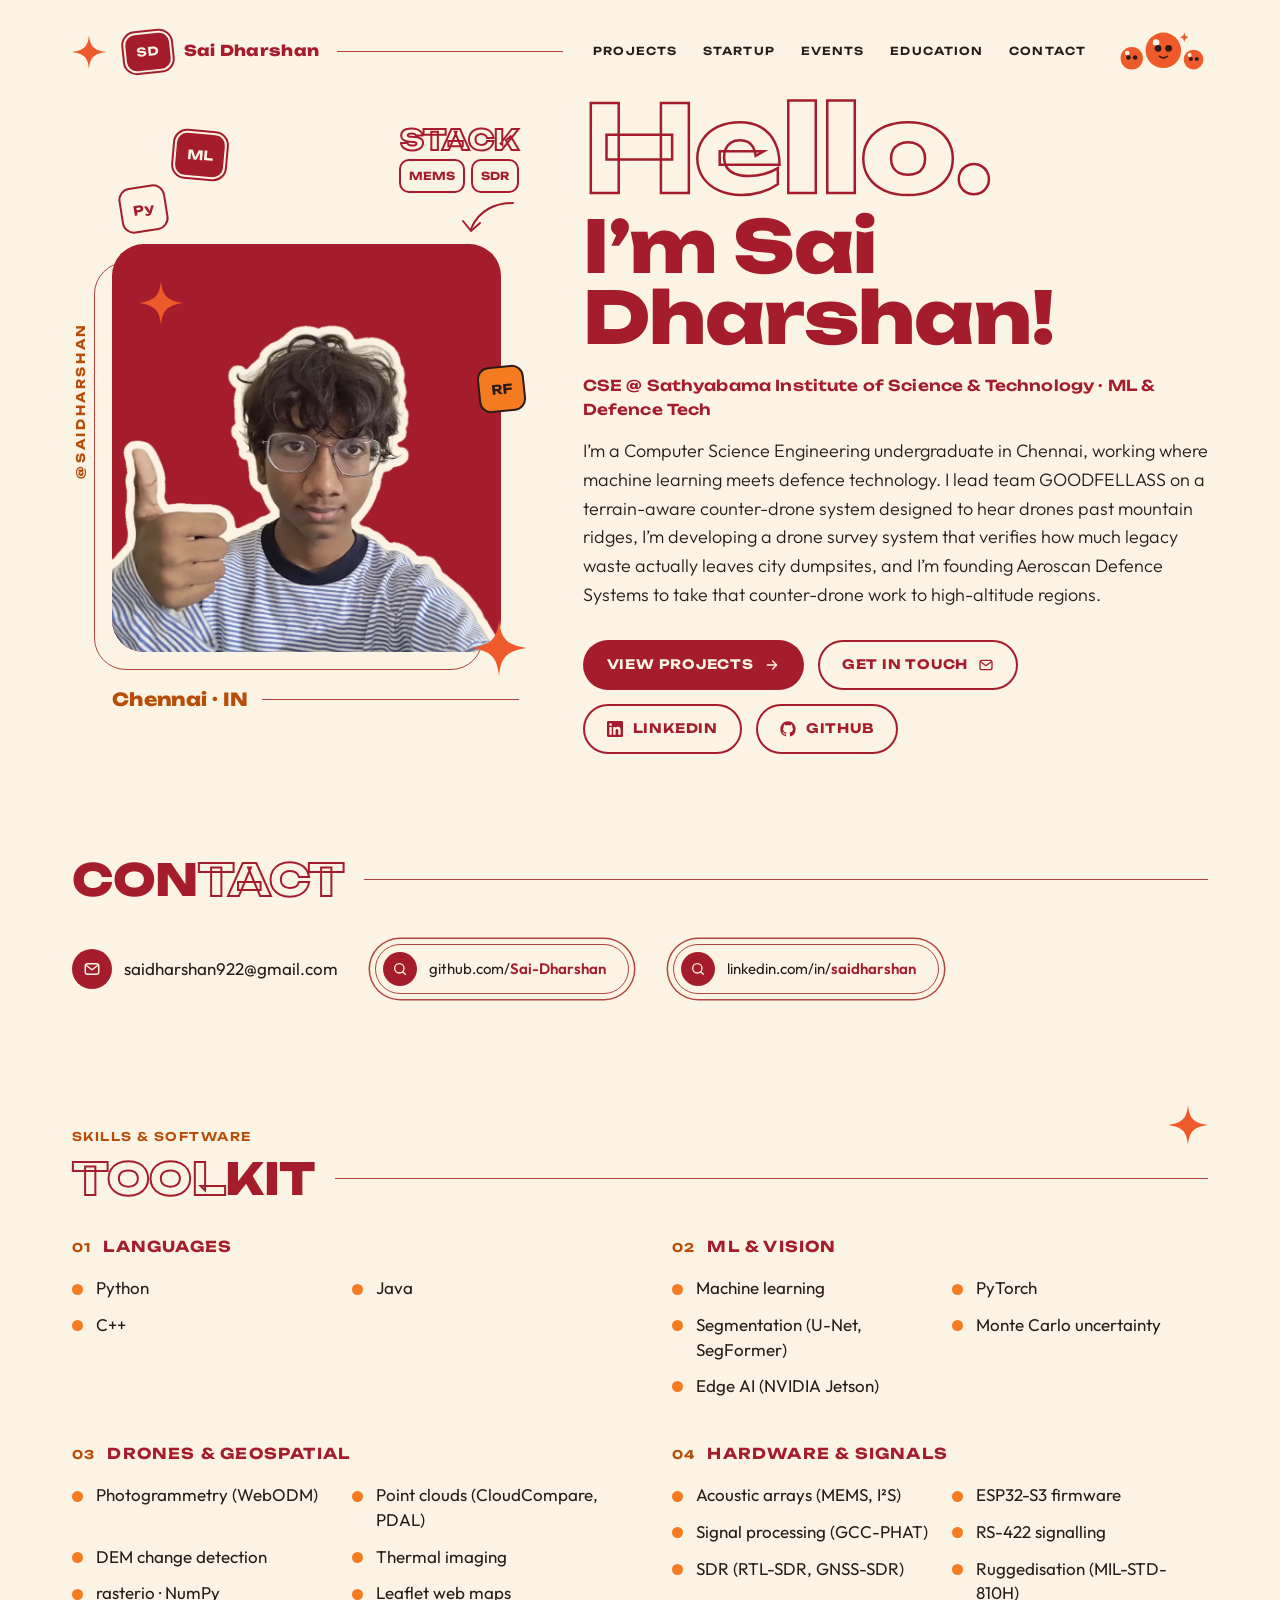
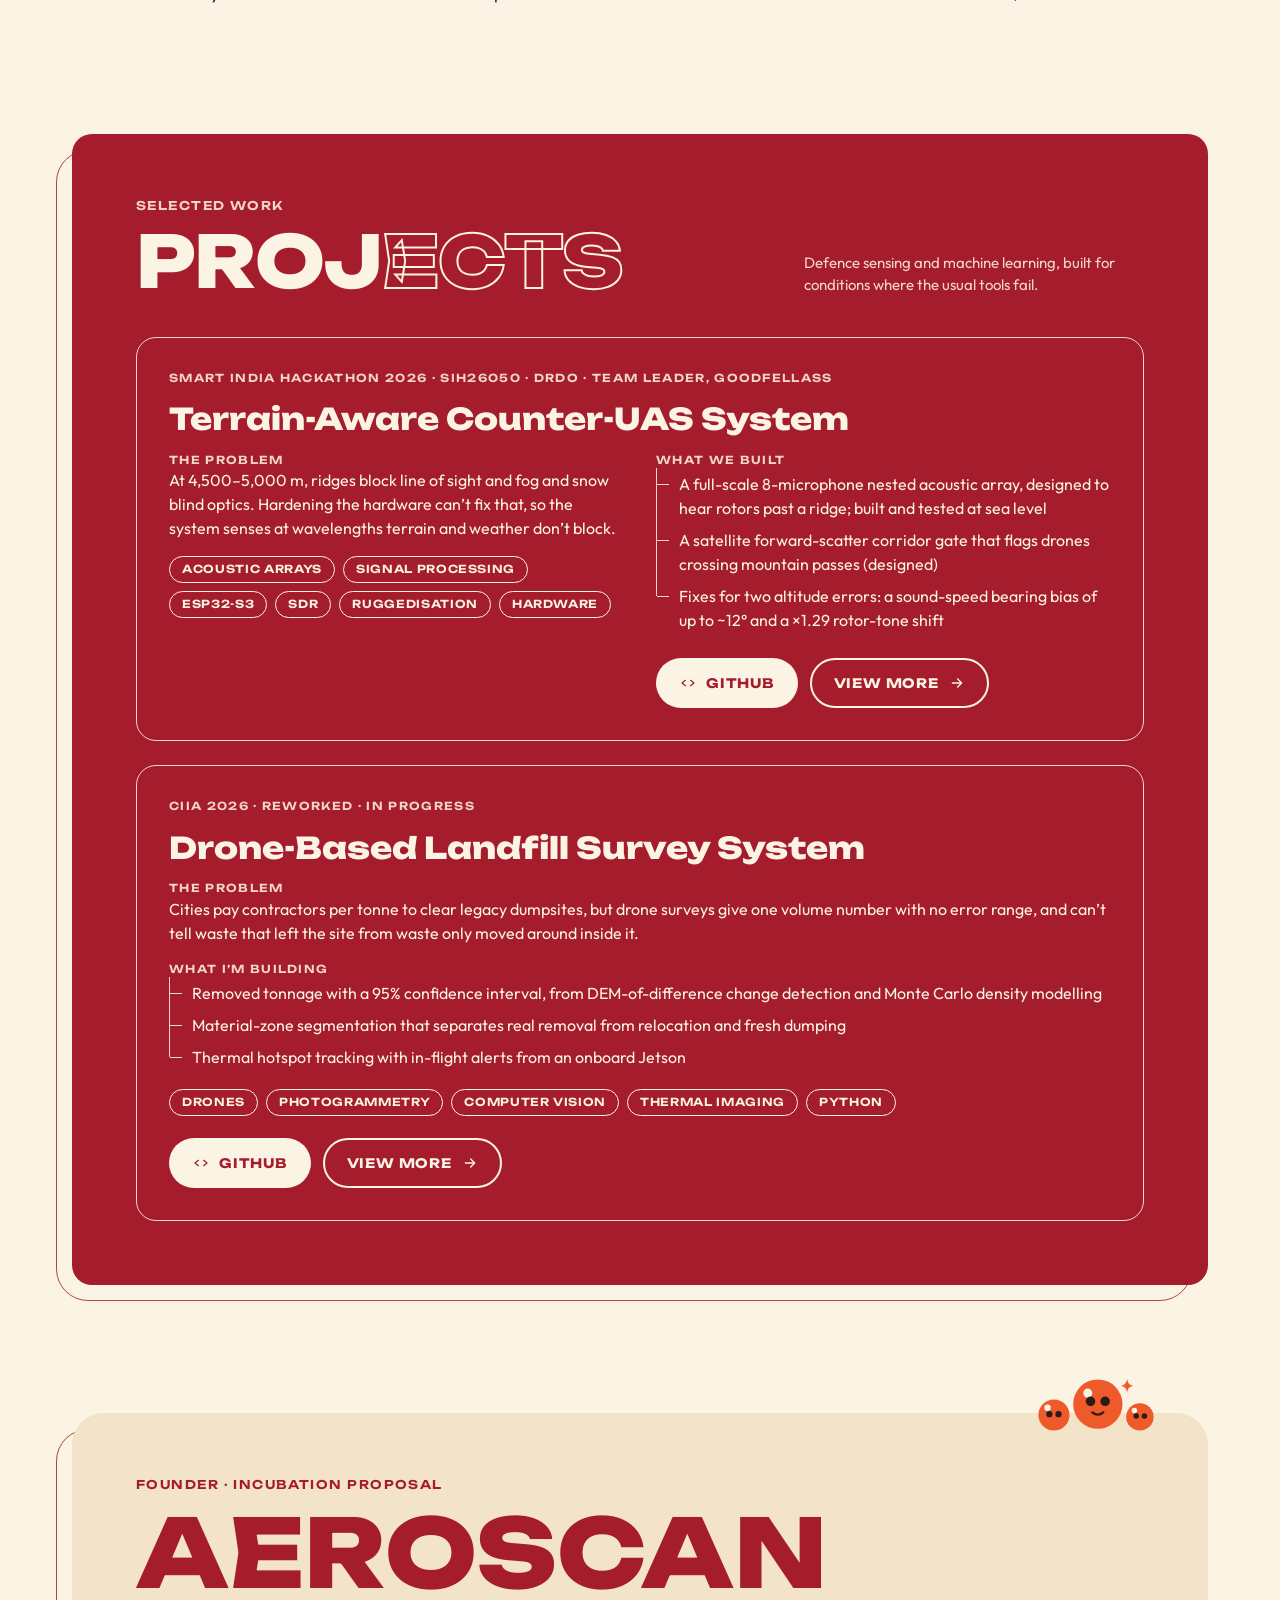
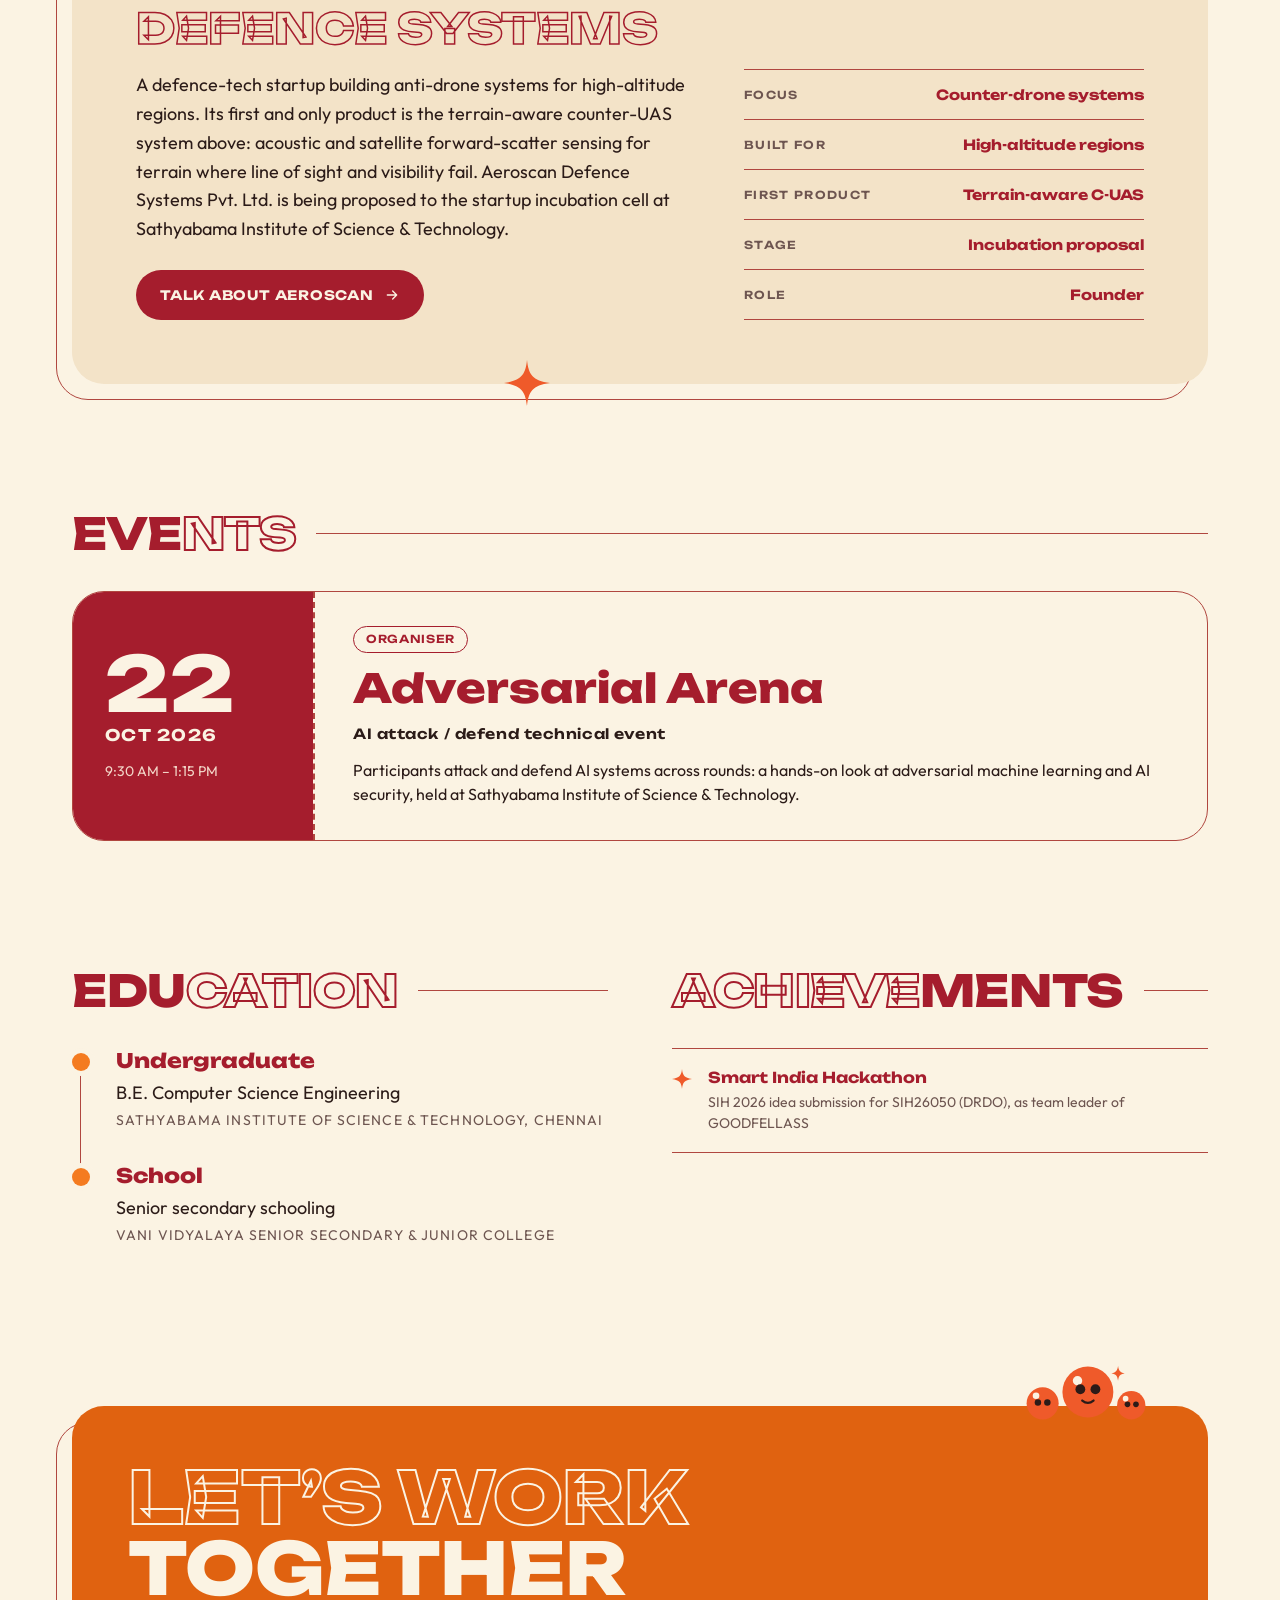
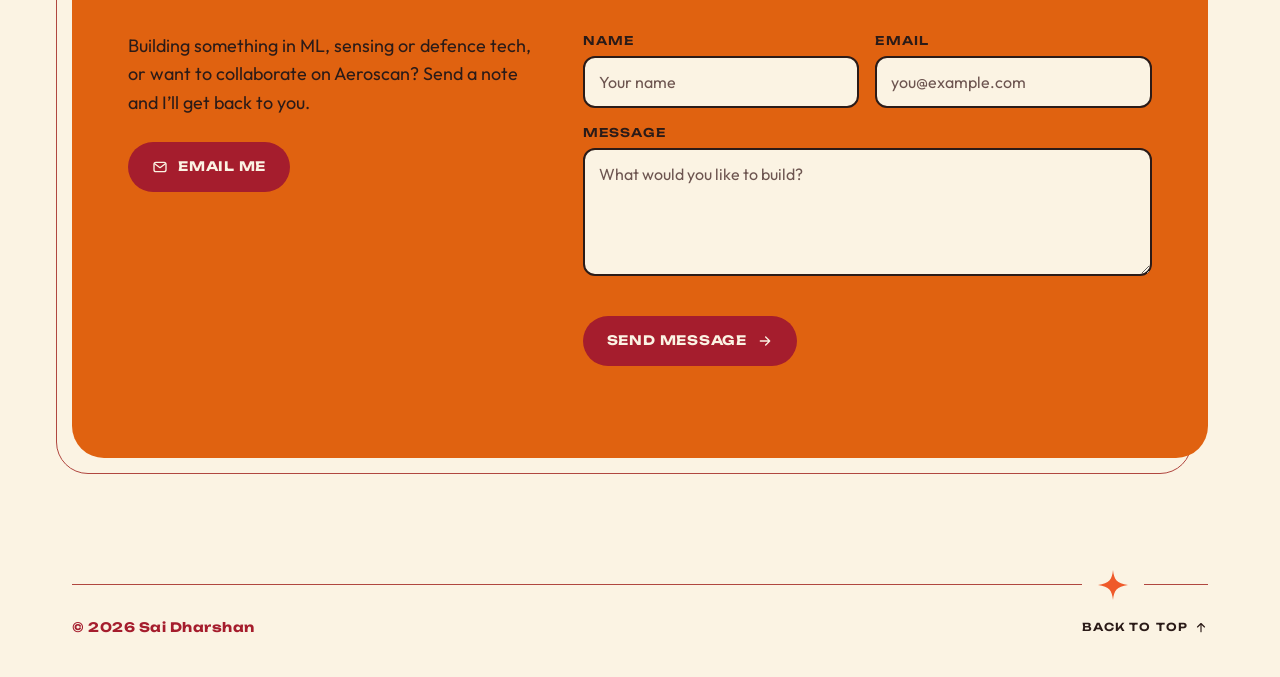
<file: index.html>
<!doctype html>
<html lang="en">
<head>
<meta charset="utf-8">
<meta name="viewport" content="width=device-width, initial-scale=1">
<title>Sai Dharshan | Software Developer &amp; Engineer</title>
<meta name="description" content="Explore Sai Dharshan's portfolio featuring software development, AI, machine learning, electronics, hardware engineering, projects and achievements.">
<meta name="author" content="Sai Dharshan">
<meta name="theme-color" content="#a51d2d">
<link rel="canonical" href="https://saidharshan.com/">
<meta property="og:type" content="website">
<meta property="og:site_name" content="Sai Dharshan">
<meta property="og:url" content="https://saidharshan.com/">
<meta property="og:title" content="Sai Dharshan | Software Developer &amp; Engineer">
<meta property="og:description" content="Explore Sai Dharshan's portfolio featuring software development, AI, machine learning, electronics, hardware engineering, projects and achievements.">
<meta property="og:image" content="https://saidharshan.com/assets/img/og-card.png">
<meta property="og:image:width" content="1200">
<meta property="og:image:height" content="630">
<meta property="og:image:alt" content="Sai Dharshan — ML &amp; Defence Tech, saidharshan.com">
<meta name="twitter:card" content="summary_large_image">
<meta name="twitter:title" content="Sai Dharshan | Software Developer &amp; Engineer">
<meta name="twitter:description" content="Explore Sai Dharshan's portfolio featuring software development, AI, machine learning, electronics, hardware engineering, projects and achievements.">
<meta name="twitter:image" content="https://saidharshan.com/assets/img/og-card.png">
<script type="application/ld+json">
{
  "@context": "https://schema.org",
  "@graph": [
    {
      "@type": "Person",
      "@id": "https://saidharshan.com/#person",
      "name": "Sai Dharshan",
      "url": "https://saidharshan.com/",
      "image": "https://saidharshan.com/assets/img/portrait.webp",
      "address": { "@type": "PostalAddress", "addressLocality": "Chennai", "addressCountry": "IN" },
      "affiliation": { "@type": "CollegeOrUniversity", "name": "Sathyabama Institute of Science & Technology" },
      "knowsAbout": ["Machine learning", "Computer vision", "Defence technology", "Drones", "Geospatial analysis", "Hardware and signals"],
      "sameAs": ["https://github.com/Sai-Dharshan", "https://www.linkedin.com/in/saidharshan"]
    },
    {
      "@type": "WebSite",
      "@id": "https://saidharshan.com/#website",
      "name": "Sai Dharshan",
      "url": "https://saidharshan.com/",
      "inLanguage": "en",
      "author": { "@id": "https://saidharshan.com/#person" },
      "publisher": { "@id": "https://saidharshan.com/#person" }
    }
  ]
}
</script>
<link rel="icon" href="assets/img/favicon.svg" type="image/svg+xml">
<link rel="preconnect" href="https://fonts.googleapis.com">
<link rel="preconnect" href="https://fonts.gstatic.com" crossorigin>
<link rel="stylesheet" href="https://fonts.googleapis.com/css2?family=Outfit:wght@300;400;500;600&family=Unbounded:wght@500;600;700;800&display=swap">
<link rel="stylesheet" href="assets/css/tokens.css">
<link rel="stylesheet" href="assets/css/components.css">
<link rel="stylesheet" href="assets/css/site.css">
<script src="assets/js/main.js"></script>
</head>
<body class="sd-root">
<a class="skip" href="#main">Skip to content</a>

<div class="wrap">
  <div class="topbar">
    <svg class="sd-spark" viewBox="0 0 48 48" aria-hidden="true"><path d="M24 0C25.6 15 29.6 21.4 48 24C29.6 26.6 25.6 33 24 48C22.4 33 18.4 26.6 0 24C18.4 21.4 22.4 15 24 0Z"/></svg>
    <a class="brand" href="#top" aria-label="Sai Dharshan, back to top"><span class="sd-sticker sd-sticker--crimson">SD</span><span class="txt">Sai Dharshan</span></a>
    <span class="grow" aria-hidden="true"></span>
    <button class="menu-btn" id="menu-btn" type="button" aria-expanded="false" aria-controls="site-nav"><svg viewBox="0 0 24 24" fill="none" stroke="currentColor" stroke-width="2" stroke-linecap="round" aria-hidden="true"><path d="M4 7h16M4 12h16M4 17h16"/></svg>Menu</button>
    <nav class="nav" id="site-nav" aria-label="Sections">
      <a href="#projects">Projects</a><a href="#startup">Startup</a><a href="#events">Events</a><a href="#education">Education</a><a href="#contact">Contact</a>
    </nav>
    <svg class="sd-blobs" viewBox="0 0 140 72" aria-hidden="true"><g class="b"><circle cx="24" cy="46" r="17"/><circle cx="72" cy="34" r="27"/><circle cx="118" cy="48" r="15"/></g><g class="h"><circle cx="17" cy="38" r="3.5"/><circle cx="61" cy="22" r="5"/><circle cx="112" cy="41" r="3"/></g><g class="e"><circle cx="19" cy="45" r="3.4"/><circle cx="29" cy="45" r="3.4"/><circle cx="64" cy="31" r="5.2"/><circle cx="80" cy="31" r="5.2"/><circle cx="114" cy="47" r="3"/><circle cx="123" cy="47" r="3"/></g><path class="m" d="M66 43q6 5 12 0"/><path class="b" d="M104 6c.7 5 2 7 7 8-5 1-6.3 3-7 8-.7-5-2-7-7-8 5-1 6.3-3 7-8Z"/></svg>
  </div>
</div>

<main id="main">

<!-- 1 · HERO -->
<header class="wrap" id="top">
  <div class="hero-grid">
    <div class="portrait sd-reveal">
      <span class="handle" aria-hidden="true">@saidharshan</span>
      <div class="pstage">
        <div class="pframe" aria-hidden="true"></div>
        <div class="pblock" aria-hidden="true"></div>
        <svg class="sd-spark sp1" viewBox="0 0 48 48" aria-hidden="true"><path d="M24 0C25.6 15 29.6 21.4 48 24C29.6 26.6 25.6 33 24 48C22.4 33 18.4 26.6 0 24C18.4 21.4 22.4 15 24 0Z"/></svg>
        <div class="photo">
          <img src="assets/img/portrait.webp" width="840" height="721" alt="Sai Dharshan giving a thumbs up" fetchpriority="high">
        </div>
        <span class="st st1 sd-sticker">Py</span>
        <span class="st st2 sd-sticker sd-sticker--crimson">ML</span>
        <span class="st st3 sd-sticker sd-sticker--orange">RF</span>
        <div class="stack" aria-hidden="true">
          <span class="sd-split sd-split--sm"><span class="o">Stack</span></span>
          <div class="chips"><span class="sd-sticker">MEMS</span><span class="sd-sticker">SDR</span></div>
          <svg class="arrow" viewBox="0 0 70 40"><path d="M64 4C48 4 30 10 22 30"/><path d="M14 22l8 10 9-8"/></svg>
        </div>
        <svg class="sd-spark sp2" viewBox="0 0 48 48" aria-hidden="true"><path d="M24 0C25.6 15 29.6 21.4 48 24C29.6 26.6 25.6 33 24 48C22.4 33 18.4 26.6 0 24C18.4 21.4 22.4 15 24 0Z"/></svg>
      </div>
      <div class="loc">Chennai · IN</div>
    </div>

    <div class="intro sd-reveal">
      <p class="sd-split sd-split--xl sd-split--case" aria-hidden="true"><span class="o">Hello.</span></p>
      <h1 class="sd-split sd-split--lg sd-split--case"><span class="s">I’m Sai Dharshan!</span></h1>
      <p class="where">CSE @ Sathyabama Institute of Science &amp; Technology · ML &amp; Defence Tech</p>
      <p class="lede">I’m a Computer Science Engineering undergraduate in Chennai, working where machine learning meets defence technology. I lead team GOODFELLASS on a terrain-aware counter-drone system designed to hear drones past mountain ridges, I’m developing a drone survey system that verifies how much legacy waste actually leaves city dumpsites, and I’m founding Aeroscan Defence Systems to take that counter-drone work to high-altitude regions.</p>
      <div class="cta-row">
        <a class="sd-btn sd-btn--primary" href="#projects">View Projects <svg viewBox="0 0 24 24" fill="none" stroke="currentColor" stroke-width="2" stroke-linecap="round" stroke-linejoin="round" aria-hidden="true"><path d="M5 12h14m-6-6 6 6-6 6"/></svg></a>
        <a class="sd-btn sd-btn--ghost" href="#contact">Get in touch <svg viewBox="0 0 24 24" fill="none" stroke="currentColor" stroke-width="2" stroke-linecap="round" stroke-linejoin="round" aria-hidden="true"><rect x="3" y="5" width="18" height="14" rx="3"/><path d="m4 7 8 6 8-6"/></svg></a>
      </div>
      <div class="cta-row social-row">
        <a class="sd-btn sd-btn--ghost" href="https://www.linkedin.com/in/saidharshan" target="_blank" rel="noopener"><svg viewBox="0 0 24 24" fill="currentColor" aria-hidden="true"><path d="M20.45 20.45h-3.56v-5.57c0-1.33-.02-3.04-1.85-3.04-1.85 0-2.14 1.45-2.14 2.94v5.67H9.35V9h3.41v1.56h.05c.48-.9 1.64-1.85 3.37-1.85 3.6 0 4.27 2.37 4.27 5.46v6.28ZM5.34 7.43a2.06 2.06 0 1 1 0-4.13 2.06 2.06 0 0 1 0 4.13ZM7.12 20.45H3.56V9h3.56v11.45ZM22.22 0H1.77C.79 0 0 .77 0 1.73v20.54C0 23.23.79 24 1.77 24h20.45c.98 0 1.78-.77 1.78-1.73V1.73C24 .77 23.2 0 22.22 0Z"/></svg> LinkedIn</a>
        <a class="sd-btn sd-btn--ghost" href="https://github.com/Sai-Dharshan" target="_blank" rel="noopener"><svg viewBox="0 0 24 24" fill="currentColor" aria-hidden="true"><path d="M12 .5C5.65.5.5 5.65.5 12a11.5 11.5 0 0 0 7.86 10.92c.58.1.79-.25.79-.56v-2c-3.2.7-3.87-1.37-3.87-1.37-.52-1.33-1.28-1.69-1.28-1.69-1.04-.71.08-.7.08-.7 1.15.08 1.76 1.19 1.76 1.19 1.03 1.76 2.69 1.25 3.35.96.1-.75.4-1.25.73-1.54-2.55-.29-5.24-1.28-5.24-5.68 0-1.26.45-2.28 1.19-3.09-.12-.29-.52-1.46.11-3.05 0 0 .97-.31 3.17 1.18a11 11 0 0 1 5.77 0c2.2-1.49 3.17-1.18 3.17-1.18.63 1.59.23 2.76.11 3.05.74.81 1.19 1.83 1.19 3.09 0 4.41-2.69 5.39-5.25 5.67.41.36.78 1.06.78 2.14v3.17c0 .31.21.67.8.56A11.5 11.5 0 0 0 23.5 12C23.5 5.65 18.35.5 12 .5Z"/></svg> GitHub</a>
      </div>
    </div>
  </div>
</header>

<!-- 2 · CONTACT STRIP -->
<section class="wrap sec" aria-labelledby="contact-strip-h">
  <div class="sd-head sec-head sd-reveal"><h2 id="contact-strip-h" class="sd-split"><span class="s">Con</span><span class="o">tact</span></h2></div>
  <div class="strip-row sd-reveal">
    <a class="ci-item" href="mailto:saidharshan922@gmail.com"><span class="ci"><svg viewBox="0 0 24 24" fill="none" stroke="currentColor" stroke-width="2" stroke-linecap="round" stroke-linejoin="round" aria-hidden="true"><rect x="3" y="5" width="18" height="14" rx="3"/><path d="m4 7 8 6 8-6"/></svg></span><span>saidharshan922@gmail.com</span></a>
    <a class="sd-pill" href="https://github.com/Sai-Dharshan" target="_blank" rel="noopener"><span class="sd-pill__icon"><svg viewBox="0 0 24 24" fill="none" stroke="currentColor" stroke-width="2" stroke-linecap="round" stroke-linejoin="round" aria-hidden="true"><circle cx="11" cy="11" r="7"/><path d="m20 20-4-4"/></svg></span><span class="sd-pill__text">github.com/<b>Sai-Dharshan</b></span></a>
    <a class="sd-pill" href="https://www.linkedin.com/in/saidharshan" target="_blank" rel="noopener"><span class="sd-pill__icon"><svg viewBox="0 0 24 24" fill="none" stroke="currentColor" stroke-width="2" stroke-linecap="round" stroke-linejoin="round" aria-hidden="true"><circle cx="11" cy="11" r="7"/><path d="m20 20-4-4"/></svg></span><span class="sd-pill__text">linkedin.com/in/<b>saidharshan</b></span></a>
  </div>
</section>

<!-- 3 · SKILLS -->
<section class="wrap sec skills" aria-labelledby="skills-h">
  <svg class="sd-spark deco" viewBox="0 0 48 48" aria-hidden="true"><path d="M24 0C25.6 15 29.6 21.4 48 24C29.6 26.6 25.6 33 24 48C22.4 33 18.4 26.6 0 24C18.4 21.4 22.4 15 24 0Z"/></svg>
  <div class="sec-head sd-reveal">
    <p class="sd-eyebrow">Skills &amp; software</p>
    <div class="sd-head"><h2 id="skills-h" class="sd-split"><span class="o">Tool</span><span class="s">kit</span></h2></div>
  </div>
  <div class="skills-grid">
    <div class="skill sd-reveal"><h3><span class="n">01</span>Languages</h3>
      <ul class="sd-dots"><li>Python</li><li>Java</li><li>C++</li></ul></div>
    <div class="skill sd-reveal"><h3><span class="n">02</span>ML &amp; Vision</h3>
      <ul class="sd-dots"><li>Machine learning</li><li>PyTorch</li><li>Segmentation (U-Net, SegFormer)</li><li>Monte Carlo uncertainty</li><li>Edge AI (NVIDIA Jetson)</li></ul></div>
    <div class="skill sd-reveal"><h3><span class="n">03</span>Drones &amp; Geospatial</h3>
      <ul class="sd-dots"><li>Photogrammetry (WebODM)</li><li>Point clouds (CloudCompare, PDAL)</li><li>DEM change detection</li><li>Thermal imaging</li><li>rasterio · NumPy</li><li>Leaflet web maps</li></ul></div>
    <div class="skill sd-reveal"><h3><span class="n">04</span>Hardware &amp; Signals</h3>
      <ul class="sd-dots"><li>Acoustic arrays (MEMS, I²S)</li><li>ESP32-S3 firmware</li><li>Signal processing (GCC-PHAT)</li><li>RS-422 signalling</li><li>SDR (RTL-SDR, GNSS-SDR)</li><li>Ruggedisation (MIL-STD-810H)</li></ul></div>
  </div>
</section>

<!-- 4 · PROJECTS -->
<section class="wrap sec projects" id="projects" aria-labelledby="projects-h">
  <div class="sd-offset sd-reveal">
    <div class="sd-panel sd-on-crimson">
      <div class="panel-head">
        <div>
          <p class="sd-eyebrow">Selected work</p>
          <h2 id="projects-h" class="sd-split sd-split--lg sd-split--cream"><span class="s">Proj</span><span class="o">ects</span></h2>
        </div>
        <p class="note">Defence sensing and machine learning, built for conditions where the usual tools fail.</p>
      </div>
      <div class="proj-grid">
        <article class="sd-project feat">
          <p class="sd-project__kicker">Smart India Hackathon 2026 · SIH26050 · DRDO · Team leader, GOODFELLASS</p>
          <h3 class="sd-project__title">Terrain-Aware Counter-UAS System</h3>
          <div class="feat-body">
            <div>
              <div><p class="sd-project__label">The problem</p>
                <p>At 4,500–5,000 m, ridges block line of sight and fog and snow blind optics. Hardening the hardware can’t fix that, so the system senses at wavelengths terrain and weather don’t block.</p></div>
              <div class="sd-tags"><span class="sd-tag">Acoustic arrays</span><span class="sd-tag">Signal processing</span><span class="sd-tag">ESP32-S3</span><span class="sd-tag">SDR</span><span class="sd-tag">Ruggedisation</span><span class="sd-tag">Hardware</span></div>
            </div>
            <div>
              <div><p class="sd-project__label">What we built</p>
                <ul class="sd-tree">
                  <li>A full-scale 8-microphone nested acoustic array, designed to hear rotors past a ridge; built and tested at sea level</li>
                  <li>A satellite forward-scatter corridor gate that flags drones crossing mountain passes (designed)</li>
                  <li>Fixes for two altitude errors: a sound-speed bearing bias of up to ~12° and a ×1.29 rotor-tone shift</li>
                </ul></div>
              <div class="sd-btnrow">
                <a class="sd-btn sd-btn--cream" href="https://github.com/Sai-Dharshan" target="_blank" rel="noopener"><svg viewBox="0 0 24 24" fill="none" stroke="currentColor" stroke-width="2" stroke-linecap="round" stroke-linejoin="round" aria-hidden="true"><path d="m8 8-5 4 5 4m8-8 5 4-5 4"/></svg> GitHub</a>
                <a class="sd-btn sd-btn--line-cream" href="projects/counter-uas.html" aria-label="View more about the Terrain-Aware Counter-UAS System">View more <svg viewBox="0 0 24 24" fill="none" stroke="currentColor" stroke-width="2" stroke-linecap="round" stroke-linejoin="round" aria-hidden="true"><path d="M5 12h14m-6-6 6 6-6 6"/></svg></a>
              </div>
            </div>
          </div>
        </article>

        <article class="sd-project">
          <p class="sd-project__kicker">CiiA 2026 · Reworked · In progress</p>
          <h3 class="sd-project__title">Drone-Based Landfill Survey System</h3>
          <div><p class="sd-project__label">The problem</p>
            <p>Cities pay contractors per tonne to clear legacy dumpsites, but drone surveys give one volume number with no error range, and can’t tell waste that left the site from waste only moved around inside it.</p></div>
          <div><p class="sd-project__label">What I’m building</p>
            <ul class="sd-tree">
              <li>Removed tonnage with a 95% confidence interval, from DEM-of-difference change detection and Monte Carlo density modelling</li>
              <li>Material-zone segmentation that separates real removal from relocation and fresh dumping</li>
              <li>Thermal hotspot tracking with in-flight alerts from an onboard Jetson</li>
            </ul></div>
          <div class="sd-tags"><span class="sd-tag">Drones</span><span class="sd-tag">Photogrammetry</span><span class="sd-tag">Computer vision</span><span class="sd-tag">Thermal imaging</span><span class="sd-tag">Python</span></div>
          <div class="sd-btnrow">
            <a class="sd-btn sd-btn--cream" href="https://github.com/Sai-Dharshan" target="_blank" rel="noopener"><svg viewBox="0 0 24 24" fill="none" stroke="currentColor" stroke-width="2" stroke-linecap="round" stroke-linejoin="round" aria-hidden="true"><path d="m8 8-5 4 5 4m8-8 5 4-5 4"/></svg> GitHub</a>
            <a class="sd-btn sd-btn--line-cream" href="projects/landfill-survey.html" aria-label="View more about the Drone-Based Landfill Survey System">View more <svg viewBox="0 0 24 24" fill="none" stroke="currentColor" stroke-width="2" stroke-linecap="round" stroke-linejoin="round" aria-hidden="true"><path d="M5 12h14m-6-6 6 6-6 6"/></svg></a>
          </div>
        </article>

      </div>
    </div>
  </div>
</section>

<!-- 5 · STARTUP -->
<section class="wrap sec" id="startup" aria-labelledby="startup-h">
  <div class="sd-offset sd-reveal">
    <div class="startup-card">
      <svg class="sd-blobs" viewBox="0 0 140 72" aria-hidden="true"><g class="b"><circle cx="24" cy="46" r="17"/><circle cx="72" cy="34" r="27"/><circle cx="118" cy="48" r="15"/></g><g class="h"><circle cx="17" cy="38" r="3.5"/><circle cx="61" cy="22" r="5"/><circle cx="112" cy="41" r="3"/></g><g class="e"><circle cx="19" cy="45" r="3.4"/><circle cx="29" cy="45" r="3.4"/><circle cx="64" cy="31" r="5.2"/><circle cx="80" cy="31" r="5.2"/><circle cx="114" cy="47" r="3"/><circle cx="123" cy="47" r="3"/></g><path class="m" d="M66 43q6 5 12 0"/><path class="b" d="M104 6c.7 5 2 7 7 8-5 1-6.3 3-7 8-.7-5-2-7-7-8 5-1 6.3-3 7-8Z"/></svg>
      <div>
        <p class="sd-eyebrow">Founder · Incubation proposal</p>
        <h2 id="startup-h" class="sd-split name"><span class="s">Aeroscan</span><span class="o">Defence Systems</span></h2>
        <p class="lede">A defence-tech startup building anti-drone systems for high-altitude regions. Its first and only product is the terrain-aware counter-UAS system above: acoustic and satellite forward-scatter sensing for terrain where line of sight and visibility fail. Aeroscan Defence Systems Pvt. Ltd. is being proposed to the startup incubation cell at Sathyabama Institute of Science &amp; Technology.</p>
        <div class="cta-row"><a class="sd-btn sd-btn--primary" href="#contact">Talk about Aeroscan <svg viewBox="0 0 24 24" fill="none" stroke="currentColor" stroke-width="2" stroke-linecap="round" stroke-linejoin="round" aria-hidden="true"><path d="M5 12h14m-6-6 6 6-6 6"/></svg></a></div>
      </div>
      <dl class="facts">
        <div><dt>Focus</dt><dd>Counter-drone systems</dd></div>
        <div><dt>Built for</dt><dd>High-altitude regions</dd></div>
        <div><dt>First product</dt><dd>Terrain-aware C-UAS</dd></div>
        <div><dt>Stage</dt><dd>Incubation proposal</dd></div>
        <div><dt>Role</dt><dd>Founder</dd></div>
      </dl>
      <svg class="sd-spark" viewBox="0 0 48 48" aria-hidden="true"><path d="M24 0C25.6 15 29.6 21.4 48 24C29.6 26.6 25.6 33 24 48C22.4 33 18.4 26.6 0 24C18.4 21.4 22.4 15 24 0Z"/></svg>
    </div>
  </div>
</section>

<!-- 6 · EVENTS -->
<section class="wrap sec" id="events" aria-labelledby="events-h">
  <div class="sd-head sec-head sd-reveal"><h2 id="events-h" class="sd-split"><span class="s">Eve</span><span class="o">nts</span></h2></div>
  <article class="event sd-reveal">
    <div class="event-date"><span class="d">22</span><span class="m">OCT 2026</span><span class="t">9:30 AM – 1:15 PM</span></div>
    <div class="event-body">
      <span class="sd-tag" style="align-self:flex-start">Organiser</span>
      <h3>Adversarial Arena</h3>
      <p class="sub">AI attack / defend technical event</p>
      <p>Participants attack and defend AI systems across rounds: a hands-on look at adversarial machine learning and AI security, held at Sathyabama Institute of Science &amp; Technology.</p>
    </div>
  </article>
</section>

<!-- 7 · EDUCATION  +  8 · ACHIEVEMENTS -->
<section class="wrap sec" aria-label="Education and achievements">
  <div class="two">
    <div id="education">
      <div class="sd-head sec-head sd-reveal"><h2 class="sd-split"><span class="s">Edu</span><span class="o">cation</span></h2></div>
      <ol class="sd-timeline sd-reveal">
        <li><p class="sd-timeline__when">Undergraduate</p>
          <p class="sd-timeline__what">B.E. Computer Science Engineering</p>
          <p class="sd-timeline__meta">Sathyabama Institute of Science &amp; Technology, Chennai</p></li>
        <li><p class="sd-timeline__when">School</p>
          <p class="sd-timeline__what">Senior secondary schooling</p>
          <p class="sd-timeline__meta">Vani Vidyalaya Senior Secondary &amp; Junior College</p></li>
      </ol>
    </div>
    <div id="achievements">
      <div class="sd-head sec-head sd-reveal"><h2 class="sd-split"><span class="o">Achieve</span><span class="s">ments</span></h2></div>
      <ul class="ach sd-reveal">
        <li><svg class="sd-spark" viewBox="0 0 48 48" aria-hidden="true"><path d="M24 0C25.6 15 29.6 21.4 48 24C29.6 26.6 25.6 33 24 48C22.4 33 18.4 26.6 0 24C18.4 21.4 22.4 15 24 0Z"/></svg><div><p class="t">Smart India Hackathon</p><p class="m">SIH 2026 idea submission for SIH26050 (DRDO), as team leader of GOODFELLASS</p></div></li>
      </ul>
    </div>
  </div>
</section>

<!-- 9 · LET'S WORK TOGETHER -->
<section class="wrap sec cta-sec" id="contact" aria-labelledby="cta-h">
  <div class="sd-offset sd-reveal">
    <div class="sd-cta">
      <svg class="sd-blobs" viewBox="0 0 140 72" aria-hidden="true"><g class="b"><circle cx="24" cy="46" r="17"/><circle cx="72" cy="34" r="27"/><circle cx="118" cy="48" r="15"/></g><g class="h"><circle cx="17" cy="38" r="3.5"/><circle cx="61" cy="22" r="5"/><circle cx="112" cy="41" r="3"/></g><g class="e"><circle cx="19" cy="45" r="3.4"/><circle cx="29" cy="45" r="3.4"/><circle cx="64" cy="31" r="5.2"/><circle cx="80" cy="31" r="5.2"/><circle cx="114" cy="47" r="3"/><circle cx="123" cy="47" r="3"/></g><path class="m" d="M66 43q6 5 12 0"/><path class="b" d="M104 6c.7 5 2 7 7 8-5 1-6.3 3-7 8-.7-5-2-7-7-8 5-1 6.3-3 7-8Z"/></svg>
      <h2 id="cta-h" class="sd-split sd-split--lg cta-title"><span class="o">Let’s work</span><span class="s">together</span></h2>
      <div class="cta-grid">
        <div>
          <p class="lede">Building something in ML, sensing or defence tech, or want to collaborate on Aeroscan? Send a note and I’ll get back to you.</p>
          <a class="sd-btn sd-btn--primary" href="mailto:saidharshan922@gmail.com"><svg viewBox="0 0 24 24" fill="none" stroke="currentColor" stroke-width="2" stroke-linecap="round" stroke-linejoin="round" aria-hidden="true"><rect x="3" y="5" width="18" height="14" rx="3"/><path d="m4 7 8 6 8-6"/></svg> Email me</a>
        </div>
        <form class="form" id="contact-form">
          <div class="sd-field"><label for="f-name">Name</label><input id="f-name" name="name" autocomplete="name" placeholder="Your name" required></div>
          <div class="sd-field"><label for="f-email">Email</label><input id="f-email" name="email" type="email" autocomplete="email" placeholder="you@example.com" required></div>
          <div class="sd-field full"><label for="f-msg">Message</label><textarea id="f-msg" name="message" placeholder="What would you like to build?" required></textarea></div>
          <div class="full"><button class="sd-btn sd-btn--primary" type="submit">Send message <svg viewBox="0 0 24 24" fill="none" stroke="currentColor" stroke-width="2" stroke-linecap="round" stroke-linejoin="round" aria-hidden="true"><path d="M5 12h14m-6-6 6 6-6 6"/></svg></button></div>
          <p class="sent full" id="sent" role="status"></p>
        </form>
      </div>
    </div>
  </div>
</section>

</main>

<!-- 10 · FOOTER -->
<footer class="foot">
  <div class="foot-line"><hr class="sd-rule"><svg class="sd-spark" viewBox="0 0 48 48" aria-hidden="true"><path d="M24 0C25.6 15 29.6 21.4 48 24C29.6 26.6 25.6 33 24 48C22.4 33 18.4 26.6 0 24C18.4 21.4 22.4 15 24 0Z"/></svg><hr class="sd-rule" style="flex:0 0 64px"></div>
  <div class="foot-row"><span class="c">© <span id="year">2026</span> Sai Dharshan</span><a href="#top">Back to top <svg viewBox="0 0 24 24" fill="none" stroke="currentColor" stroke-width="2" stroke-linecap="round" stroke-linejoin="round" aria-hidden="true"><path d="M12 20V6m-6 6 6-6 6 6"/></svg></a></div>
</footer>
</body>
</html>
</file>
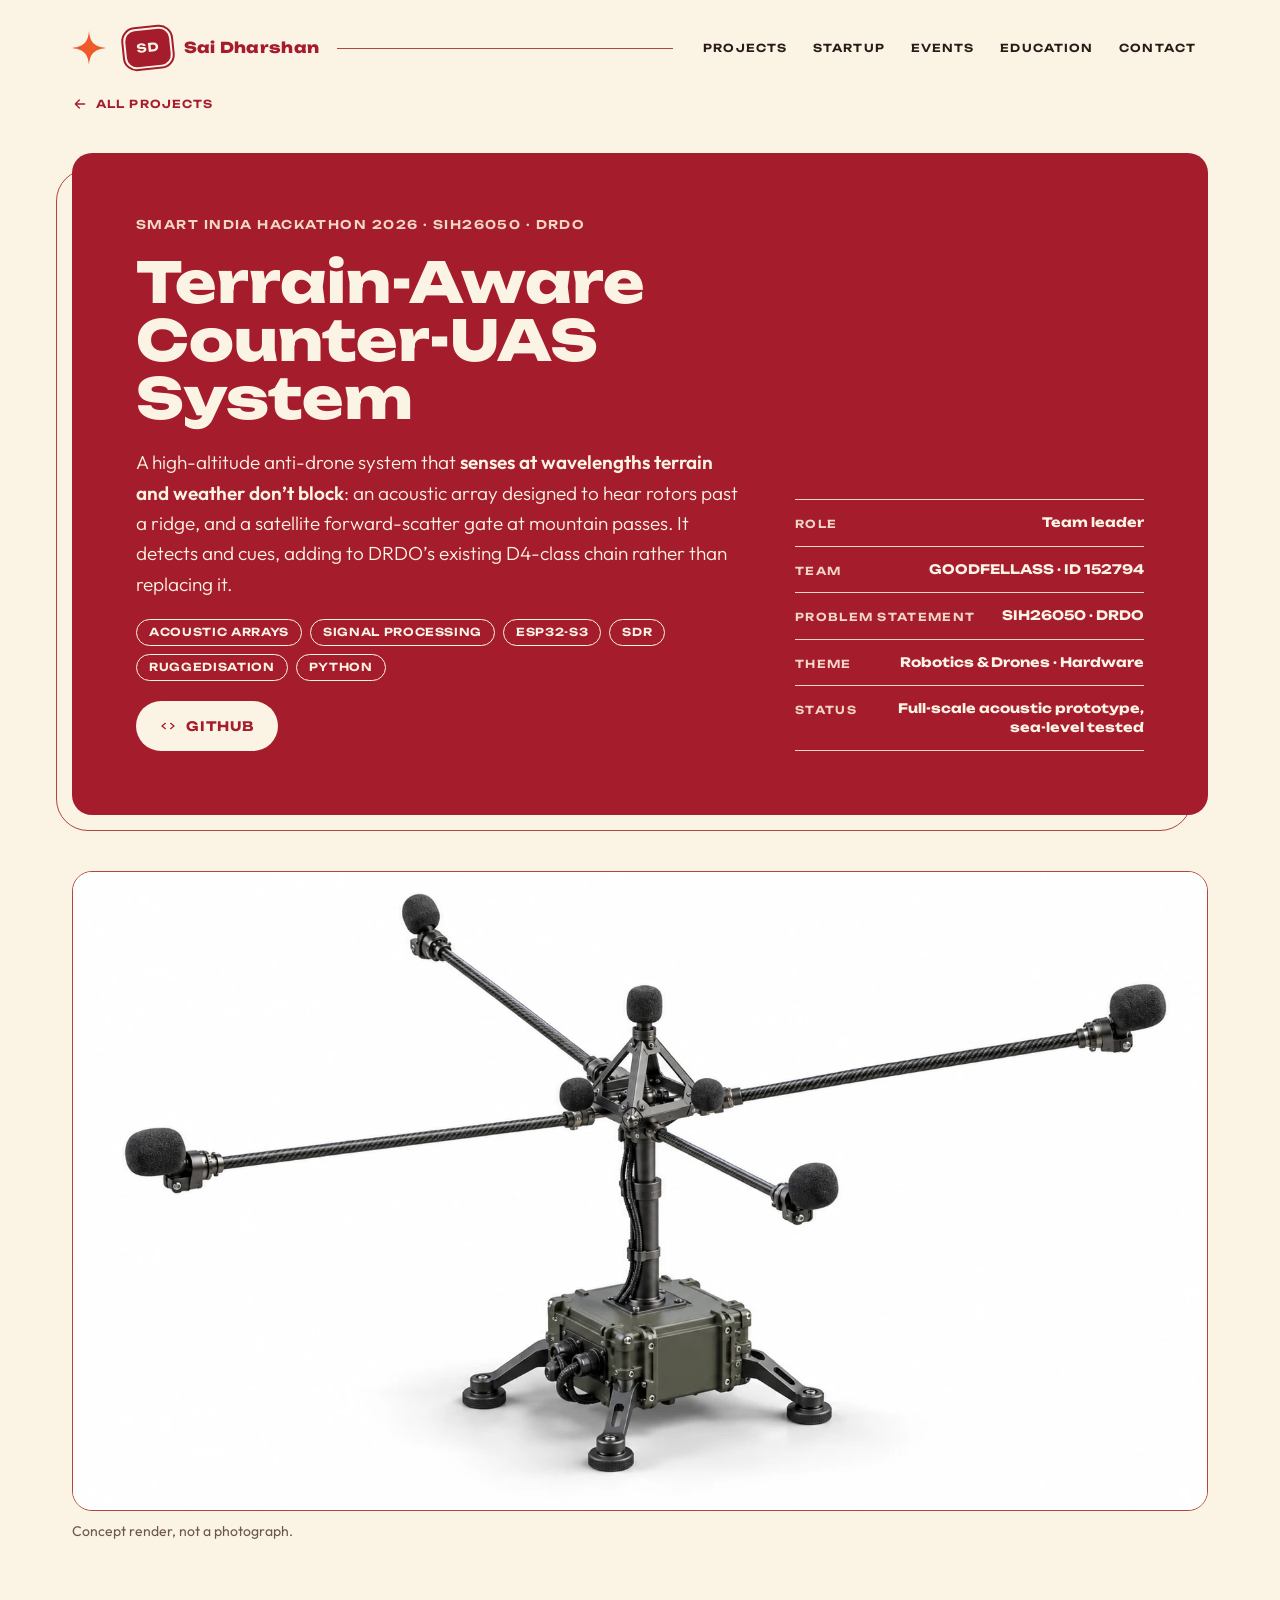
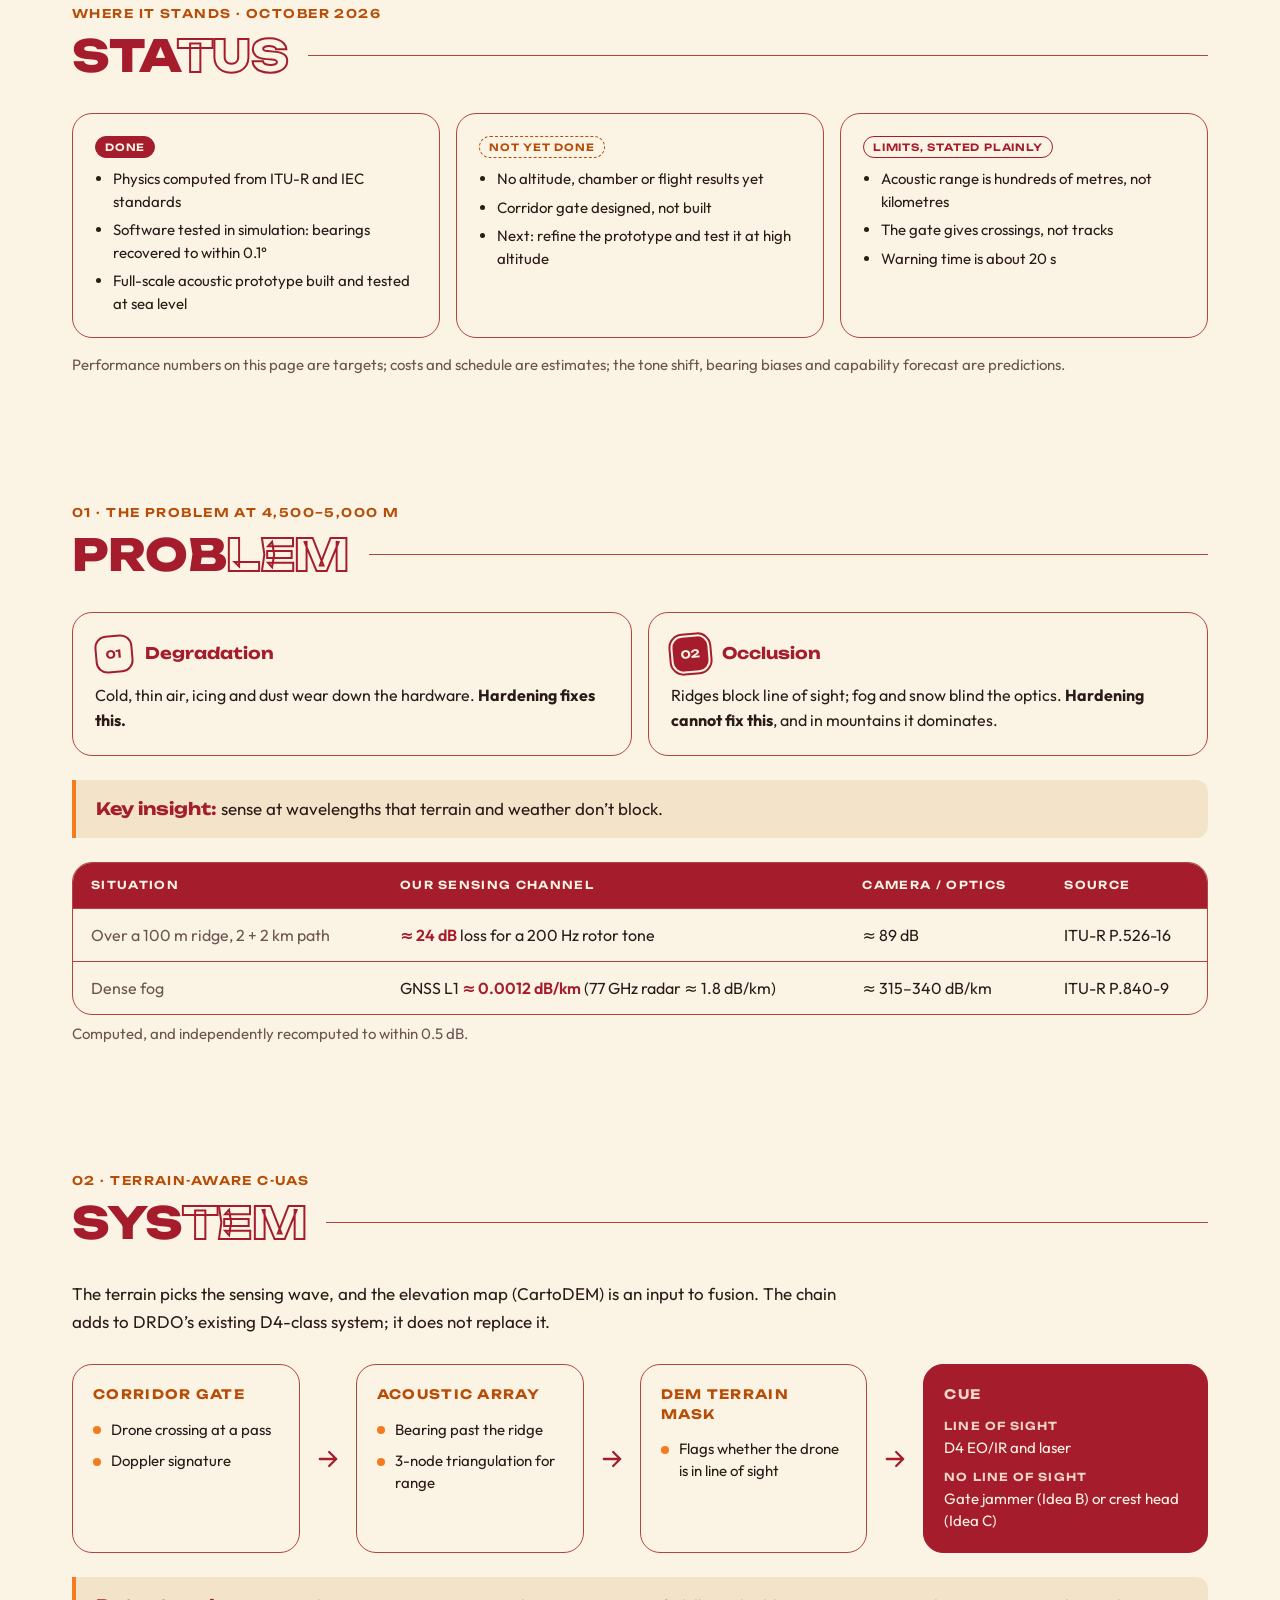
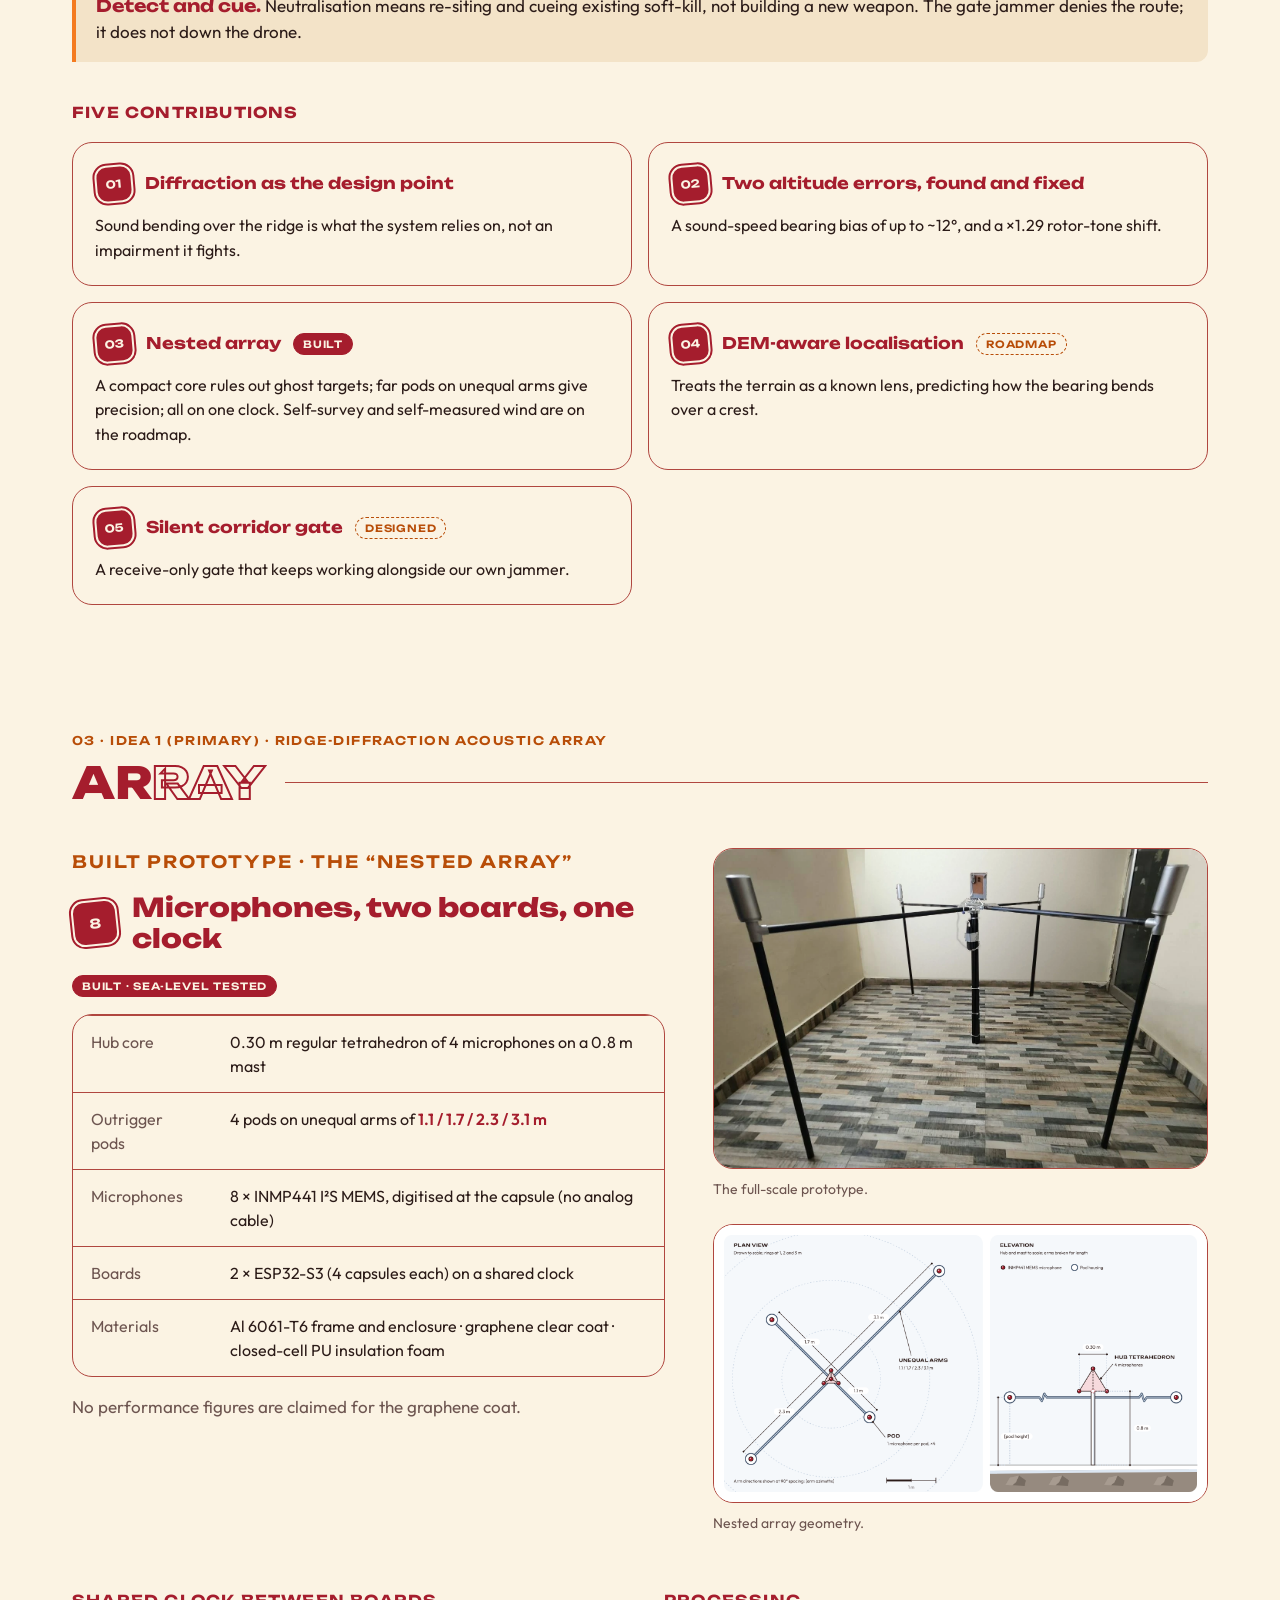
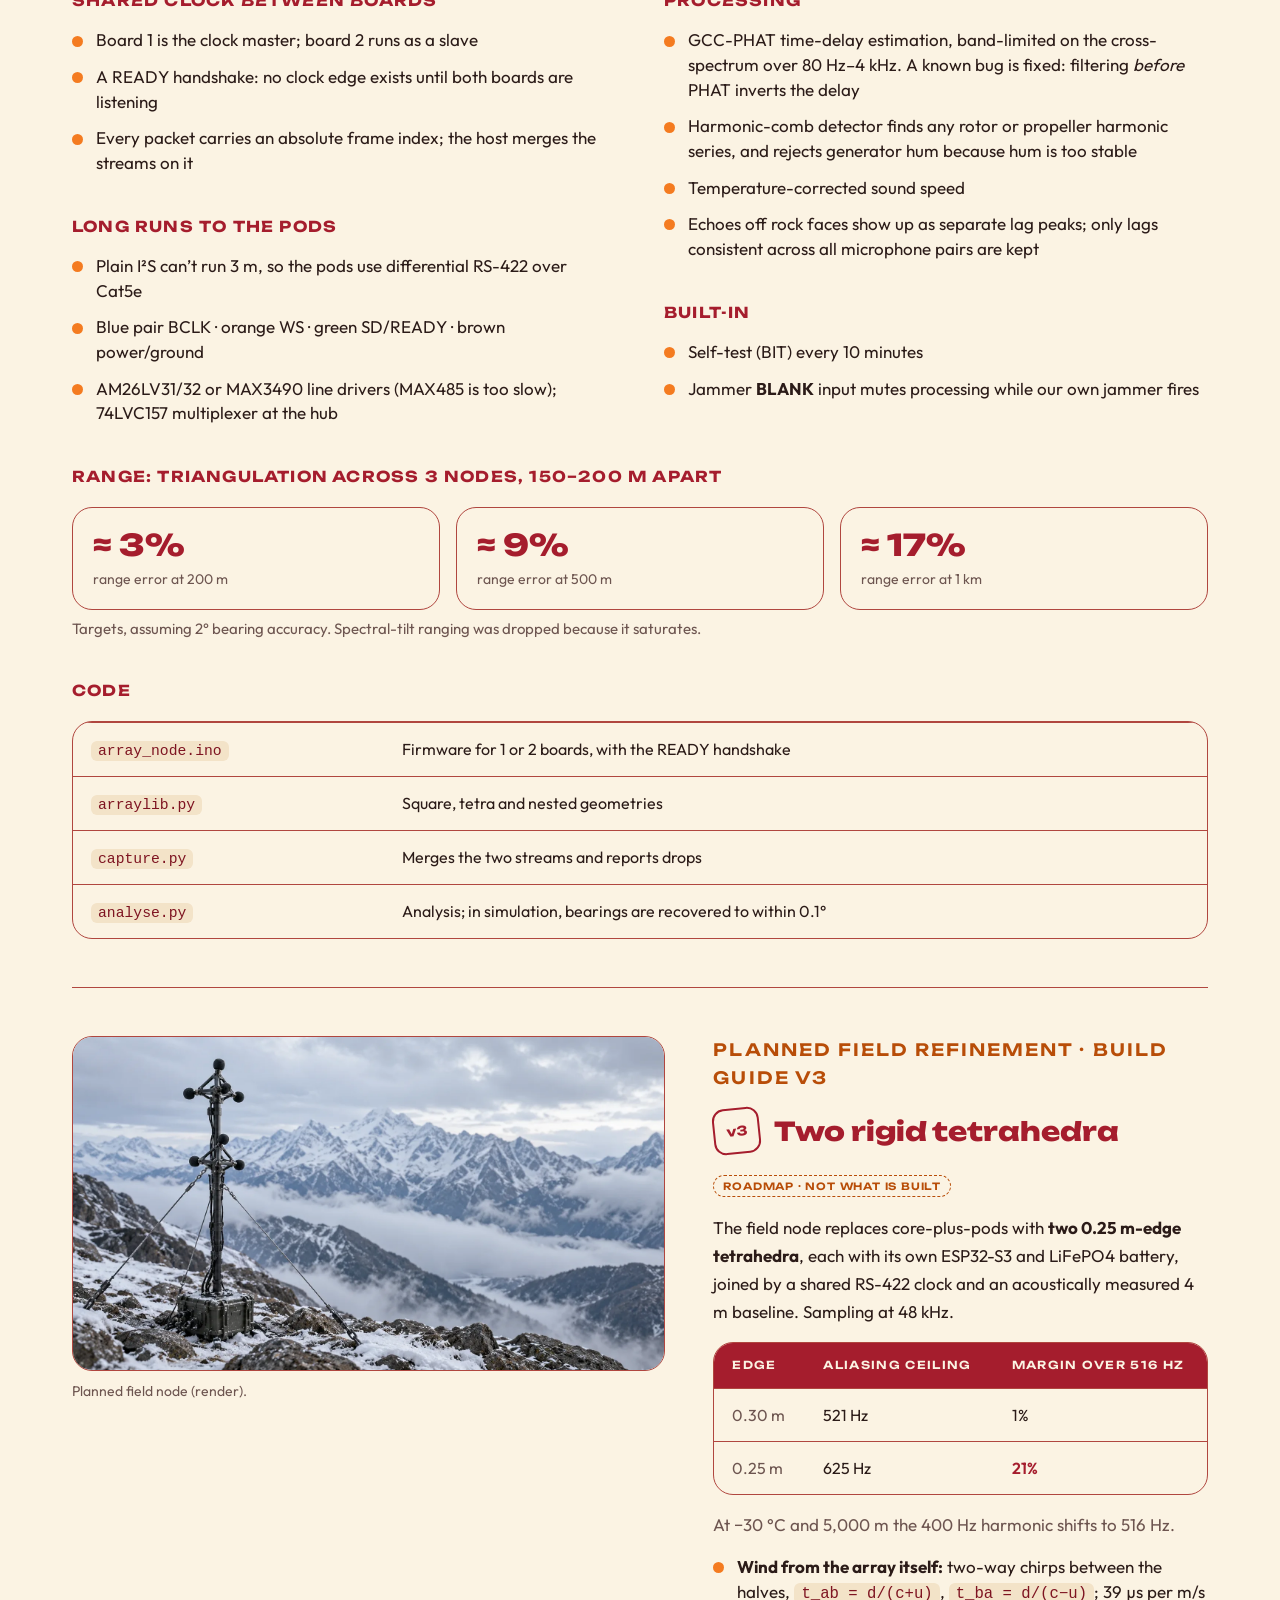
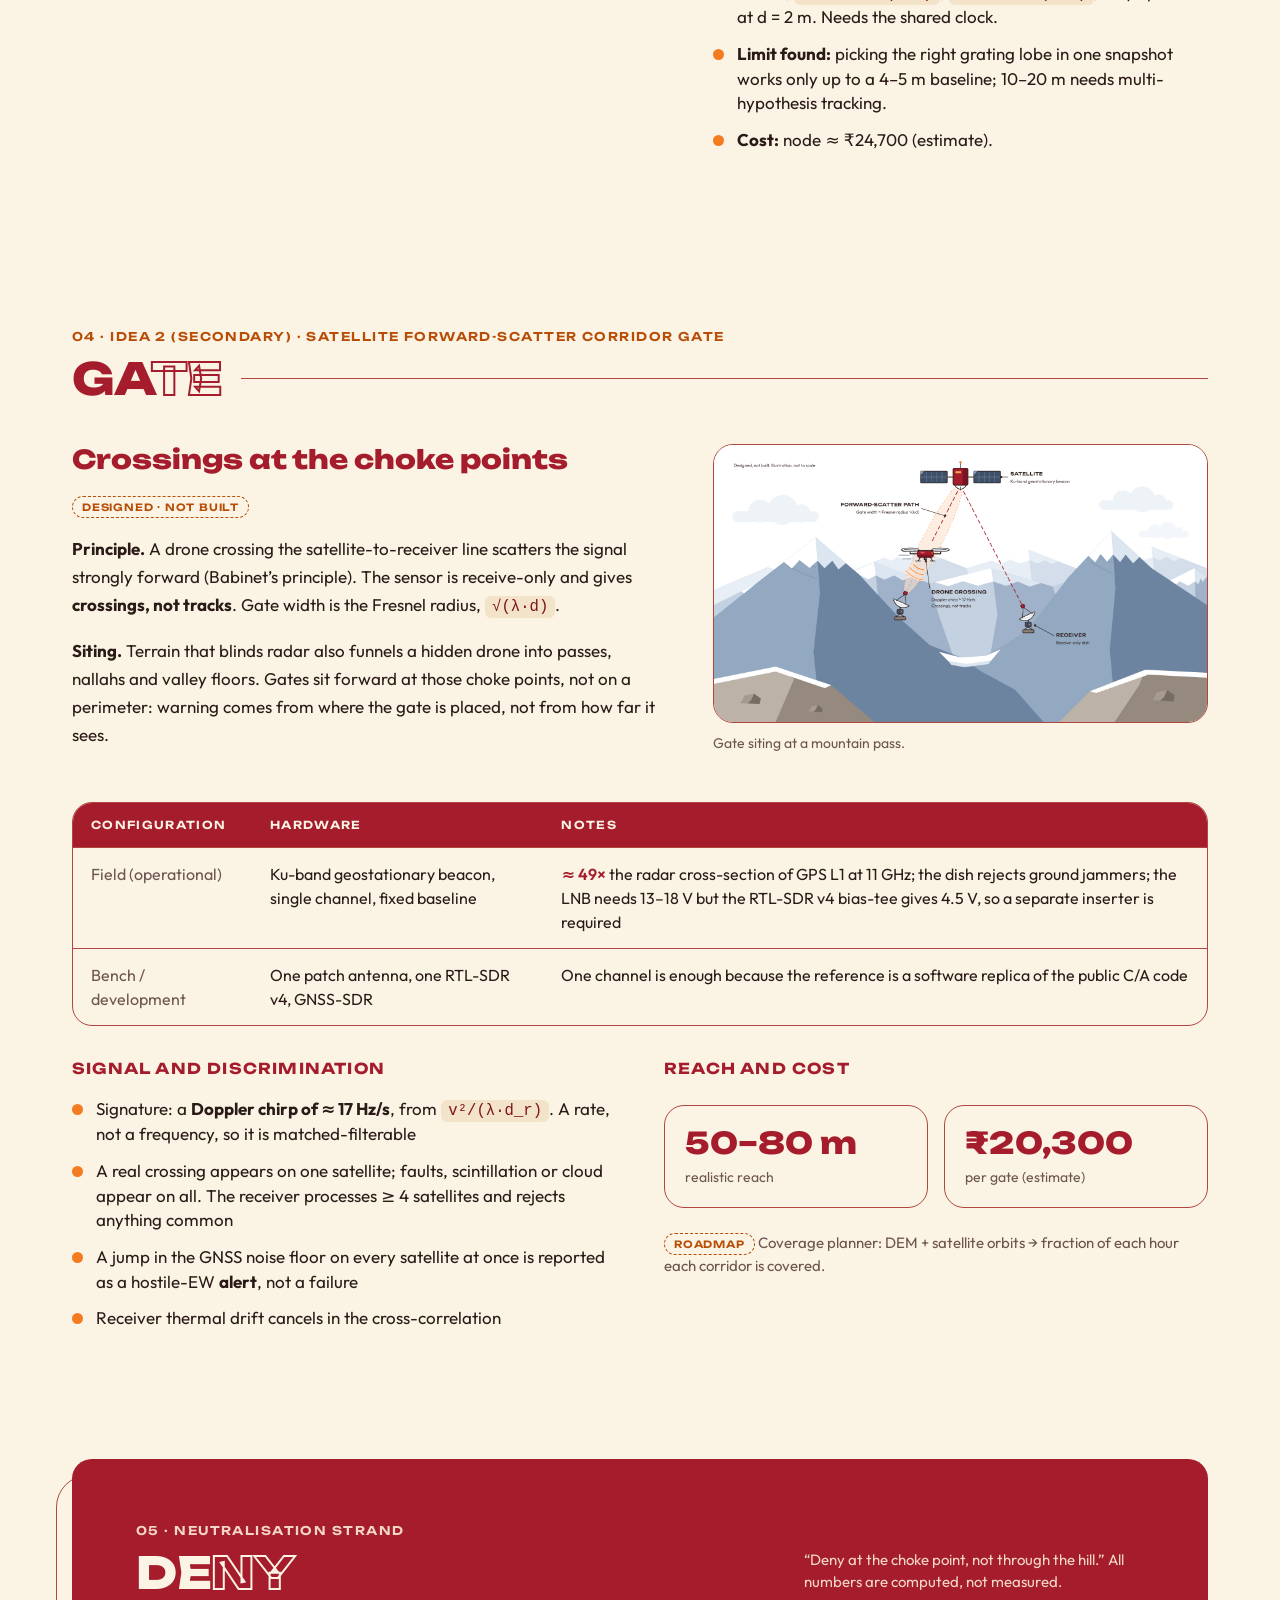
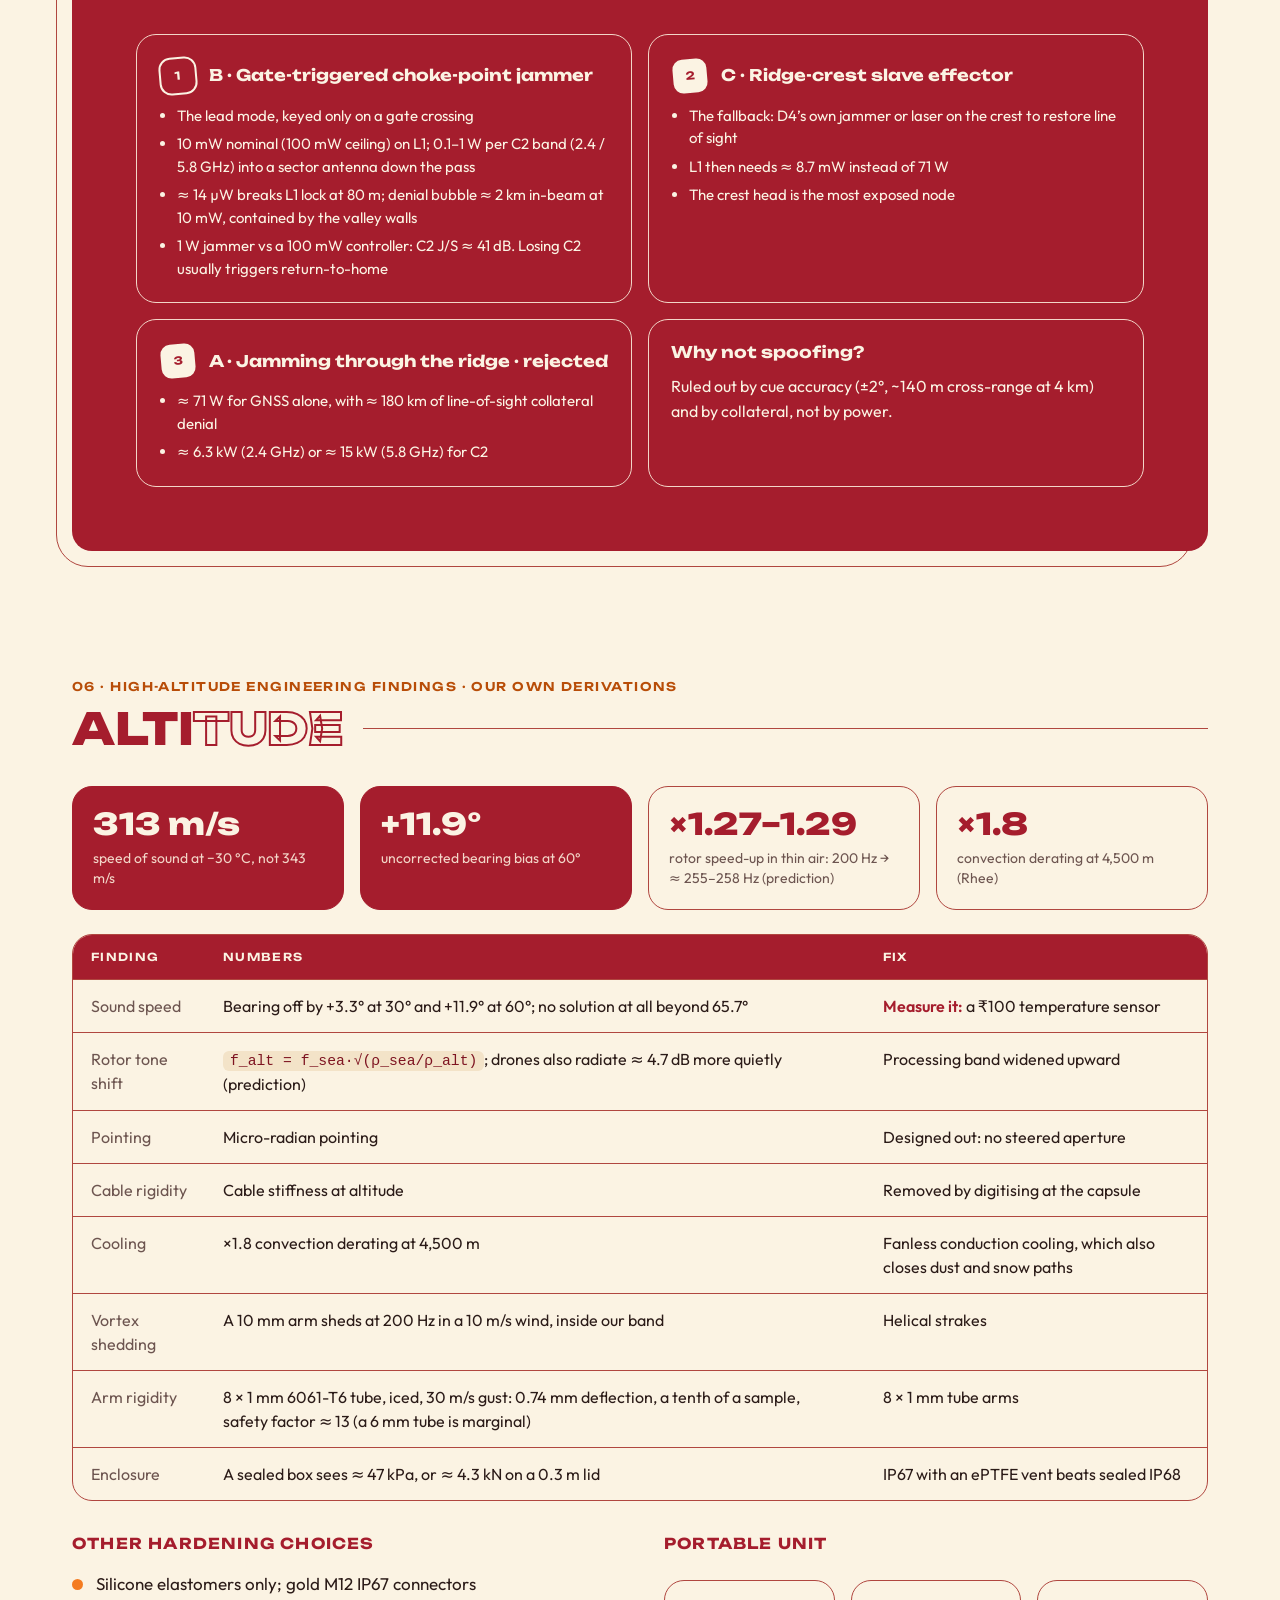
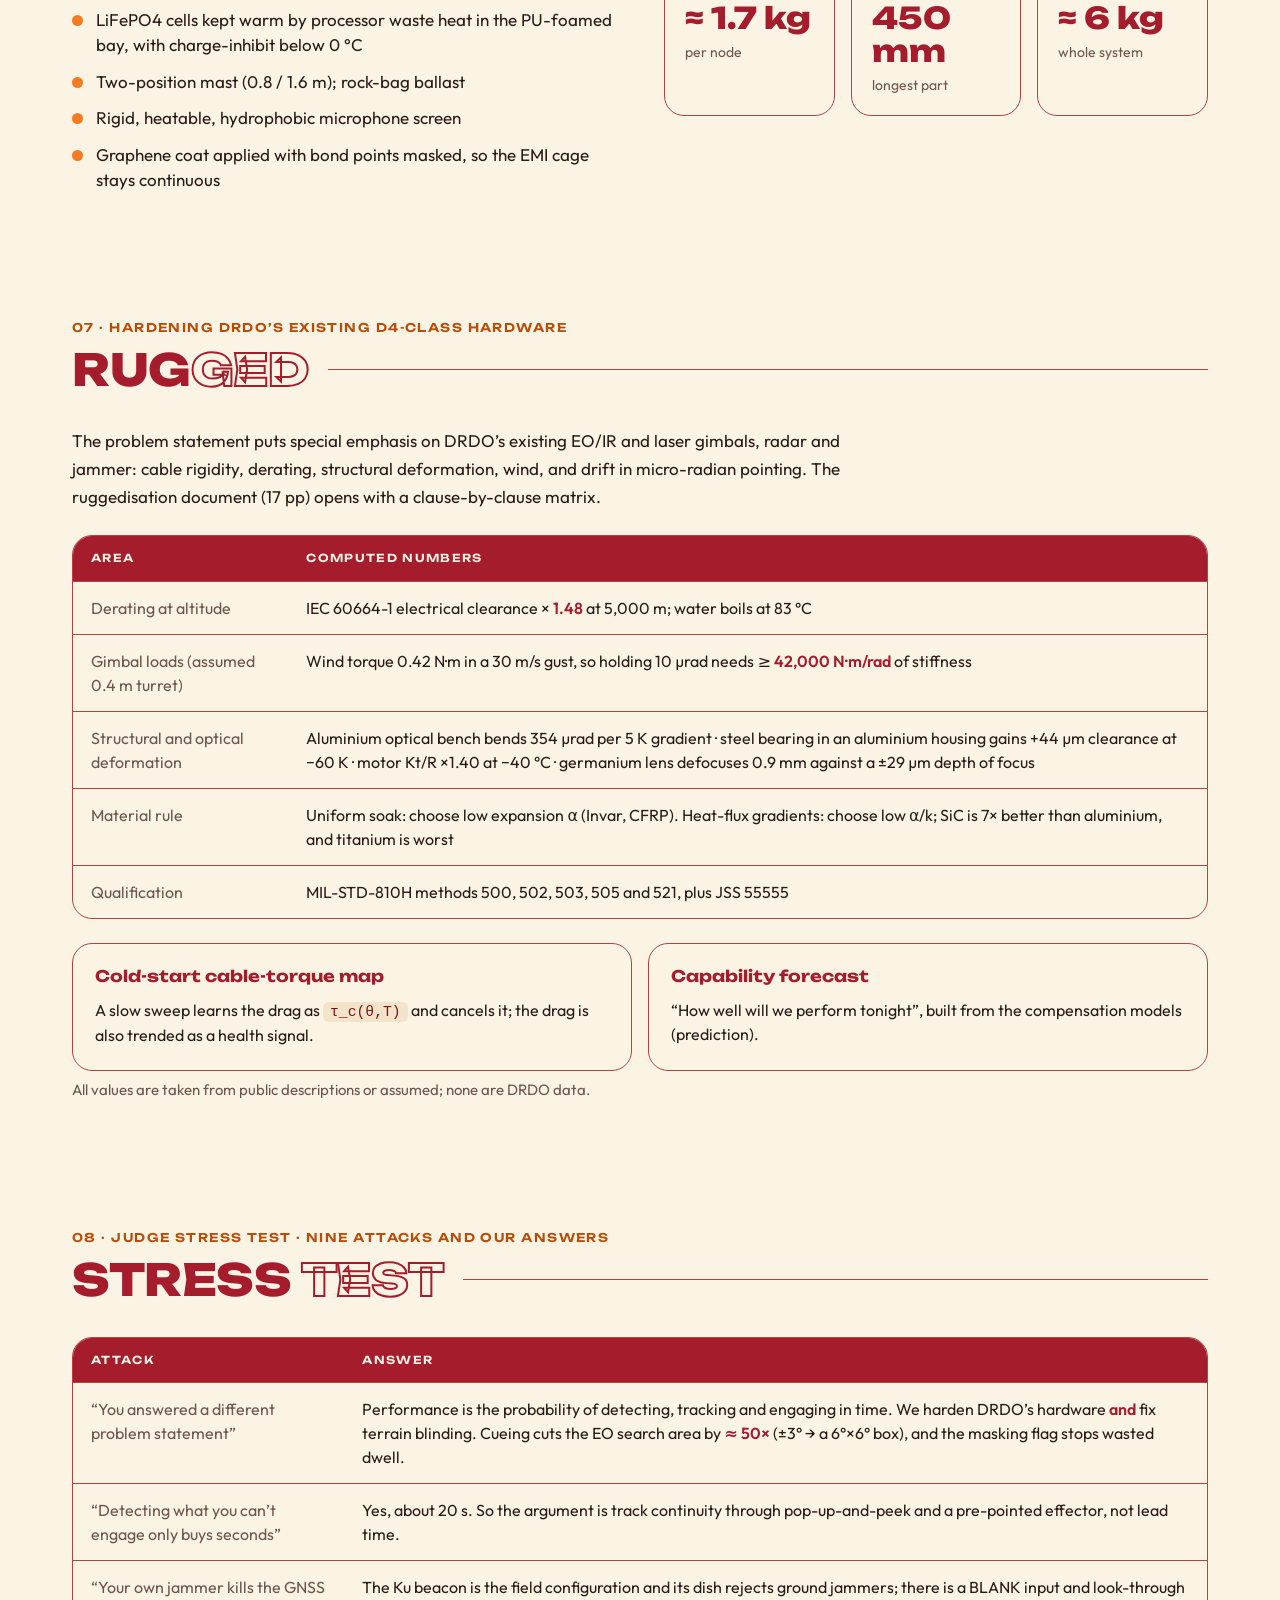
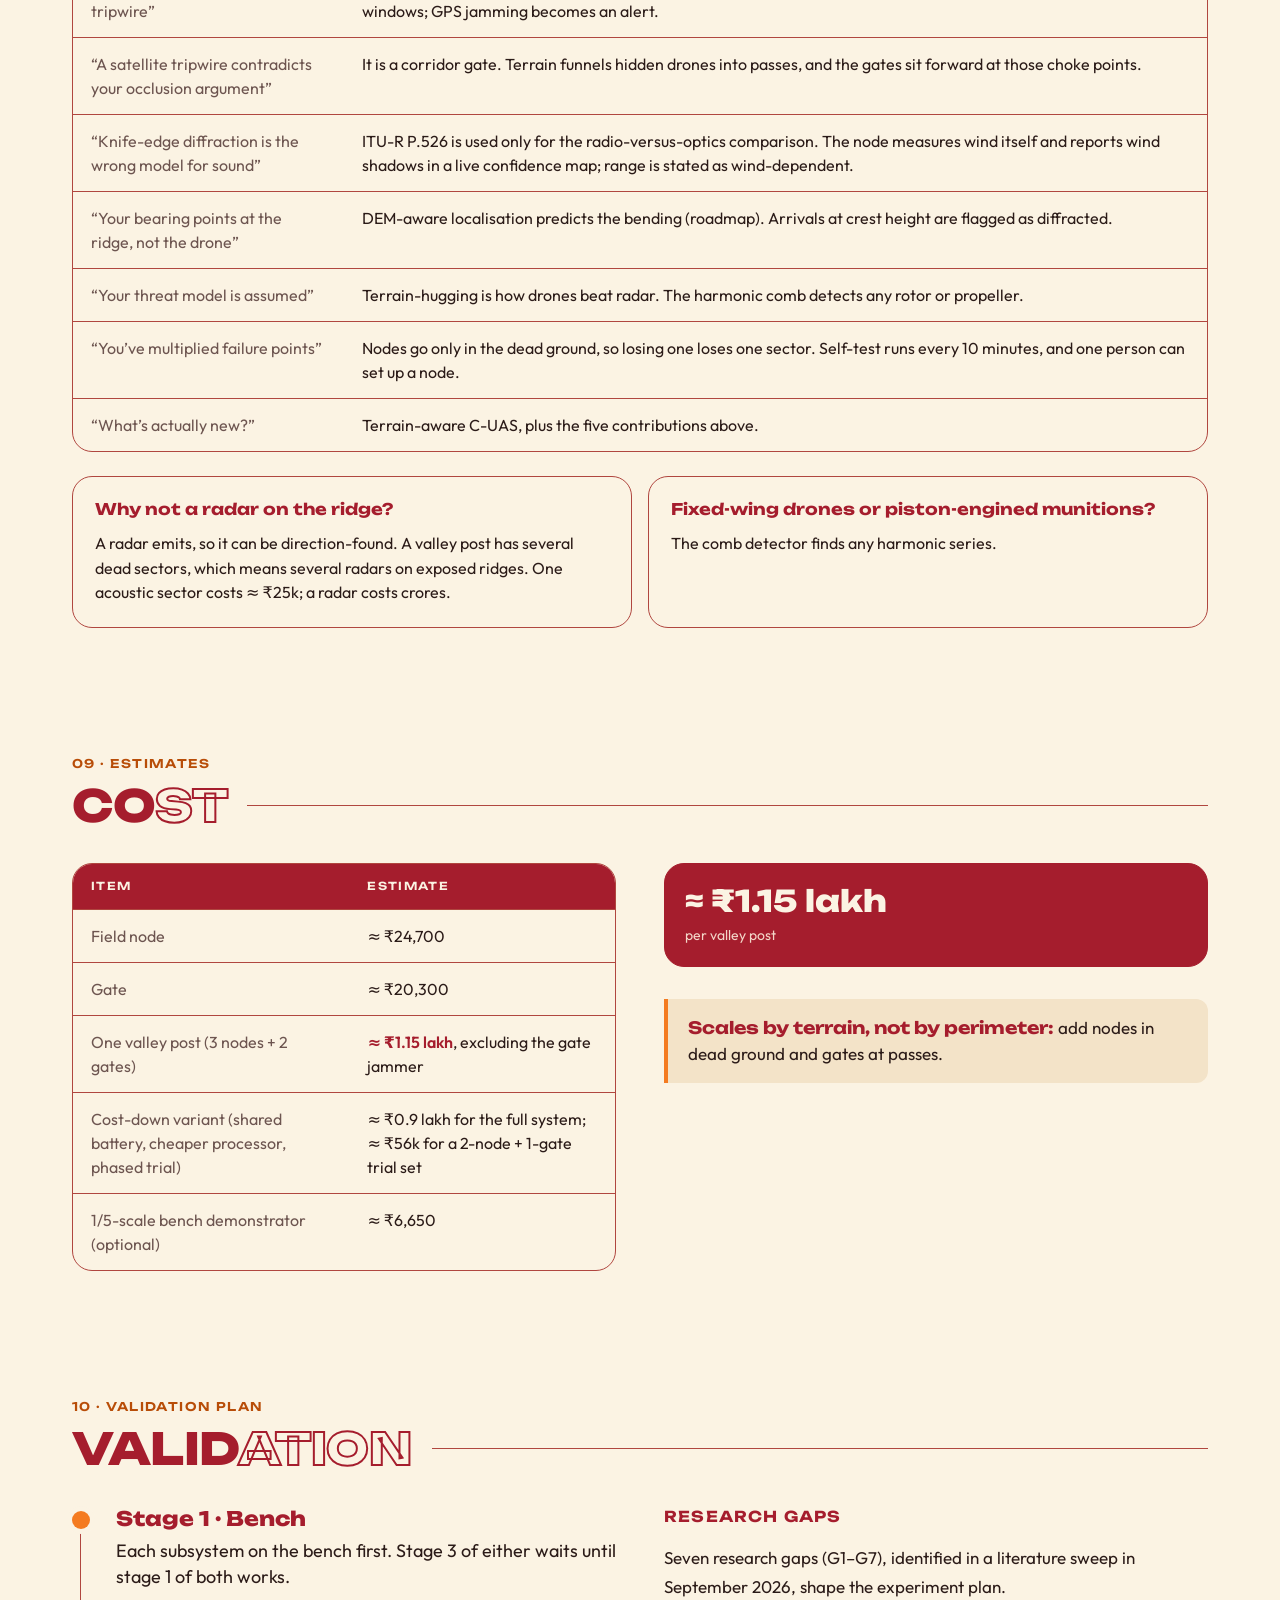
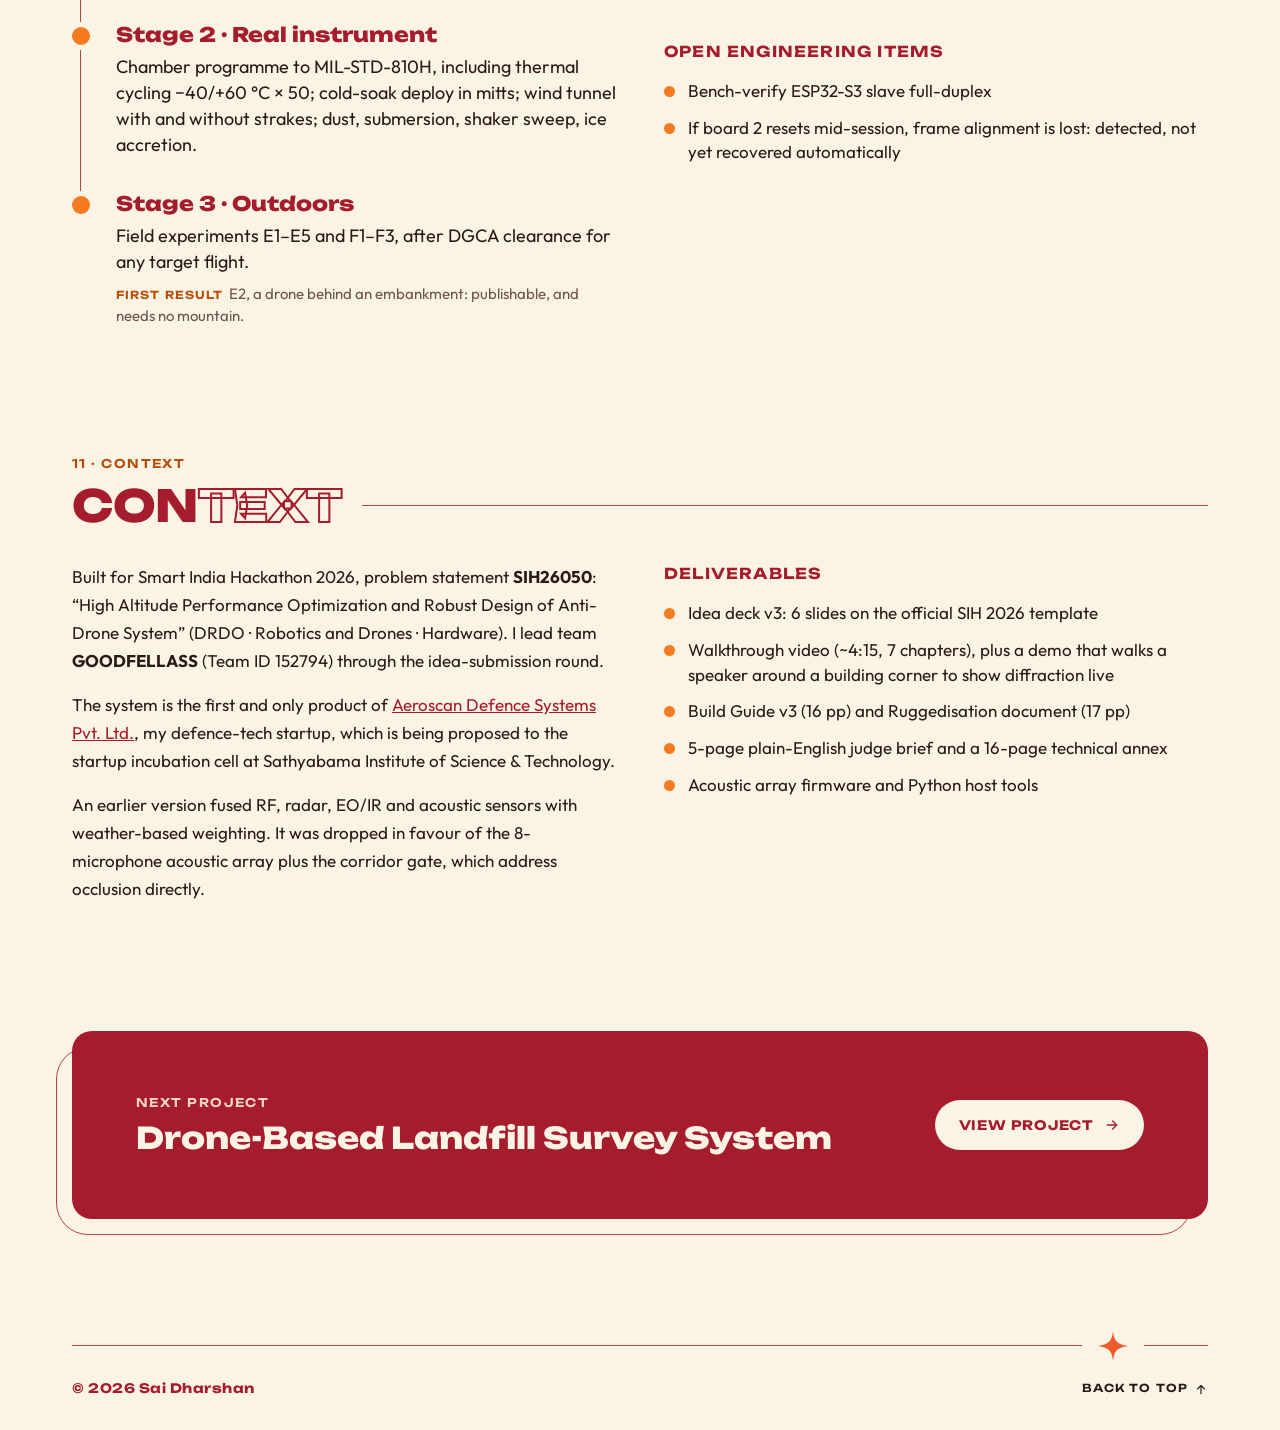
<file: projects/counter-uas.html>
<!doctype html>
<html lang="en">
<head>
<meta charset="utf-8">
<meta name="viewport" content="width=device-width, initial-scale=1">
<title>Terrain-Aware Counter-UAS System — Sai Dharshan</title>
<meta name="description" content="SIH26050 (DRDO): a high-altitude anti-drone system that senses at wavelengths terrain and weather don't block, with a ridge-diffraction acoustic array and a satellite forward-scatter corridor gate. Team GOODFELLASS, led by Sai Dharshan.">
<meta name="author" content="Sai Dharshan">
<meta name="theme-color" content="#a51d2d">
<meta property="og:type" content="article">
<meta property="og:url" content="https://saidharshan.com/projects/counter-uas.html">
<meta property="og:title" content="Terrain-Aware Counter-UAS System — Sai Dharshan">
<meta property="og:description" content="Ridge-diffraction acoustic array and satellite forward-scatter corridor gate for anti-drone sensing at 4,500–5,000 m.">
<meta property="og:image" content="https://saidharshan.com/assets/img/og-card.png">
<meta property="og:image:width" content="1200">
<meta property="og:image:height" content="630">
<meta property="og:image:alt" content="Sai Dharshan — ML &amp; Defence Tech, saidharshan.com">
<meta name="twitter:card" content="summary_large_image">
<meta name="twitter:image" content="https://saidharshan.com/assets/img/og-card.png">
<link rel="icon" href="../assets/img/favicon.svg" type="image/svg+xml">
<link rel="preconnect" href="https://fonts.googleapis.com">
<link rel="preconnect" href="https://fonts.gstatic.com" crossorigin>
<link rel="stylesheet" href="https://fonts.googleapis.com/css2?family=Outfit:wght@300;400;500;600&family=Unbounded:wght@500;600;700;800&display=swap">
<link rel="stylesheet" href="../assets/css/tokens.css">
<link rel="stylesheet" href="../assets/css/components.css">
<link rel="stylesheet" href="../assets/css/site.css">
<link rel="stylesheet" href="../assets/css/project.css">
<script src="../assets/js/main.js"></script>
</head>
<body class="sd-root">
<a class="skip" href="#main">Skip to content</a>

<div class="wrap">
  <div class="topbar">
    <svg class="sd-spark" viewBox="0 0 48 48" aria-hidden="true"><path d="M24 0C25.6 15 29.6 21.4 48 24C29.6 26.6 25.6 33 24 48C22.4 33 18.4 26.6 0 24C18.4 21.4 22.4 15 24 0Z"/></svg>
    <a class="brand" href="../index.html" aria-label="Sai Dharshan, home"><span class="sd-sticker sd-sticker--crimson">SD</span><span class="txt">Sai Dharshan</span></a>
    <span class="grow" aria-hidden="true"></span>
    <button class="menu-btn" id="menu-btn" type="button" aria-expanded="false" aria-controls="site-nav"><svg viewBox="0 0 24 24" fill="none" stroke="currentColor" stroke-width="2" stroke-linecap="round" aria-hidden="true"><path d="M4 7h16M4 12h16M4 17h16"/></svg>Menu</button>
    <nav class="nav" id="site-nav" aria-label="Sections">
      <a href="../index.html#projects">Projects</a><a href="../index.html#startup">Startup</a><a href="../index.html#events">Events</a><a href="../index.html#education">Education</a><a href="../index.html#contact">Contact</a>
    </nav>
  </div>
</div>

<main id="main">

<!-- HERO -->
<header class="wrap" id="top">
  <a class="pd-back" href="../index.html#projects"><svg viewBox="0 0 24 24" fill="none" stroke="currentColor" stroke-width="2" stroke-linecap="round" stroke-linejoin="round" aria-hidden="true"><path d="M19 12H5m6-6-6 6 6 6"/></svg> All projects</a>
  <div class="sd-offset sd-reveal">
    <div class="sd-panel sd-on-crimson pd-hero">
      <div class="pd-hero__main">
        <p class="sd-eyebrow">Smart India Hackathon 2026 · SIH26050 · DRDO</p>
        <h1 class="pd-title">Terrain-Aware Counter-UAS System</h1>
        <p class="pd-pitch">A high-altitude anti-drone system that <strong>senses at wavelengths terrain and weather don’t block</strong>: an acoustic array designed to hear rotors past a ridge, and a satellite forward-scatter gate at mountain passes. It detects and cues, adding to DRDO’s existing D4-class chain rather than replacing it.</p>
        <div class="sd-tags"><span class="sd-tag">Acoustic arrays</span><span class="sd-tag">Signal processing</span><span class="sd-tag">ESP32-S3</span><span class="sd-tag">SDR</span><span class="sd-tag">Ruggedisation</span><span class="sd-tag">Python</span></div>
        <div class="sd-btnrow">
          <a class="sd-btn sd-btn--cream" href="https://github.com/Sai-Dharshan" target="_blank" rel="noopener"><svg viewBox="0 0 24 24" fill="none" stroke="currentColor" stroke-width="2" stroke-linecap="round" stroke-linejoin="round" aria-hidden="true"><path d="m8 8-5 4 5 4m8-8 5 4-5 4"/></svg> GitHub</a>
        </div>
      </div>
      <dl class="pd-facts">
        <div><dt>Role</dt><dd>Team leader</dd></div>
        <div><dt>Team</dt><dd>GOODFELLASS · ID 152794</dd></div>
        <div><dt>Problem statement</dt><dd>SIH26050 · DRDO</dd></div>
        <div><dt>Theme</dt><dd>Robotics &amp; Drones · Hardware</dd></div>
        <div><dt>Status</dt><dd>Full-scale acoustic prototype, sea-level tested</dd></div>
      </dl>
    </div>
  </div>
  <!-- Placeholder image: swap the src for the real file and update the alt text. Label renders as renders. -->
  <figure class="pd-figure pd-hero-fig sd-reveal">
    <img src="../assets/img/projects/counter-uas/hero.webp" alt="Render of the nested acoustic array: a central mast topped by a tetrahedral hub of foam-covered microphones, with four carbon-fibre arms of different lengths reaching out to microphone pods, standing on a rugged olive-green enclosure with four splayed feet" width="1672" height="941">
    <figcaption>Concept render, not a photograph.</figcaption>
  </figure>
</header>

<!-- STATUS -->
<section class="wrap sec" aria-labelledby="status-h">
  <div class="sec-head sd-reveal">
    <p class="sd-eyebrow">Where it stands · October 2026</p>
    <div class="sd-head"><h2 id="status-h" class="sd-split"><span class="s">Sta</span><span class="o">tus</span></h2></div>
  </div>
  <div class="pd-cards pd-cards--3 sd-reveal">
    <div class="pd-card"><h3><span class="pd-badge pd-badge--built">Done</span></h3>
      <ul><li>Physics computed from ITU-R and IEC standards</li><li>Software tested in simulation: bearings recovered to within 0.1°</li><li>Full-scale acoustic prototype built and tested at sea level</li></ul></div>
    <div class="pd-card"><h3><span class="pd-badge pd-badge--roadmap">Not yet done</span></h3>
      <ul><li>No altitude, chamber or flight results yet</li><li>Corridor gate designed, not built</li><li>Next: refine the prototype and test it at high altitude</li></ul></div>
    <div class="pd-card"><h3><span class="pd-badge">Limits, stated plainly</span></h3>
      <ul><li>Acoustic range is hundreds of metres, not kilometres</li><li>The gate gives crossings, not tracks</li><li>Warning time is about 20 s</li></ul></div>
  </div>
  <p class="pd-evidence sd-reveal" style="margin-top:16px">Performance numbers on this page are targets; costs and schedule are estimates; the tone shift, bearing biases and capability forecast are predictions.</p>
</section>

<!-- PROBLEM -->
<section class="wrap sec" aria-labelledby="problem-h">
  <div class="sec-head sd-reveal">
    <p class="sd-eyebrow">01 · The problem at 4,500–5,000 m</p>
    <div class="sd-head"><h2 id="problem-h" class="sd-split"><span class="s">Prob</span><span class="o">lem</span></h2></div>
  </div>
  <div class="pd-cards sd-reveal">
    <div class="pd-card"><h3><span class="sd-sticker">01</span>Degradation</h3><p>Cold, thin air, icing and dust wear down the hardware. <b>Hardening fixes this.</b></p></div>
    <div class="pd-card"><h3><span class="sd-sticker sd-sticker--crimson">02</span>Occlusion</h3><p>Ridges block line of sight; fog and snow blind the optics. <b>Hardening cannot fix this</b>, and in mountains it dominates.</p></div>
  </div>
  <p class="pd-callout sd-reveal" style="margin:24px 0"><b>Key insight:</b> sense at wavelengths that terrain and weather don’t block.</p>
  <div class="pd-table-wrap sd-reveal">
    <table class="pd-table">
      <thead><tr><th scope="col">Situation</th><th scope="col">Our sensing channel</th><th scope="col">Camera / optics</th><th scope="col">Source</th></tr></thead>
      <tbody>
        <tr><td>Over a 100 m ridge, 2 + 2 km path</td><td><b>≈ 24 dB</b> loss for a 200 Hz rotor tone</td><td>≈ 89 dB</td><td>ITU-R P.526-16</td></tr>
        <tr><td>Dense fog</td><td>GNSS L1 <b>≈ 0.0012 dB/km</b> (77 GHz radar ≈ 1.8 dB/km)</td><td>≈ 315–340 dB/km</td><td>ITU-R P.840-9</td></tr>
      </tbody>
    </table>
  </div>
  <p class="pd-evidence sd-reveal">Computed, and independently recomputed to within 0.5 dB.</p>
</section>

<!-- ARCHITECTURE -->
<section class="wrap sec" aria-labelledby="arch-h">
  <div class="sec-head sd-reveal">
    <p class="sd-eyebrow">02 · Terrain-aware C-UAS</p>
    <div class="sd-head"><h2 id="arch-h" class="sd-split"><span class="s">Sys</span><span class="o">tem</span></h2></div>
  </div>
  <div class="pd-prose sd-reveal" style="margin-bottom:28px">
    <p>The terrain picks the sensing wave, and the elevation map (CartoDEM) is an input to fusion. The chain adds to DRDO’s existing D4-class system; it does not replace it.</p>
  </div>
  <div class="pd-flow pd-flow--4 sd-reveal">
    <div class="pd-stage"><h3>Corridor gate</h3><ul><li>Drone crossing at a pass</li><li>Doppler signature</li></ul></div>
    <span class="pd-arrow" aria-hidden="true"><svg viewBox="0 0 24 24" fill="none" stroke="currentColor" stroke-width="2" stroke-linecap="round" stroke-linejoin="round"><path d="M5 12h14m-6-6 6 6-6 6"/></svg></span>
    <div class="pd-stage"><h3>Acoustic array</h3><ul><li>Bearing past the ridge</li><li>3-node triangulation for range</li></ul></div>
    <span class="pd-arrow" aria-hidden="true"><svg viewBox="0 0 24 24" fill="none" stroke="currentColor" stroke-width="2" stroke-linecap="round" stroke-linejoin="round"><path d="M5 12h14m-6-6 6 6-6 6"/></svg></span>
    <div class="pd-stage"><h3>DEM terrain mask</h3><ul><li>Flags whether the drone is in line of sight</li></ul></div>
    <span class="pd-arrow" aria-hidden="true"><svg viewBox="0 0 24 24" fill="none" stroke="currentColor" stroke-width="2" stroke-linecap="round" stroke-linejoin="round"><path d="M5 12h14m-6-6 6 6-6 6"/></svg></span>
    <div class="pd-stage pd-stage--dark"><h3>Cue</h3>
      <dl><div><dt>Line of sight</dt><dd>D4 EO/IR and laser</dd></div><div><dt>No line of sight</dt><dd>Gate jammer (Idea B) or crest head (Idea C)</dd></div></dl></div>
  </div>
  <p class="pd-callout sd-reveal" style="margin-top:24px"><b>Detect and cue.</b> Neutralisation means re-siting and cueing existing soft-kill, not building a new weapon. The gate jammer denies the route; it does not down the drone.</p>

  <h3 class="pd-sub sd-reveal">Five contributions</h3>
  <div class="pd-cards sd-reveal">
    <div class="pd-card"><h3><span class="sd-sticker sd-sticker--crimson">01</span>Diffraction as the design point</h3><p>Sound bending over the ridge is what the system relies on, not an impairment it fights.</p></div>
    <div class="pd-card"><h3><span class="sd-sticker sd-sticker--crimson">02</span>Two altitude errors, found and fixed</h3><p>A sound-speed bearing bias of up to ~12°, and a ×1.29 rotor-tone shift.</p></div>
    <div class="pd-card"><h3><span class="sd-sticker sd-sticker--crimson">03</span>Nested array <span class="pd-badge pd-badge--built">Built</span></h3><p>A compact core rules out ghost targets; far pods on unequal arms give precision; all on one clock. Self-survey and self-measured wind are on the roadmap.</p></div>
    <div class="pd-card"><h3><span class="sd-sticker sd-sticker--crimson">04</span>DEM-aware localisation <span class="pd-badge pd-badge--roadmap">Roadmap</span></h3><p>Treats the terrain as a known lens, predicting how the bearing bends over a crest.</p></div>
    <div class="pd-card"><h3><span class="sd-sticker sd-sticker--crimson">05</span>Silent corridor gate <span class="pd-badge pd-badge--roadmap">Designed</span></h3><p>A receive-only gate that keeps working alongside our own jammer.</p></div>
  </div>
</section>

<!-- IDEA 1: ACOUSTIC ARRAY -->
<section class="wrap sec" aria-labelledby="array-h">
  <div class="sec-head sd-reveal">
    <p class="sd-eyebrow">03 · Idea 1 (primary) · Ridge-diffraction acoustic array</p>
    <div class="sd-head"><h2 id="array-h" class="sd-split"><span class="s">Ar</span><span class="o">ray</span></h2></div>
  </div>

  <article class="pd-module sd-reveal">
    <div>
      <p class="sd-eyebrow">Built prototype · the “nested array”</p>
      <h3><span class="sd-sticker sd-sticker--crimson">8</span>Microphones, two boards, one clock</h3>
      <p><span class="pd-badge pd-badge--built">Built · sea-level tested</span></p>
      <div class="pd-table-wrap">
        <table class="pd-table">
          <tbody>
            <tr><td>Hub core</td><td>0.30 m regular tetrahedron of 4 microphones on a 0.8 m mast</td></tr>
            <tr><td>Outrigger pods</td><td>4 pods on unequal arms of <b>1.1 / 1.7 / 2.3 / 3.1 m</b></td></tr>
            <tr><td>Microphones</td><td>8 × INMP441 I²S MEMS, digitised at the capsule (no analog cable)</td></tr>
            <tr><td>Boards</td><td>2 × ESP32-S3 (4 capsules each) on a shared clock</td></tr>
            <tr><td>Materials</td><td>Al 6061-T6 frame and enclosure · graphene clear coat · closed-cell PU insulation foam</td></tr>
          </tbody>
        </table>
      </div>
      <p class="pd-evidence">No performance figures are claimed for the graphene coat.</p>
    </div>
    <div style="gap:24px">
      <figure class="pd-figure">
        <img src="../assets/img/projects/counter-uas/prototype.webp" alt="Photo of the full-scale nested acoustic array prototype set up indoors: a central mast carrying the hub, with four black arms of different lengths reaching out to microphone pods on their own legs" width="1280" height="829" loading="lazy">
        <figcaption>The full-scale prototype.</figcaption>
      </figure>
      <figure class="pd-figure">
        <img src="../assets/img/projects/counter-uas/array-geometry.png" alt="Plan and elevation drawings of the nested microphone array: a 0.30 m hub tetrahedron with four microphones on a 0.8 m mast, and four single-microphone pods on unequal arms of 1.1, 1.7, 2.3 and 3.1 m" width="1600" height="900" loading="lazy">
        <figcaption>Nested array geometry.</figcaption>
      </figure>
    </div>
  </article>

  <div class="pd-cols sd-reveal" style="margin-top:8px">
    <div>
      <h3 class="pd-sub">Shared clock between boards</h3>
      <ul class="sd-dots sd-dots--one">
        <li>Board 1 is the clock master; board 2 runs as a slave</li>
        <li>A READY handshake: no clock edge exists until both boards are listening</li>
        <li>Every packet carries an absolute frame index; the host merges the streams on it</li>
      </ul>
      <h3 class="pd-sub">Long runs to the pods</h3>
      <ul class="sd-dots sd-dots--one">
        <li>Plain I²S can’t run 3 m, so the pods use differential RS-422 over Cat5e</li>
        <li>Blue pair BCLK · orange WS · green SD/READY · brown power/ground</li>
        <li>AM26LV31/32 or MAX3490 line drivers (MAX485 is too slow); 74LVC157 multiplexer at the hub</li>
      </ul>
    </div>
    <div>
      <h3 class="pd-sub">Processing</h3>
      <ul class="sd-dots sd-dots--one">
        <li>GCC-PHAT time-delay estimation, band-limited on the cross-spectrum over 80 Hz–4 kHz. A known bug is fixed: filtering <i>before</i> PHAT inverts the delay</li>
        <li>Harmonic-comb detector finds any rotor or propeller harmonic series, and rejects generator hum because hum is too stable</li>
        <li>Temperature-corrected sound speed</li>
        <li>Echoes off rock faces show up as separate lag peaks; only lags consistent across all microphone pairs are kept</li>
      </ul>
      <h3 class="pd-sub">Built-in</h3>
      <ul class="sd-dots sd-dots--one">
        <li>Self-test (BIT) every 10 minutes</li>
        <li>Jammer <b>BLANK</b> input mutes processing while our own jammer fires</li>
      </ul>
    </div>
  </div>

  <h3 class="pd-sub sd-reveal">Range: triangulation across 3 nodes, 150–200 m apart</h3>
  <div class="pd-stats sd-reveal" style="grid-template-columns:repeat(auto-fit,minmax(200px,1fr))">
    <div class="pd-stat"><span class="v">≈ 3%</span><span class="l">range error at 200 m</span></div>
    <div class="pd-stat"><span class="v">≈ 9%</span><span class="l">range error at 500 m</span></div>
    <div class="pd-stat"><span class="v">≈ 17%</span><span class="l">range error at 1 km</span></div>
  </div>
  <p class="pd-evidence sd-reveal">Targets, assuming 2° bearing accuracy. Spectral-tilt ranging was dropped because it saturates.</p>

  <h3 class="pd-sub sd-reveal">Code</h3>
  <div class="pd-table-wrap sd-reveal">
    <table class="pd-table">
      <tbody>
        <tr><td><code class="pd-math">array_node.ino</code></td><td>Firmware for 1 or 2 boards, with the READY handshake</td></tr>
        <tr><td><code class="pd-math">arraylib.py</code></td><td>Square, tetra and nested geometries</td></tr>
        <tr><td><code class="pd-math">capture.py</code></td><td>Merges the two streams and reports drops</td></tr>
        <tr><td><code class="pd-math">analyse.py</code></td><td>Analysis; in simulation, bearings are recovered to within 0.1°</td></tr>
      </tbody>
    </table>
  </div>

  <article class="pd-module pd-module--flip sd-reveal" style="margin-top:48px;border-top:var(--hairline) solid var(--line);padding-top:48px">
    <div>
      <p class="sd-eyebrow">Planned field refinement · Build Guide v3</p>
      <h3><span class="sd-sticker">v3</span>Two rigid tetrahedra</h3>
      <p><span class="pd-badge pd-badge--roadmap">Roadmap · not what is built</span></p>
      <p>The field node replaces core-plus-pods with <b>two 0.25 m-edge tetrahedra</b>, each with its own ESP32-S3 and LiFePO4 battery, joined by a shared RS-422 clock and an acoustically measured 4 m baseline. Sampling at 48 kHz.</p>
      <div class="pd-table-wrap">
        <table class="pd-table">
          <thead><tr><th scope="col">Edge</th><th scope="col">Aliasing ceiling</th><th scope="col">Margin over 516 Hz</th></tr></thead>
          <tbody>
            <tr><td>0.30 m</td><td>521 Hz</td><td>1%</td></tr>
            <tr><td>0.25 m</td><td>625 Hz</td><td><b>21%</b></td></tr>
          </tbody>
        </table>
      </div>
      <p class="pd-evidence">At −30 °C and 5,000 m the 400 Hz harmonic shifts to 516 Hz.</p>
      <ul class="sd-dots sd-dots--one">
        <li><b>Wind from the array itself:</b> two-way chirps between the halves, <code class="pd-math">t_ab = d/(c+u)</code>, <code class="pd-math">t_ba = d/(c−u)</code>; 39 µs per m/s at d = 2 m. Needs the shared clock.</li>
        <li><b>Limit found:</b> picking the right grating lobe in one snapshot works only up to a 4–5 m baseline; 10–20 m needs multi-hypothesis tracking.</li>
        <li><b>Cost:</b> node ≈ ₹24,700 (estimate).</li>
      </ul>
    </div>
    <figure class="pd-figure">
      <img src="../assets/img/projects/counter-uas/field-node.webp" alt="Concept render of the planned acoustic sensor node, two microphone tetrahedra on a mast, on a snowy mountain ridge" width="1600" height="900" loading="lazy">
      <figcaption>Planned field node (render).</figcaption>
    </figure>
  </article>
</section>

<!-- IDEA 2: CORRIDOR GATE -->
<section class="wrap sec" aria-labelledby="gate-h">
  <div class="sec-head sd-reveal">
    <p class="sd-eyebrow">04 · Idea 2 (secondary) · Satellite forward-scatter corridor gate</p>
    <div class="sd-head"><h2 id="gate-h" class="sd-split"><span class="s">Ga</span><span class="o">te</span></h2></div>
  </div>
  <article class="pd-module sd-reveal" style="padding-top:8px">
    <div>
      <h3>Crossings at the choke points</h3>
      <p><span class="pd-badge pd-badge--roadmap">Designed · not built</span></p>
      <p><b>Principle.</b> A drone crossing the satellite-to-receiver line scatters the signal strongly forward (Babinet’s principle). The sensor is receive-only and gives <b>crossings, not tracks</b>. Gate width is the Fresnel radius, <code class="pd-math">√(λ·d)</code>.</p>
      <p><b>Siting.</b> Terrain that blinds radar also funnels a hidden drone into passes, nallahs and valley floors. Gates sit forward at those choke points, not on a perimeter: warning comes from where the gate is placed, not from how far it sees.</p>
    </div>
    <figure class="pd-figure">
      <img src="../assets/img/projects/counter-uas/corridor-gate.png" alt="Illustration of a corridor gate at a mountain pass: a receive-only dish picks up a Ku-band geostationary satellite beacon, and a drone crossing the forward-scatter path produces a Doppler chirp" width="1600" height="900" loading="lazy">
      <figcaption>Gate siting at a mountain pass.</figcaption>
    </figure>
  </article>
  <div class="pd-table-wrap sd-reveal">
    <table class="pd-table">
      <thead><tr><th scope="col">Configuration</th><th scope="col">Hardware</th><th scope="col">Notes</th></tr></thead>
      <tbody>
        <tr><td>Field (operational)</td><td>Ku-band geostationary beacon, single channel, fixed baseline</td><td><b>≈ 49×</b> the radar cross-section of GPS L1 at 11 GHz; the dish rejects ground jammers; the LNB needs 13–18 V but the RTL-SDR v4 bias-tee gives 4.5 V, so a separate inserter is required</td></tr>
        <tr><td>Bench / development</td><td>One patch antenna, one RTL-SDR v4, GNSS-SDR</td><td>One channel is enough because the reference is a software replica of the public C/A code</td></tr>
      </tbody>
    </table>
  </div>
  <div class="pd-cols sd-reveal" style="margin-top:32px">
    <div>
      <h3 class="pd-sub">Signal and discrimination</h3>
      <ul class="sd-dots sd-dots--one">
        <li>Signature: a <b>Doppler chirp of ≈ 17 Hz/s</b>, from <code class="pd-math">v²/(λ·d_r)</code>. A rate, not a frequency, so it is matched-filterable</li>
        <li>A real crossing appears on one satellite; faults, scintillation or cloud appear on all. The receiver processes ≥ 4 satellites and rejects anything common</li>
        <li>A jump in the GNSS noise floor on every satellite at once is reported as a hostile-EW <b>alert</b>, not a failure</li>
        <li>Receiver thermal drift cancels in the cross-correlation</li>
      </ul>
    </div>
    <div>
      <h3 class="pd-sub">Reach and cost</h3>
      <div class="pd-stats" style="grid-template-columns:repeat(2,minmax(0,1fr))">
        <div class="pd-stat"><span class="v">50–80 m</span><span class="l">realistic reach</span></div>
        <div class="pd-stat"><span class="v">₹20,300</span><span class="l">per gate (estimate)</span></div>
      </div>
      <p class="pd-evidence"><span class="pd-badge pd-badge--roadmap">Roadmap</span> Coverage planner: DEM + satellite orbits → fraction of each hour each corridor is covered.</p>
    </div>
  </div>
</section>

<!-- NEUTRALISATION -->
<section class="wrap sec" aria-labelledby="deny-h">
  <div class="sd-offset sd-reveal">
    <div class="sd-panel sd-on-crimson">
      <div class="panel-head">
        <div>
          <p class="sd-eyebrow">05 · Neutralisation strand</p>
          <h2 id="deny-h" class="sd-split sd-split--cream"><span class="s">De</span><span class="o">ny</span></h2>
        </div>
        <p class="note">“Deny at the choke point, not through the hill.” All numbers are computed, not measured.</p>
      </div>
      <div class="pd-cards">
        <div class="pd-card"><h3><span class="sd-sticker sd-sticker--crimson">1</span>B · Gate-triggered choke-point jammer</h3>
          <ul><li>The lead mode, keyed only on a gate crossing</li><li>10 mW nominal (100 mW ceiling) on L1; 0.1–1 W per C2 band (2.4 / 5.8 GHz) into a sector antenna down the pass</li><li>≈ 14 µW breaks L1 lock at 80 m; denial bubble ≈ 2 km in-beam at 10 mW, contained by the valley walls</li><li>1 W jammer vs a 100 mW controller: C2 J/S ≈ 41 dB. Losing C2 usually triggers return-to-home</li></ul></div>
        <div class="pd-card"><h3><span class="sd-sticker">2</span>C · Ridge-crest slave effector</h3>
          <ul><li>The fallback: D4’s own jammer or laser on the crest to restore line of sight</li><li>L1 then needs ≈ 8.7 mW instead of 71 W</li><li>The crest head is the most exposed node</li></ul></div>
        <div class="pd-card"><h3><span class="sd-sticker">3</span>A · Jamming through the ridge · rejected</h3>
          <ul><li>≈ 71 W for GNSS alone, with ≈ 180 km of line-of-sight collateral denial</li><li>≈ 6.3 kW (2.4 GHz) or ≈ 15 kW (5.8 GHz) for C2</li></ul></div>
        <div class="pd-card"><h3>Why not spoofing?</h3>
          <p>Ruled out by cue accuracy (±2°, ~140 m cross-range at 4 km) and by collateral, not by power.</p></div>
      </div>
    </div>
  </div>
</section>

<!-- ALTITUDE FINDINGS -->
<section class="wrap sec" aria-labelledby="alt-h">
  <div class="sec-head sd-reveal">
    <p class="sd-eyebrow">06 · High-altitude engineering findings · our own derivations</p>
    <div class="sd-head"><h2 id="alt-h" class="sd-split"><span class="s">Alti</span><span class="o">tude</span></h2></div>
  </div>
  <div class="pd-stats sd-reveal">
    <div class="pd-stat pd-stat--hot"><span class="v">313 m/s</span><span class="l">speed of sound at −30 °C, not 343 m/s</span></div>
    <div class="pd-stat pd-stat--hot"><span class="v">+11.9°</span><span class="l">uncorrected bearing bias at 60°</span></div>
    <div class="pd-stat"><span class="v">×1.27–1.29</span><span class="l">rotor speed-up in thin air: 200 Hz → ≈ 255–258 Hz (prediction)</span></div>
    <div class="pd-stat"><span class="v">×1.8</span><span class="l">convection derating at 4,500 m (Rhee)</span></div>
  </div>
  <div class="pd-table-wrap sd-reveal" style="margin-top:24px">
    <table class="pd-table">
      <thead><tr><th scope="col">Finding</th><th scope="col">Numbers</th><th scope="col">Fix</th></tr></thead>
      <tbody>
        <tr><td>Sound speed</td><td>Bearing off by +3.3° at 30° and +11.9° at 60°; no solution at all beyond 65.7°</td><td><b>Measure it:</b> a ₹100 temperature sensor</td></tr>
        <tr><td>Rotor tone shift</td><td><code class="pd-math">f_alt = f_sea·√(ρ_sea/ρ_alt)</code>; drones also radiate ≈ 4.7 dB more quietly (prediction)</td><td>Processing band widened upward</td></tr>
        <tr><td>Pointing</td><td>Micro-radian pointing</td><td>Designed out: no steered aperture</td></tr>
        <tr><td>Cable rigidity</td><td>Cable stiffness at altitude</td><td>Removed by digitising at the capsule</td></tr>
        <tr><td>Cooling</td><td>×1.8 convection derating at 4,500 m</td><td>Fanless conduction cooling, which also closes dust and snow paths</td></tr>
        <tr><td>Vortex shedding</td><td>A 10 mm arm sheds at 200 Hz in a 10 m/s wind, inside our band</td><td>Helical strakes</td></tr>
        <tr><td>Arm rigidity</td><td>8 × 1 mm 6061-T6 tube, iced, 30 m/s gust: 0.74 mm deflection, a tenth of a sample, safety factor ≈ 13 (a 6 mm tube is marginal)</td><td>8 × 1 mm tube arms</td></tr>
        <tr><td>Enclosure</td><td>A sealed box sees ≈ 47 kPa, or ≈ 4.3 kN on a 0.3 m lid</td><td>IP67 with an ePTFE vent beats sealed IP68</td></tr>
      </tbody>
    </table>
  </div>
  <div class="pd-cols sd-reveal" style="margin-top:32px">
    <div>
      <h3 class="pd-sub">Other hardening choices</h3>
      <ul class="sd-dots sd-dots--one">
        <li>Silicone elastomers only; gold M12 IP67 connectors</li>
        <li>LiFePO4 cells kept warm by processor waste heat in the PU-foamed bay, with charge-inhibit below 0 °C</li>
        <li>Two-position mast (0.8 / 1.6 m); rock-bag ballast</li>
        <li>Rigid, heatable, hydrophobic microphone screen</li>
        <li>Graphene coat applied with bond points masked, so the EMI cage stays continuous</li>
      </ul>
    </div>
    <div>
      <h3 class="pd-sub">Portable unit</h3>
      <div class="pd-stats" style="grid-template-columns:repeat(auto-fit,minmax(120px,1fr))">
        <div class="pd-stat"><span class="v">≈ 1.7 kg</span><span class="l">per node</span></div>
        <div class="pd-stat"><span class="v">450 mm</span><span class="l">longest part</span></div>
        <div class="pd-stat"><span class="v">≈ 6 kg</span><span class="l">whole system</span></div>
      </div>
    </div>
  </div>
</section>

<!-- RUGGEDISATION OF DRDO HARDWARE -->
<section class="wrap sec" aria-labelledby="rugged-h">
  <div class="sec-head sd-reveal">
    <p class="sd-eyebrow">07 · Hardening DRDO’s existing D4-class hardware</p>
    <div class="sd-head"><h2 id="rugged-h" class="sd-split"><span class="s">Rug</span><span class="o">ged</span></h2></div>
  </div>
  <div class="pd-prose sd-reveal" style="margin-bottom:24px">
    <p>The problem statement puts special emphasis on DRDO’s existing EO/IR and laser gimbals, radar and jammer: cable rigidity, derating, structural deformation, wind, and drift in micro-radian pointing. The ruggedisation document (17 pp) opens with a clause-by-clause matrix.</p>
  </div>
  <div class="pd-table-wrap sd-reveal">
    <table class="pd-table">
      <thead><tr><th scope="col">Area</th><th scope="col">Computed numbers</th></tr></thead>
      <tbody>
        <tr><td>Derating at altitude</td><td>IEC 60664-1 electrical clearance × <b>1.48</b> at 5,000 m; water boils at 83 °C</td></tr>
        <tr><td>Gimbal loads (assumed 0.4 m turret)</td><td>Wind torque 0.42 N·m in a 30 m/s gust, so holding 10 µrad needs ≥ <b>42,000 N·m/rad</b> of stiffness</td></tr>
        <tr><td>Structural and optical deformation</td><td>Aluminium optical bench bends 354 µrad per 5 K gradient · steel bearing in an aluminium housing gains +44 µm clearance at −60 K · motor Kt/R ×1.40 at −40 °C · germanium lens defocuses 0.9 mm against a ±29 µm depth of focus</td></tr>
        <tr><td>Material rule</td><td>Uniform soak: choose low expansion α (Invar, CFRP). Heat-flux gradients: choose low α/k; SiC is 7× better than aluminium, and titanium is worst</td></tr>
        <tr><td>Qualification</td><td>MIL-STD-810H methods 500, 502, 503, 505 and 521, plus JSS 55555</td></tr>
      </tbody>
    </table>
  </div>
  <div class="pd-cards sd-reveal" style="margin-top:24px">
    <div class="pd-card"><h3>Cold-start cable-torque map</h3><p>A slow sweep learns the drag as <code class="pd-math">τ_c(θ,T)</code> and cancels it; the drag is also trended as a health signal.</p></div>
    <div class="pd-card"><h3>Capability forecast</h3><p>“How well will we perform tonight”, built from the compensation models (prediction).</p></div>
  </div>
  <p class="pd-evidence sd-reveal">All values are taken from public descriptions or assumed; none are DRDO data.</p>
</section>

<!-- STRESS TEST -->
<section class="wrap sec" aria-labelledby="stress-h">
  <div class="sec-head sd-reveal">
    <p class="sd-eyebrow">08 · Judge stress test · nine attacks and our answers</p>
    <div class="sd-head"><h2 id="stress-h" class="sd-split"><span class="s">Stress </span><span class="o">test</span></h2></div>
  </div>
  <div class="pd-table-wrap sd-reveal">
    <table class="pd-table">
      <thead><tr><th scope="col">Attack</th><th scope="col">Answer</th></tr></thead>
      <tbody>
        <tr><td>“You answered a different problem statement”</td><td>Performance is the probability of detecting, tracking and engaging in time. We harden DRDO’s hardware <b>and</b> fix terrain blinding. Cueing cuts the EO search area by <b>≈ 50×</b> (±3° → a 6°×6° box), and the masking flag stops wasted dwell.</td></tr>
        <tr><td>“Detecting what you can’t engage only buys seconds”</td><td>Yes, about 20 s. So the argument is track continuity through pop-up-and-peek and a pre-pointed effector, not lead time.</td></tr>
        <tr><td>“Your own jammer kills the GNSS tripwire”</td><td>The Ku beacon is the field configuration and its dish rejects ground jammers; there is a BLANK input and look-through windows; GPS jamming becomes an alert.</td></tr>
        <tr><td>“A satellite tripwire contradicts your occlusion argument”</td><td>It is a corridor gate. Terrain funnels hidden drones into passes, and the gates sit forward at those choke points.</td></tr>
        <tr><td>“Knife-edge diffraction is the wrong model for sound”</td><td>ITU-R P.526 is used only for the radio-versus-optics comparison. The node measures wind itself and reports wind shadows in a live confidence map; range is stated as wind-dependent.</td></tr>
        <tr><td>“Your bearing points at the ridge, not the drone”</td><td>DEM-aware localisation predicts the bending (roadmap). Arrivals at crest height are flagged as diffracted.</td></tr>
        <tr><td>“Your threat model is assumed”</td><td>Terrain-hugging is how drones beat radar. The harmonic comb detects any rotor or propeller.</td></tr>
        <tr><td>“You’ve multiplied failure points”</td><td>Nodes go only in the dead ground, so losing one loses one sector. Self-test runs every 10 minutes, and one person can set up a node.</td></tr>
        <tr><td>“What’s actually new?”</td><td>Terrain-aware C-UAS, plus the five contributions above.</td></tr>
      </tbody>
    </table>
  </div>
  <div class="pd-cards sd-reveal" style="margin-top:24px">
    <div class="pd-card"><h3>Why not a radar on the ridge?</h3><p>A radar emits, so it can be direction-found. A valley post has several dead sectors, which means several radars on exposed ridges. One acoustic sector costs ≈ ₹25k; a radar costs crores.</p></div>
    <div class="pd-card"><h3>Fixed-wing drones or piston-engined munitions?</h3><p>The comb detector finds any harmonic series.</p></div>
  </div>
</section>

<!-- COST -->
<section class="wrap sec" aria-labelledby="cost-h">
  <div class="sec-head sd-reveal">
    <p class="sd-eyebrow">09 · Estimates</p>
    <div class="sd-head"><h2 id="cost-h" class="sd-split"><span class="s">Co</span><span class="o">st</span></h2></div>
  </div>
  <div class="pd-cols">
    <div class="pd-table-wrap sd-reveal" style="align-self:start">
      <table class="pd-table">
        <thead><tr><th scope="col">Item</th><th scope="col">Estimate</th></tr></thead>
        <tbody>
          <tr><td>Field node</td><td>≈ ₹24,700</td></tr>
          <tr><td>Gate</td><td>≈ ₹20,300</td></tr>
          <tr><td>One valley post (3 nodes + 2 gates)</td><td><b>≈ ₹1.15 lakh</b>, excluding the gate jammer</td></tr>
          <tr><td>Cost-down variant (shared battery, cheaper processor, phased trial)</td><td>≈ ₹0.9 lakh for the full system; ≈ ₹56k for a 2-node + 1-gate trial set</td></tr>
          <tr><td>1/5-scale bench demonstrator (optional)</td><td>≈ ₹6,650</td></tr>
        </tbody>
      </table>
    </div>
    <div class="sd-reveal">
      <div class="pd-stat pd-stat--hot"><span class="v">≈ ₹1.15 lakh</span><span class="l">per valley post</span></div>
      <p class="pd-callout" style="margin-top:16px"><b>Scales by terrain, not by perimeter:</b> add nodes in dead ground and gates at passes.</p>
    </div>
  </div>
</section>

<!-- VALIDATION -->
<section class="wrap sec" aria-labelledby="valid-h">
  <div class="sec-head sd-reveal">
    <p class="sd-eyebrow">10 · Validation plan</p>
    <div class="sd-head"><h2 id="valid-h" class="sd-split"><span class="s">Valid</span><span class="o">ation</span></h2></div>
  </div>
  <div class="pd-cols">
    <ol class="sd-timeline sd-reveal">
      <li><p class="sd-timeline__when">Stage 1 · Bench</p>
        <p class="sd-timeline__what">Each subsystem on the bench first. Stage 3 of either waits until stage 1 of both works.</p></li>
      <li><p class="sd-timeline__when">Stage 2 · Real instrument</p>
        <p class="sd-timeline__what">Chamber programme to MIL-STD-810H, including thermal cycling −40/+60 °C × 50; cold-soak deploy in mitts; wind tunnel with and without strakes; dust, submersion, shaker sweep, ice accretion.</p></li>
      <li><p class="sd-timeline__when">Stage 3 · Outdoors</p>
        <p class="sd-timeline__what">Field experiments E1–E5 and F1–F3, after DGCA clearance for any target flight.</p>
        <p class="pd-evidence"><b>First result</b>E2, a drone behind an embankment: publishable, and needs no mountain.</p></li>
    </ol>
    <div class="sd-reveal">
      <h3 class="pd-sub">Research gaps</h3>
      <p style="margin:0;font-size:17px;line-height:1.65">Seven research gaps (G1–G7), identified in a literature sweep in September 2026, shape the experiment plan.</p>
      <h3 class="pd-sub">Open engineering items</h3>
      <ul class="sd-dots sd-dots--one">
        <li>Bench-verify ESP32-S3 slave full-duplex</li>
        <li>If board 2 resets mid-session, frame alignment is lost: detected, not yet recovered automatically</li>
      </ul>
    </div>
  </div>
</section>

<!-- CONTEXT -->
<section class="wrap sec" aria-labelledby="context-h">
  <div class="sec-head sd-reveal">
    <p class="sd-eyebrow">11 · Context</p>
    <div class="sd-head"><h2 id="context-h" class="sd-split"><span class="s">Con</span><span class="o">text</span></h2></div>
  </div>
  <div class="pd-cols sd-reveal">
    <div class="pd-prose">
      <p>Built for Smart India Hackathon 2026, problem statement <b>SIH26050</b>: “High Altitude Performance Optimization and Robust Design of Anti-Drone System” (DRDO · Robotics and Drones · Hardware). I lead team <b>GOODFELLASS</b> (Team ID 152794) through the idea-submission round.</p>
      <p>The system is the first and only product of <a href="../index.html#startup" style="color:var(--crimson)">Aeroscan Defence Systems Pvt. Ltd.</a>, my defence-tech startup, which is being proposed to the startup incubation cell at Sathyabama Institute of Science &amp; Technology.</p>
      <p>An earlier version fused RF, radar, EO/IR and acoustic sensors with weather-based weighting. It was dropped in favour of the 8-microphone acoustic array plus the corridor gate, which address occlusion directly.</p>
    </div>
    <div>
      <h3 class="pd-sub">Deliverables</h3>
      <ul class="sd-dots sd-dots--one">
        <li>Idea deck v3: 6 slides on the official SIH 2026 template</li>
        <li>Walkthrough video (~4:15, 7 chapters), plus a demo that walks a speaker around a building corner to show diffraction live</li>
        <li>Build Guide v3 (16 pp) and Ruggedisation document (17 pp)</li>
        <li>5-page plain-English judge brief and a 16-page technical annex</li>
        <li>Acoustic array firmware and Python host tools</li>
      </ul>
    </div>
  </div>
</section>

<!-- NEXT PROJECT -->
<section class="wrap sec" aria-label="Next project">
  <div class="sd-offset sd-reveal">
    <a class="sd-panel sd-on-crimson pd-next" href="landfill-survey.html">
      <div>
        <p class="sd-eyebrow">Next project</p>
        <p class="sd-project__title">Drone-Based Landfill Survey System</p>
      </div>
      <span class="sd-btn sd-btn--cream">View project <svg viewBox="0 0 24 24" fill="none" stroke="currentColor" stroke-width="2" stroke-linecap="round" stroke-linejoin="round" aria-hidden="true"><path d="M5 12h14m-6-6 6 6-6 6"/></svg></span>
    </a>
  </div>
</section>

</main>

<footer class="foot">
  <div class="foot-line"><hr class="sd-rule"><svg class="sd-spark" viewBox="0 0 48 48" aria-hidden="true"><path d="M24 0C25.6 15 29.6 21.4 48 24C29.6 26.6 25.6 33 24 48C22.4 33 18.4 26.6 0 24C18.4 21.4 22.4 15 24 0Z"/></svg><hr class="sd-rule" style="flex:0 0 64px"></div>
  <div class="foot-row"><span class="c">© <span id="year">2026</span> Sai Dharshan</span><a href="#top">Back to top <svg viewBox="0 0 24 24" fill="none" stroke="currentColor" stroke-width="2" stroke-linecap="round" stroke-linejoin="round" aria-hidden="true"><path d="M12 20V6m-6 6 6-6 6 6"/></svg></a></div>
</footer>
</body>
</html>
</file>
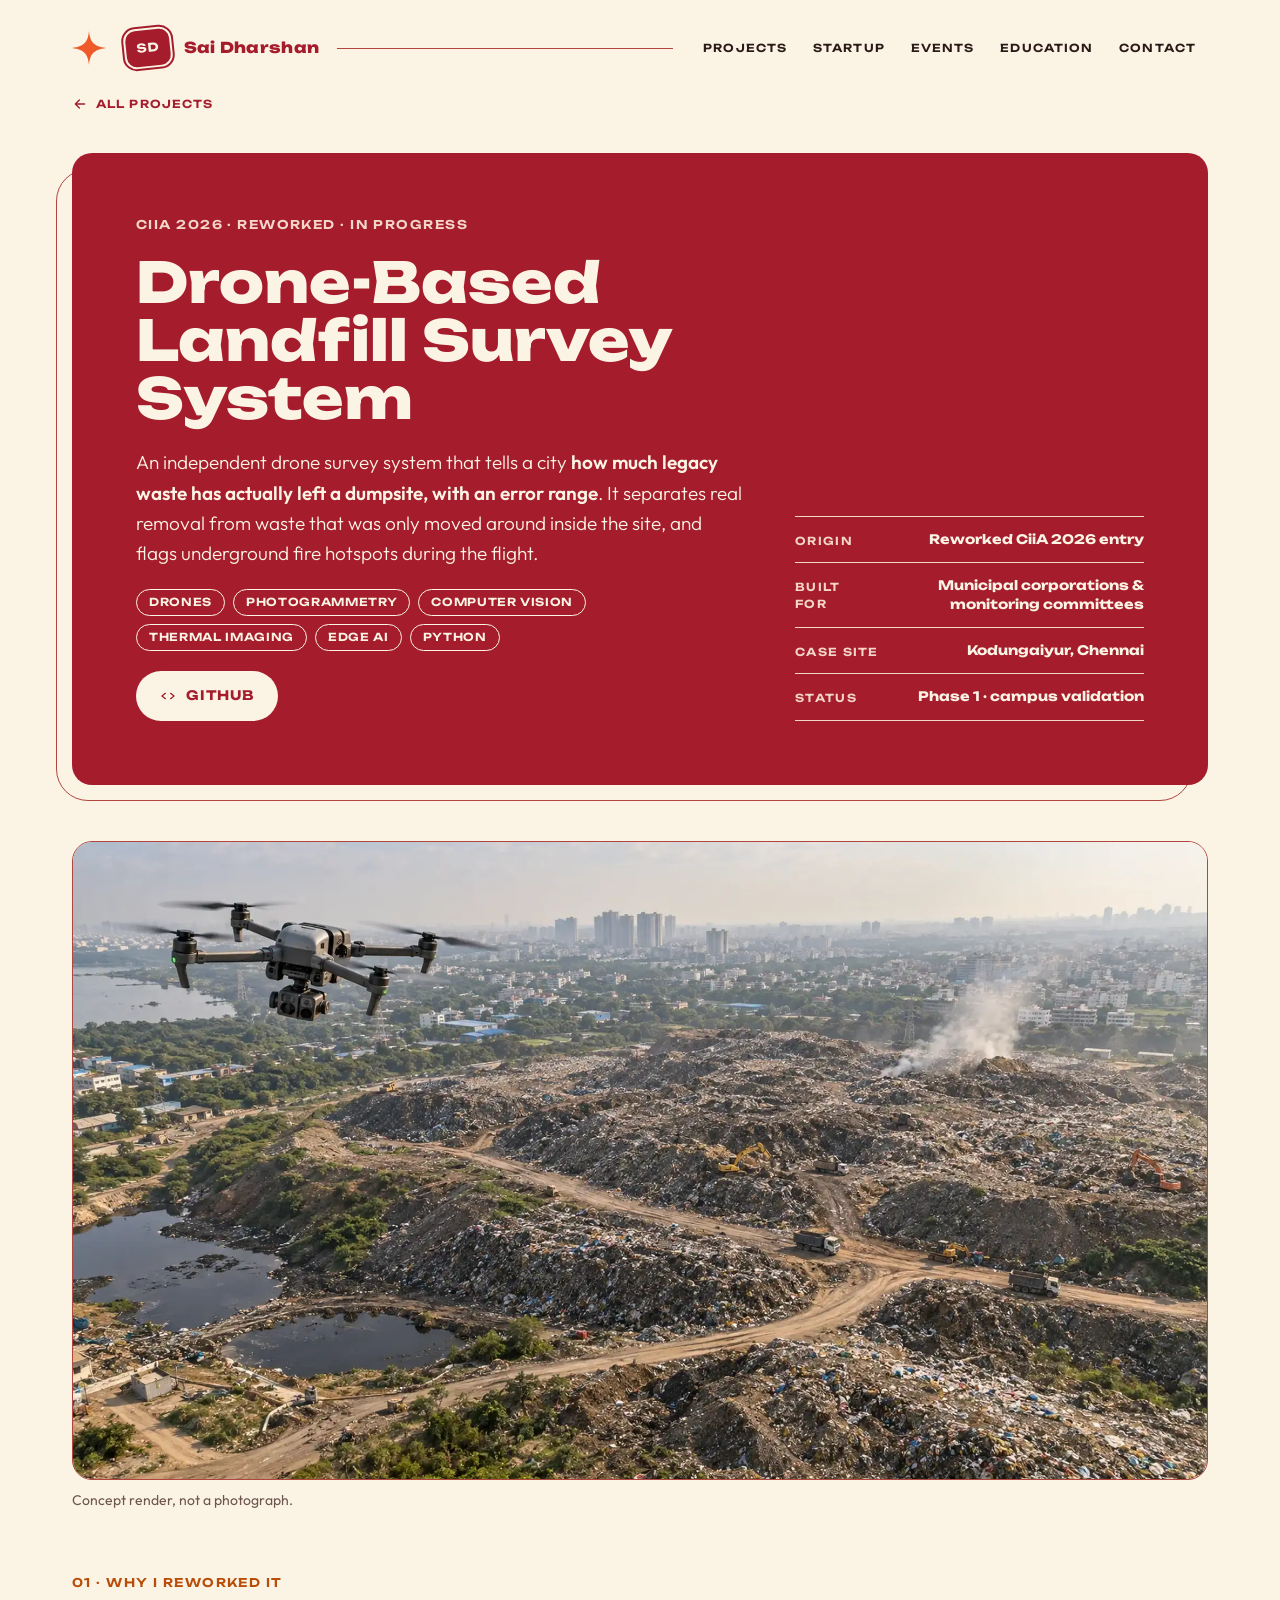
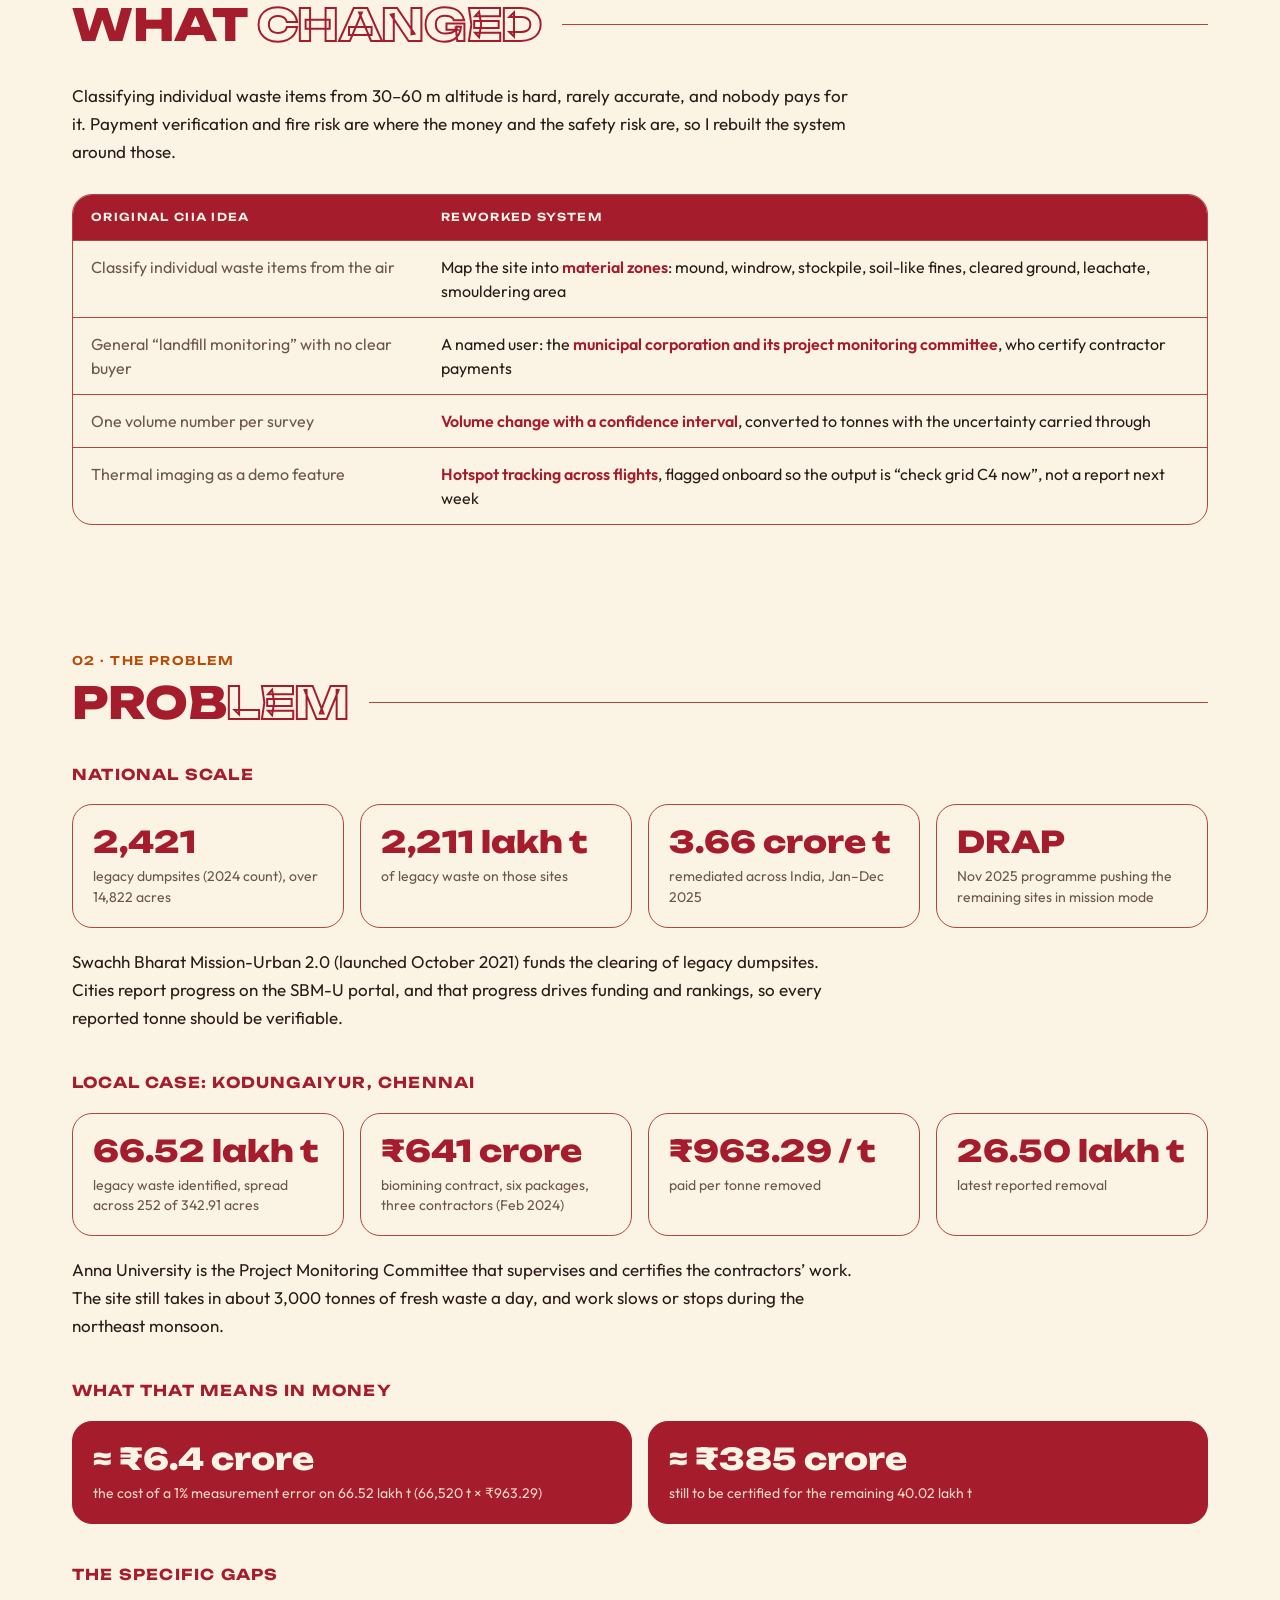
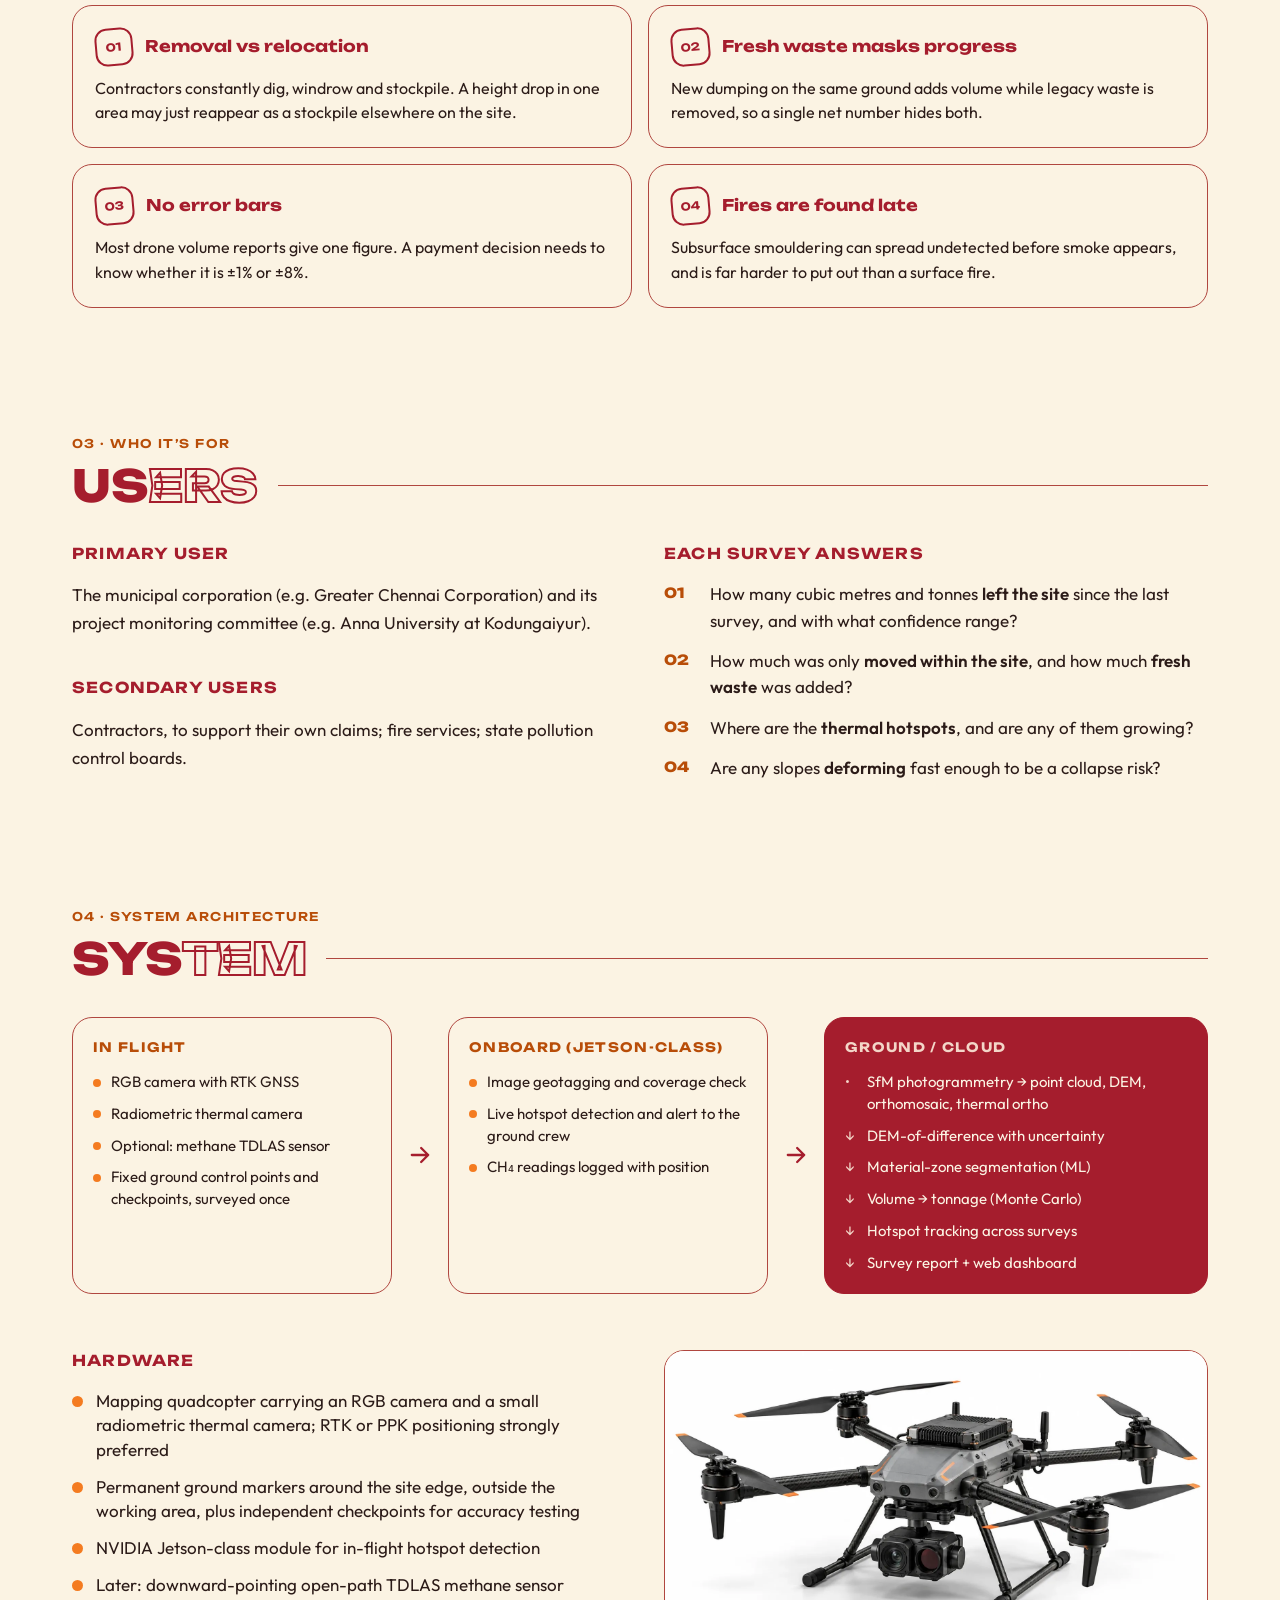
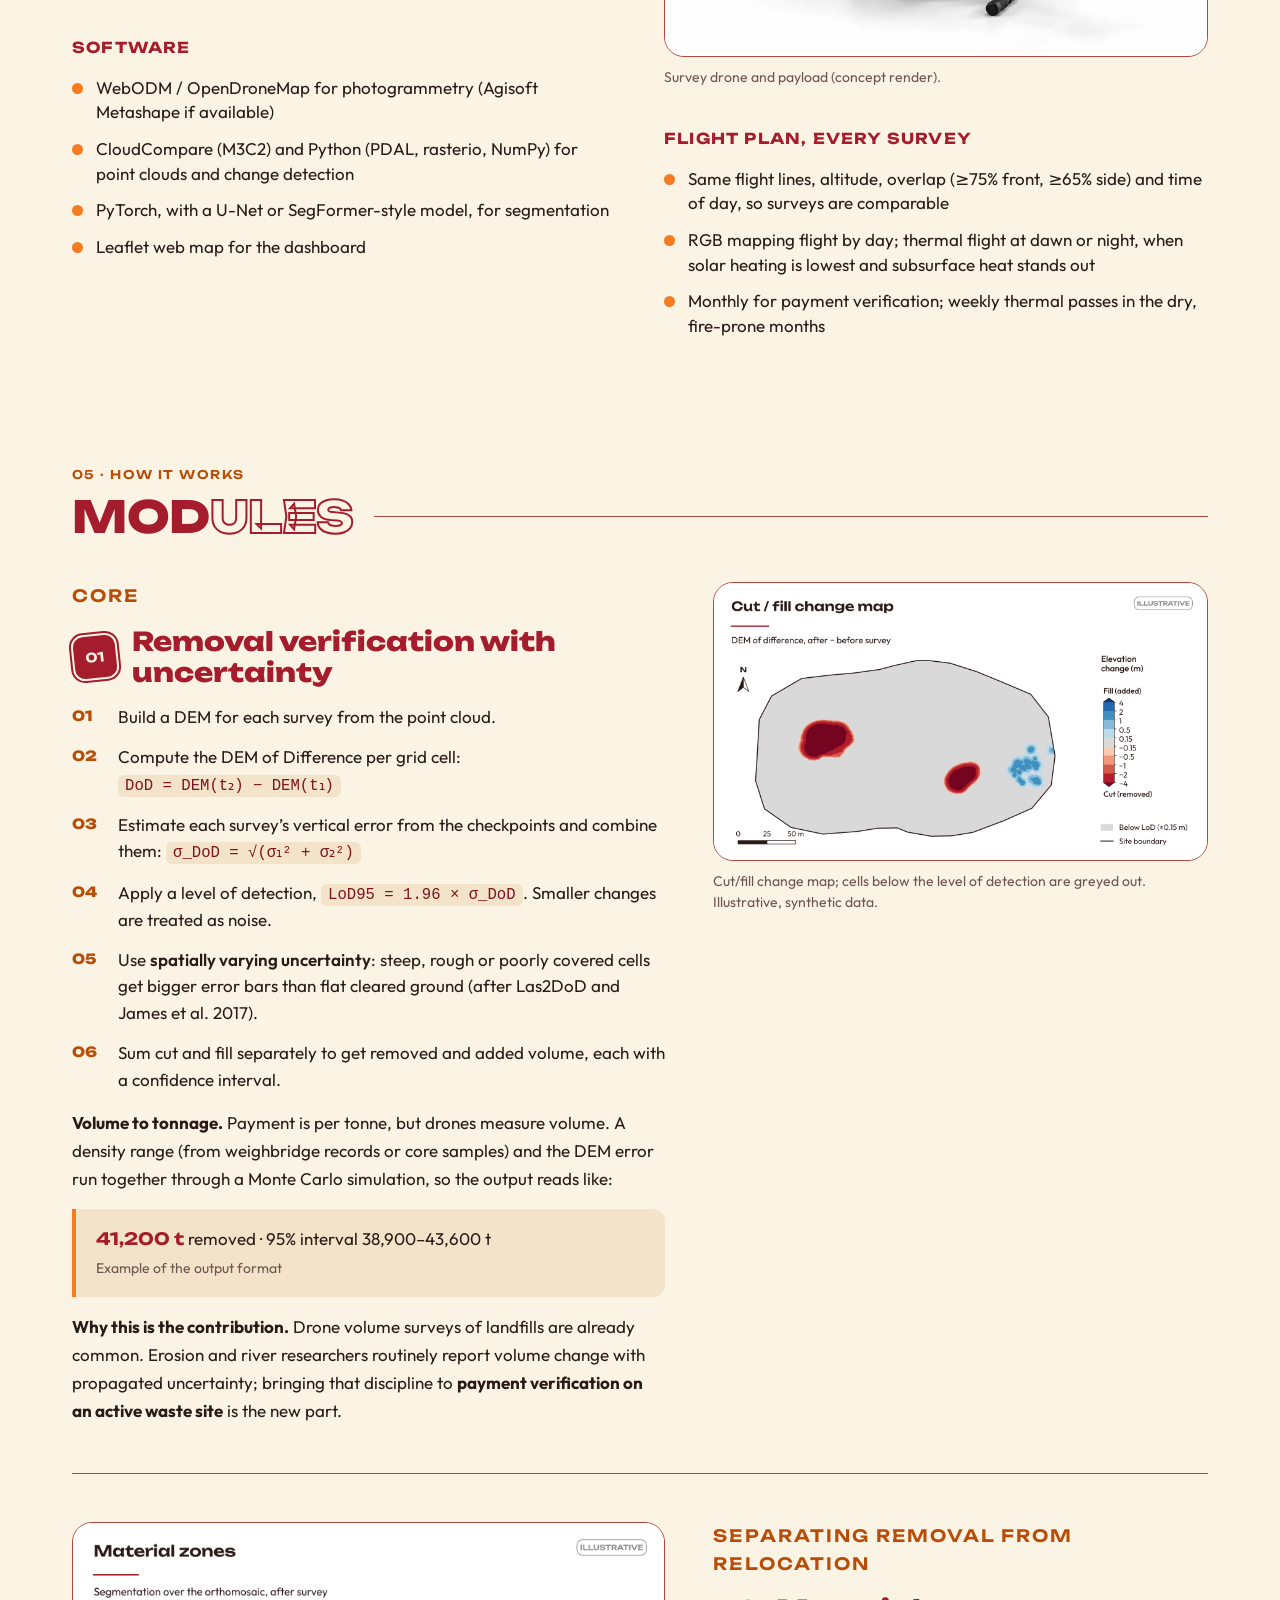
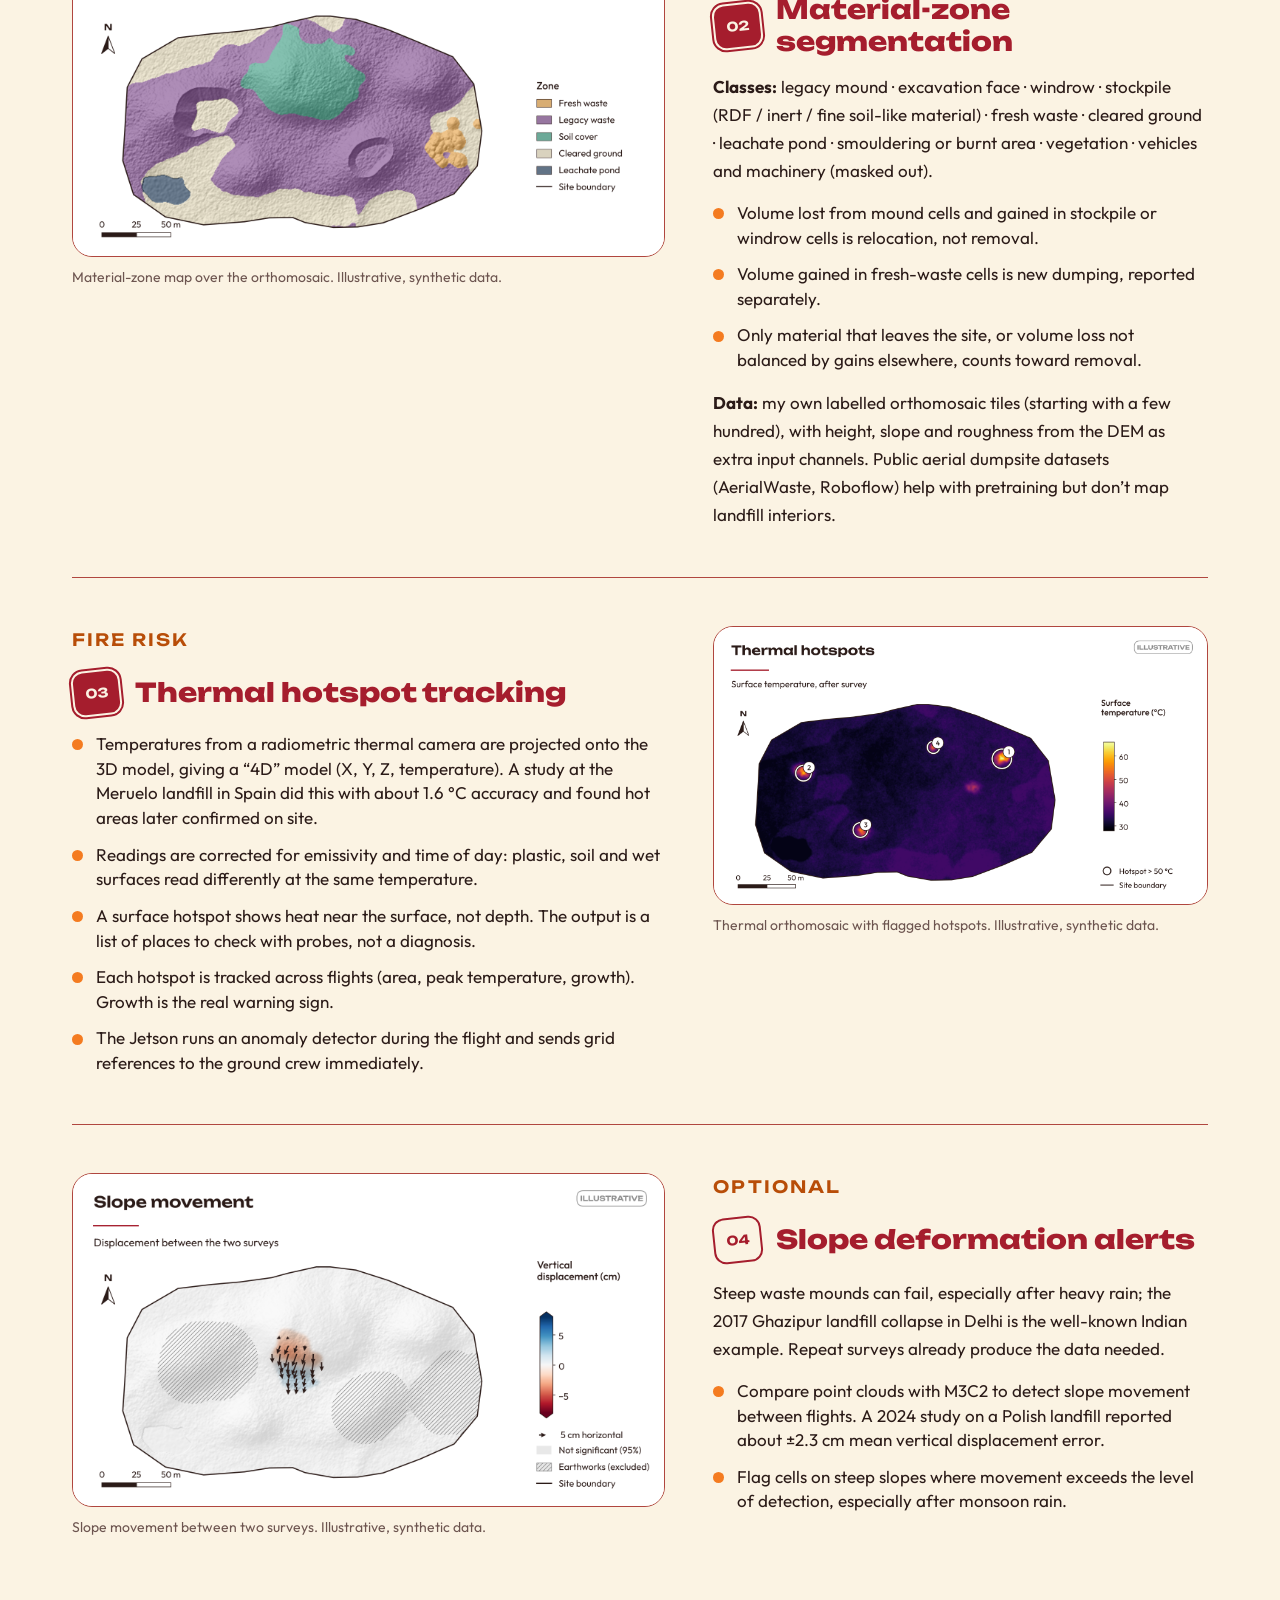
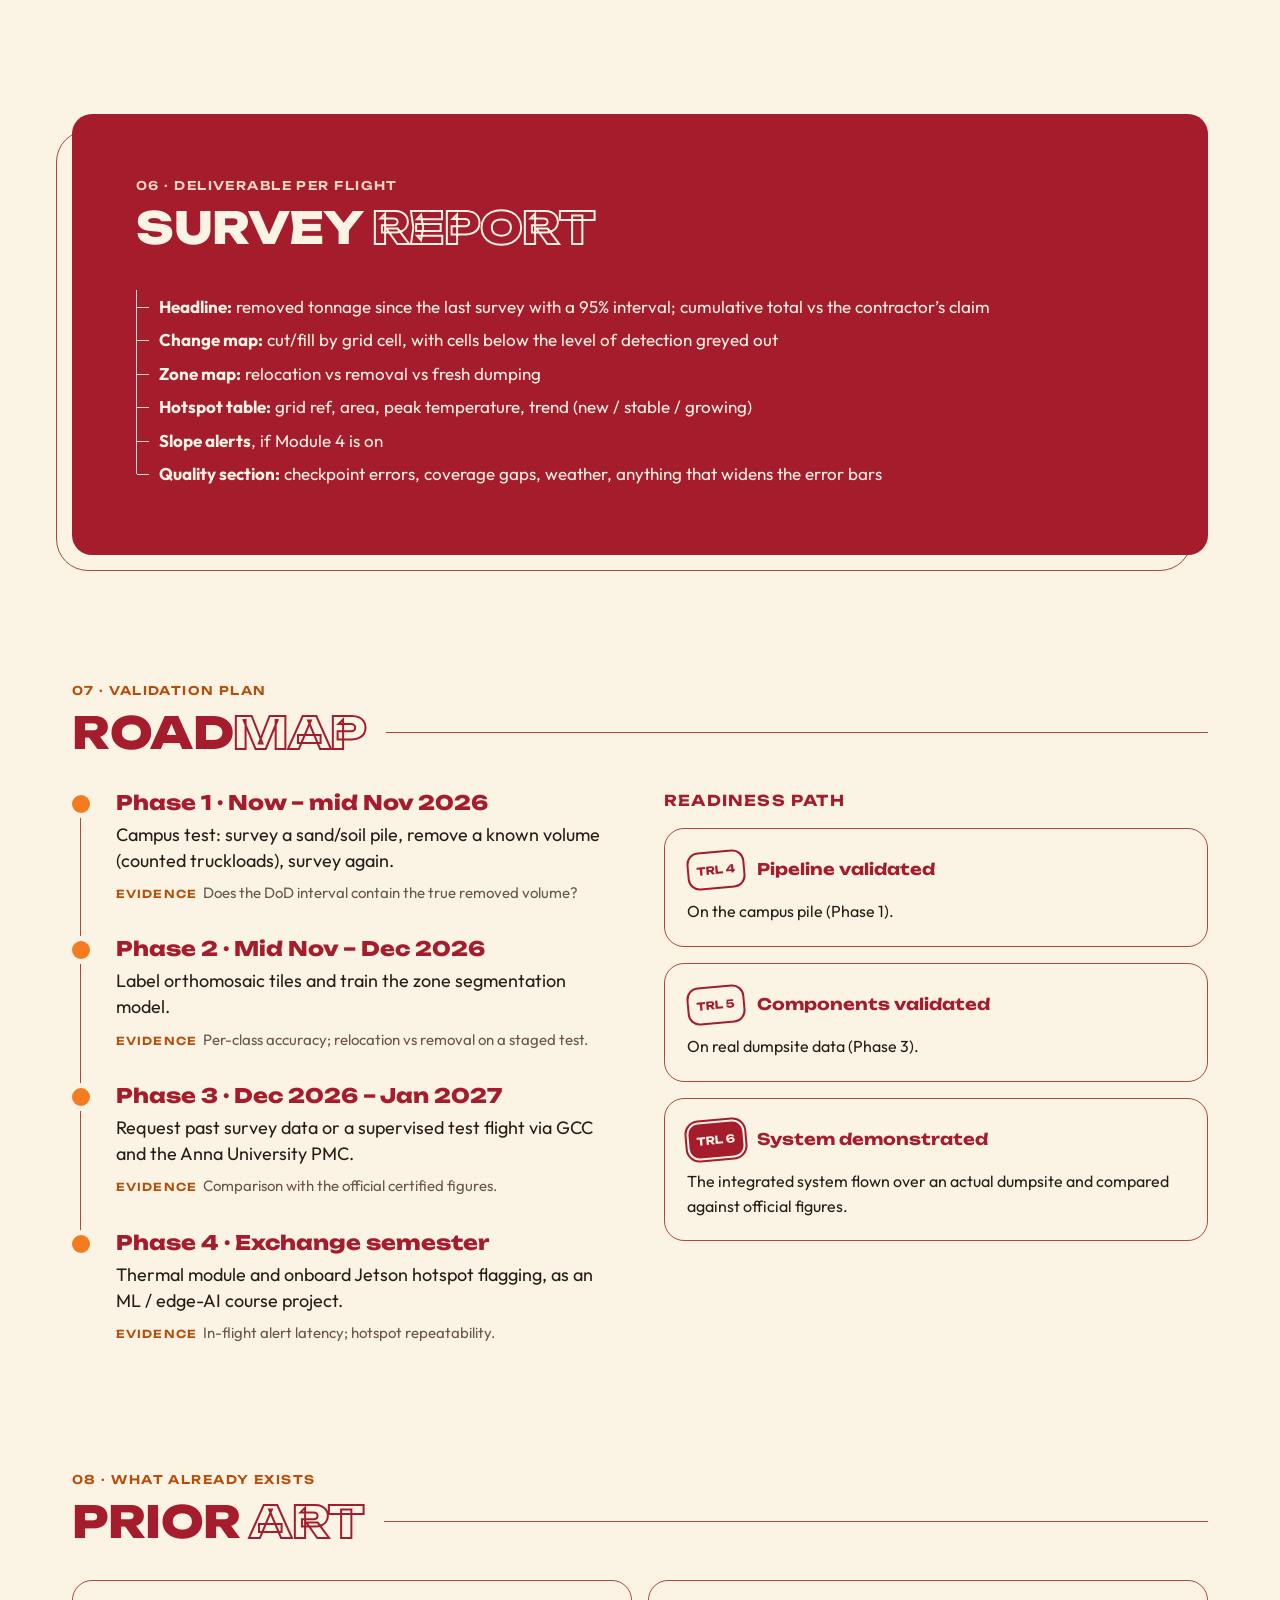
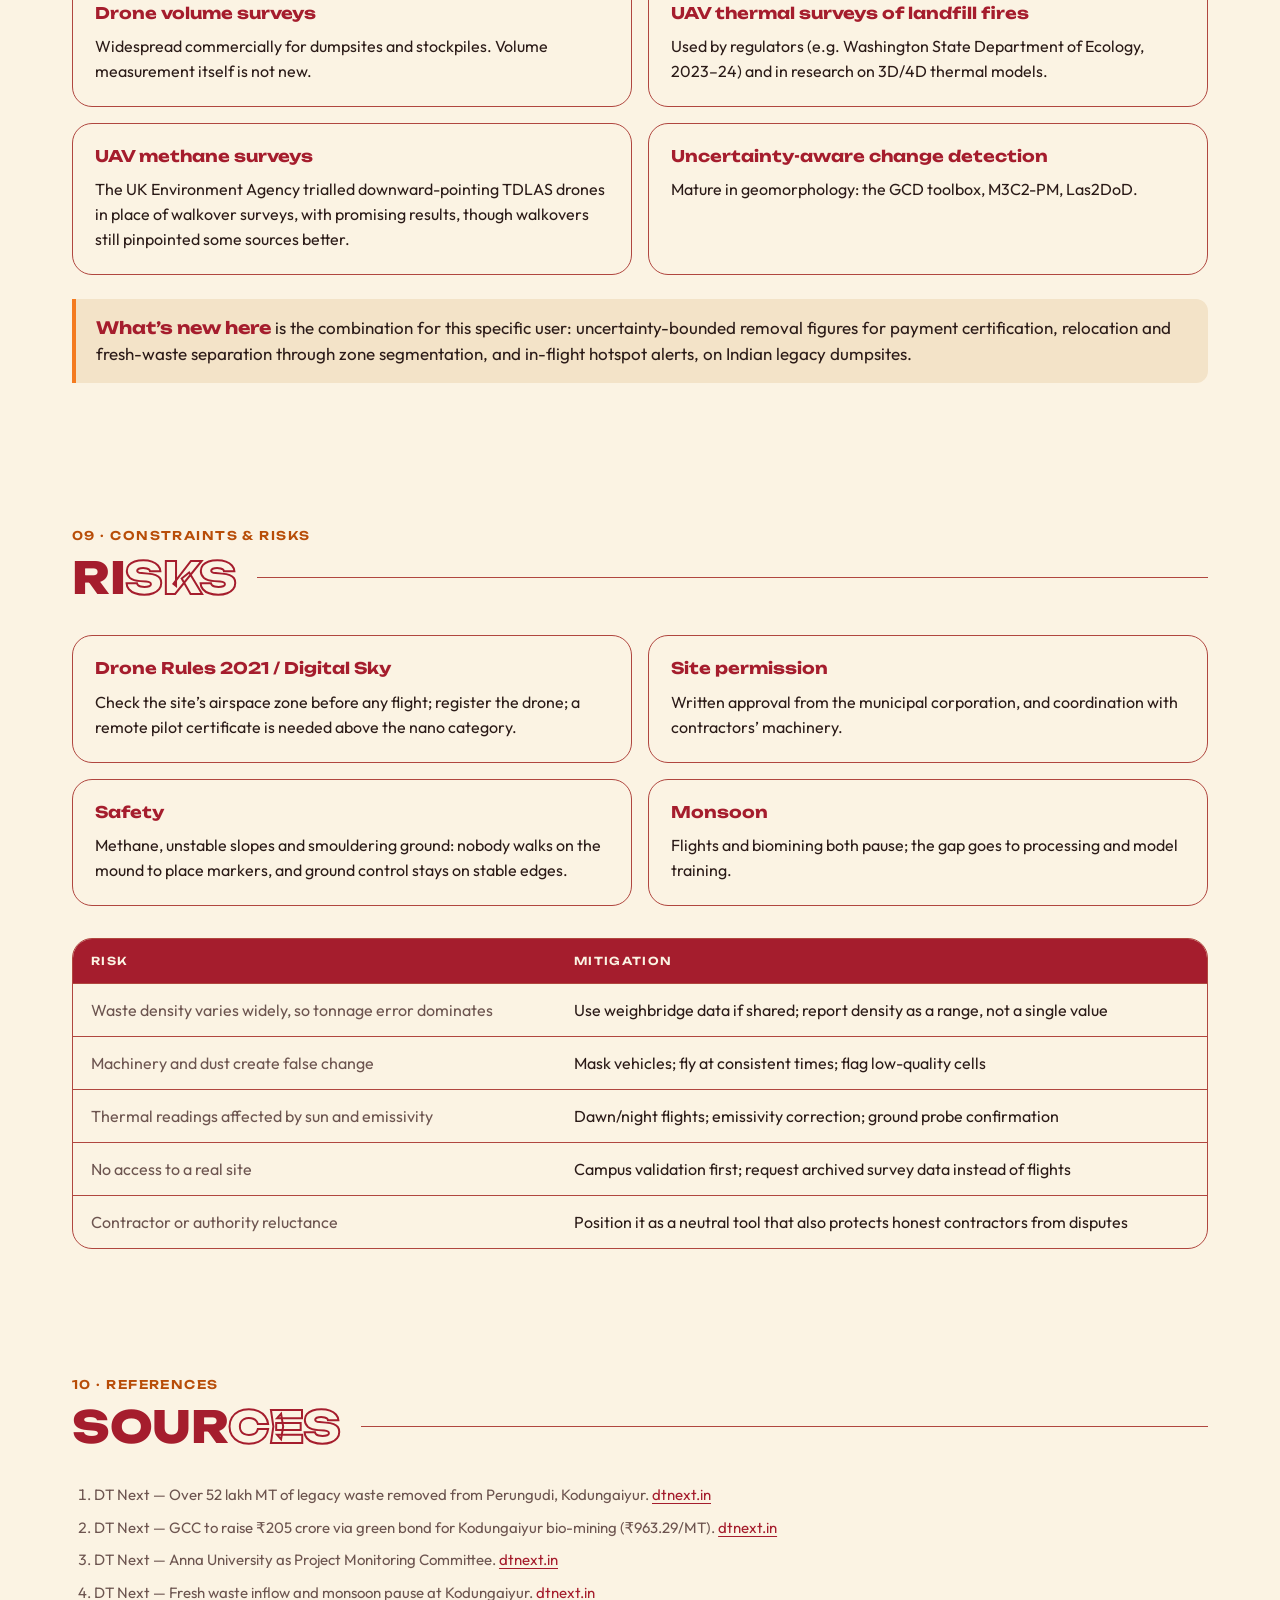
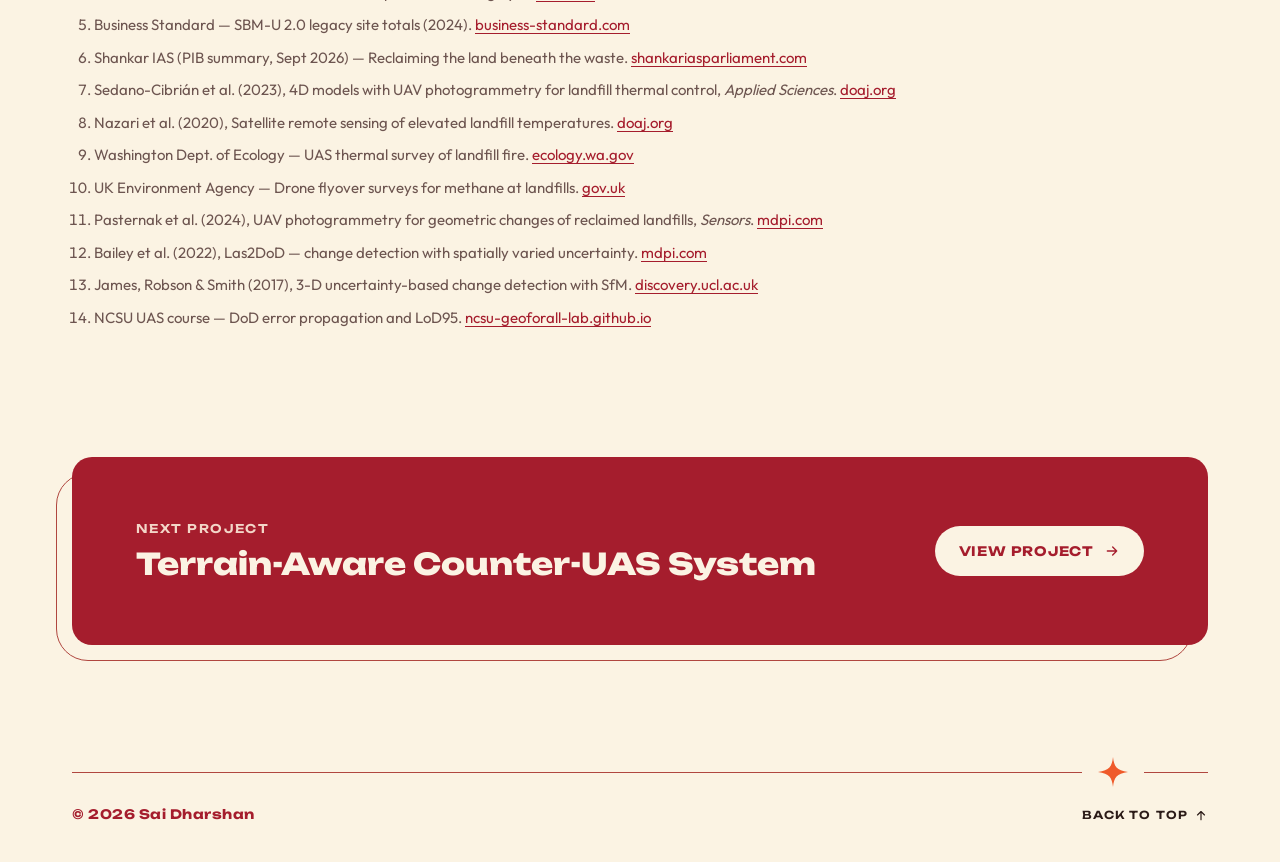
<file: projects/landfill-survey.html>
<!doctype html>
<html lang="en">
<head>
<meta charset="utf-8">
<meta name="viewport" content="width=device-width, initial-scale=1">
<title>Drone-Based Landfill Survey System — Sai Dharshan</title>
<meta name="description" content="A drone survey system that tells a city how much legacy waste has actually left a dumpsite, with an error range, separates removal from relocation, and flags underground fire hotspots in flight.">
<meta name="author" content="Sai Dharshan">
<meta name="theme-color" content="#a51d2d">
<meta property="og:type" content="article">
<meta property="og:url" content="https://saidharshan.com/projects/landfill-survey.html">
<meta property="og:title" content="Drone-Based Landfill Survey System — Sai Dharshan">
<meta property="og:description" content="Uncertainty-bounded removal figures for dumpsite payment verification, plus in-flight thermal hotspot alerts.">
<meta property="og:image" content="https://saidharshan.com/assets/img/og-card.png">
<meta property="og:image:width" content="1200">
<meta property="og:image:height" content="630">
<meta property="og:image:alt" content="Sai Dharshan — ML &amp; Defence Tech, saidharshan.com">
<meta name="twitter:card" content="summary_large_image">
<meta name="twitter:image" content="https://saidharshan.com/assets/img/og-card.png">
<link rel="icon" href="../assets/img/favicon.svg" type="image/svg+xml">
<link rel="preconnect" href="https://fonts.googleapis.com">
<link rel="preconnect" href="https://fonts.gstatic.com" crossorigin>
<link rel="stylesheet" href="https://fonts.googleapis.com/css2?family=Outfit:wght@300;400;500;600&family=Unbounded:wght@500;600;700;800&display=swap">
<link rel="stylesheet" href="../assets/css/tokens.css">
<link rel="stylesheet" href="../assets/css/components.css">
<link rel="stylesheet" href="../assets/css/site.css">
<link rel="stylesheet" href="../assets/css/project.css">
<script src="../assets/js/main.js"></script>
</head>
<body class="sd-root">
<a class="skip" href="#main">Skip to content</a>

<div class="wrap">
  <div class="topbar">
    <svg class="sd-spark" viewBox="0 0 48 48" aria-hidden="true"><path d="M24 0C25.6 15 29.6 21.4 48 24C29.6 26.6 25.6 33 24 48C22.4 33 18.4 26.6 0 24C18.4 21.4 22.4 15 24 0Z"/></svg>
    <a class="brand" href="../index.html" aria-label="Sai Dharshan, home"><span class="sd-sticker sd-sticker--crimson">SD</span><span class="txt">Sai Dharshan</span></a>
    <span class="grow" aria-hidden="true"></span>
    <button class="menu-btn" id="menu-btn" type="button" aria-expanded="false" aria-controls="site-nav"><svg viewBox="0 0 24 24" fill="none" stroke="currentColor" stroke-width="2" stroke-linecap="round" aria-hidden="true"><path d="M4 7h16M4 12h16M4 17h16"/></svg>Menu</button>
    <nav class="nav" id="site-nav" aria-label="Sections">
      <a href="../index.html#projects">Projects</a><a href="../index.html#startup">Startup</a><a href="../index.html#events">Events</a><a href="../index.html#education">Education</a><a href="../index.html#contact">Contact</a>
    </nav>
  </div>
</div>

<main id="main">

<!-- HERO -->
<header class="wrap" id="top">
  <a class="pd-back" href="../index.html#projects"><svg viewBox="0 0 24 24" fill="none" stroke="currentColor" stroke-width="2" stroke-linecap="round" stroke-linejoin="round" aria-hidden="true"><path d="M19 12H5m6-6-6 6 6 6"/></svg> All projects</a>
  <div class="sd-offset sd-reveal">
    <div class="sd-panel sd-on-crimson pd-hero">
      <div class="pd-hero__main">
        <p class="sd-eyebrow">CiiA 2026 · Reworked · In progress</p>
        <h1 class="pd-title">Drone-Based Landfill Survey System</h1>
        <p class="pd-pitch">An independent drone survey system that tells a city <strong>how much legacy waste has actually left a dumpsite, with an error range</strong>. It separates real removal from waste that was only moved around inside the site, and flags underground fire hotspots during the flight.</p>
        <div class="sd-tags"><span class="sd-tag">Drones</span><span class="sd-tag">Photogrammetry</span><span class="sd-tag">Computer vision</span><span class="sd-tag">Thermal imaging</span><span class="sd-tag">Edge AI</span><span class="sd-tag">Python</span></div>
        <div class="sd-btnrow">
          <a class="sd-btn sd-btn--cream" href="https://github.com/Sai-Dharshan" target="_blank" rel="noopener"><svg viewBox="0 0 24 24" fill="none" stroke="currentColor" stroke-width="2" stroke-linecap="round" stroke-linejoin="round" aria-hidden="true"><path d="m8 8-5 4 5 4m8-8 5 4-5 4"/></svg> GitHub</a>
        </div>
      </div>
      <dl class="pd-facts">
        <div><dt>Origin</dt><dd>Reworked CiiA 2026 entry</dd></div>
        <div><dt>Built for</dt><dd>Municipal corporations &amp; monitoring committees</dd></div>
        <div><dt>Case site</dt><dd>Kodungaiyur, Chennai</dd></div>
        <div><dt>Status</dt><dd>Phase 1 · campus validation</dd></div>
      </dl>
    </div>
  </div>
  <!-- Placeholder image: swap the src for the real file and update the alt text. -->
  <figure class="pd-figure pd-hero-fig sd-reveal">
    <img src="../assets/img/projects/landfill/hero.webp" alt="Concept render of a mapping drone surveying a large legacy dumpsite at the edge of a city" width="2100" height="1180">
    <figcaption>Concept render, not a photograph.</figcaption>
  </figure>
</header>

<!-- WHAT CHANGED -->
<section class="wrap sec" aria-labelledby="changed-h">
  <div class="sec-head sd-reveal">
    <p class="sd-eyebrow">01 · Why I reworked it</p>
    <div class="sd-head"><h2 id="changed-h" class="sd-split"><span class="s">What </span><span class="o">changed</span></h2></div>
  </div>
  <div class="pd-prose sd-reveal" style="margin-bottom:28px">
    <p>Classifying individual waste items from 30–60 m altitude is hard, rarely accurate, and nobody pays for it. Payment verification and fire risk are where the money and the safety risk are, so I rebuilt the system around those.</p>
  </div>
  <div class="pd-table-wrap sd-reveal">
    <table class="pd-table">
      <thead><tr><th scope="col">Original CiiA idea</th><th scope="col">Reworked system</th></tr></thead>
      <tbody>
        <tr><td>Classify individual waste items from the air</td><td>Map the site into <b>material zones</b>: mound, windrow, stockpile, soil-like fines, cleared ground, leachate, smouldering area</td></tr>
        <tr><td>General “landfill monitoring” with no clear buyer</td><td>A named user: the <b>municipal corporation and its project monitoring committee</b>, who certify contractor payments</td></tr>
        <tr><td>One volume number per survey</td><td><b>Volume change with a confidence interval</b>, converted to tonnes with the uncertainty carried through</td></tr>
        <tr><td>Thermal imaging as a demo feature</td><td><b>Hotspot tracking across flights</b>, flagged onboard so the output is “check grid C4 now”, not a report next week</td></tr>
      </tbody>
    </table>
  </div>
</section>

<!-- PROBLEM -->
<section class="wrap sec" aria-labelledby="problem-h">
  <div class="sec-head sd-reveal">
    <p class="sd-eyebrow">02 · The problem</p>
    <div class="sd-head"><h2 id="problem-h" class="sd-split"><span class="s">Prob</span><span class="o">lem</span></h2></div>
  </div>

  <h3 class="pd-sub sd-reveal">National scale</h3>
  <div class="pd-stats sd-reveal">
    <div class="pd-stat"><span class="v">2,421</span><span class="l">legacy dumpsites (2024 count), over 14,822 acres</span></div>
    <div class="pd-stat"><span class="v">2,211 lakh t</span><span class="l">of legacy waste on those sites</span></div>
    <div class="pd-stat"><span class="v">3.66 crore t</span><span class="l">remediated across India, Jan–Dec 2025</span></div>
    <div class="pd-stat"><span class="v">DRAP</span><span class="l">Nov 2025 programme pushing the remaining sites in mission mode</span></div>
  </div>
  <div class="pd-prose sd-reveal" style="margin-top:20px">
    <p>Swachh Bharat Mission-Urban 2.0 (launched October 2021) funds the clearing of legacy dumpsites. Cities report progress on the SBM-U portal, and that progress drives funding and rankings, so every reported tonne should be verifiable.</p>
  </div>

  <h3 class="pd-sub sd-reveal">Local case: Kodungaiyur, Chennai</h3>
  <div class="pd-stats sd-reveal">
    <div class="pd-stat"><span class="v">66.52 lakh t</span><span class="l">legacy waste identified, spread across 252 of 342.91 acres</span></div>
    <div class="pd-stat"><span class="v">₹641 crore</span><span class="l">biomining contract, six packages, three contractors (Feb 2024)</span></div>
    <div class="pd-stat"><span class="v">₹963.29 / t</span><span class="l">paid per tonne removed</span></div>
    <div class="pd-stat"><span class="v">26.50 lakh t</span><span class="l">latest reported removal</span></div>
  </div>
  <div class="pd-prose sd-reveal" style="margin-top:20px">
    <p>Anna University is the Project Monitoring Committee that supervises and certifies the contractors’ work. The site still takes in about 3,000 tonnes of fresh waste a day, and work slows or stops during the northeast monsoon.</p>
  </div>

  <h3 class="pd-sub sd-reveal">What that means in money</h3>
  <div class="pd-stats sd-reveal" style="grid-template-columns:repeat(auto-fit,minmax(240px,1fr))">
    <div class="pd-stat pd-stat--hot"><span class="v">≈ ₹6.4 crore</span><span class="l">the cost of a 1% measurement error on 66.52 lakh t (66,520 t × ₹963.29)</span></div>
    <div class="pd-stat pd-stat--hot"><span class="v">≈ ₹385 crore</span><span class="l">still to be certified for the remaining 40.02 lakh t</span></div>
  </div>

  <h3 class="pd-sub sd-reveal">The specific gaps</h3>
  <div class="pd-cards sd-reveal">
    <div class="pd-card"><h3><span class="sd-sticker">01</span>Removal vs relocation</h3><p>Contractors constantly dig, windrow and stockpile. A height drop in one area may just reappear as a stockpile elsewhere on the site.</p></div>
    <div class="pd-card"><h3><span class="sd-sticker">02</span>Fresh waste masks progress</h3><p>New dumping on the same ground adds volume while legacy waste is removed, so a single net number hides both.</p></div>
    <div class="pd-card"><h3><span class="sd-sticker">03</span>No error bars</h3><p>Most drone volume reports give one figure. A payment decision needs to know whether it is ±1% or ±8%.</p></div>
    <div class="pd-card"><h3><span class="sd-sticker">04</span>Fires are found late</h3><p>Subsurface smouldering can spread undetected before smoke appears, and is far harder to put out than a surface fire.</p></div>
  </div>
</section>

<!-- USERS -->
<section class="wrap sec" aria-labelledby="users-h">
  <div class="sec-head sd-reveal">
    <p class="sd-eyebrow">03 · Who it’s for</p>
    <div class="sd-head"><h2 id="users-h" class="sd-split"><span class="s">Us</span><span class="o">ers</span></h2></div>
  </div>
  <div class="pd-cols sd-reveal">
    <div class="pd-prose">
      <h3 class="pd-sub">Primary user</h3>
      <p>The municipal corporation (e.g. Greater Chennai Corporation) and its project monitoring committee (e.g. Anna University at Kodungaiyur).</p>
      <h3 class="pd-sub">Secondary users</h3>
      <p>Contractors, to support their own claims; fire services; state pollution control boards.</p>
    </div>
    <div>
      <h3 class="pd-sub">Each survey answers</h3>
      <ol class="pd-steps">
        <li>How many cubic metres and tonnes <b>left the site</b> since the last survey, and with what confidence range?</li>
        <li>How much was only <b>moved within the site</b>, and how much <b>fresh waste</b> was added?</li>
        <li>Where are the <b>thermal hotspots</b>, and are any of them growing?</li>
        <li>Are any slopes <b>deforming</b> fast enough to be a collapse risk?</li>
      </ol>
    </div>
  </div>
</section>

<!-- ARCHITECTURE -->
<section class="wrap sec" aria-labelledby="arch-h">
  <div class="sec-head sd-reveal">
    <p class="sd-eyebrow">04 · System architecture</p>
    <div class="sd-head"><h2 id="arch-h" class="sd-split"><span class="s">Sys</span><span class="o">tem</span></h2></div>
  </div>
  <div class="pd-flow sd-reveal">
    <div class="pd-stage"><h3>In flight</h3>
      <ul><li>RGB camera with RTK GNSS</li><li>Radiometric thermal camera</li><li>Optional: methane TDLAS sensor</li><li>Fixed ground control points and checkpoints, surveyed once</li></ul></div>
    <span class="pd-arrow" aria-hidden="true"><svg viewBox="0 0 24 24" fill="none" stroke="currentColor" stroke-width="2" stroke-linecap="round" stroke-linejoin="round"><path d="M5 12h14m-6-6 6 6-6 6"/></svg></span>
    <div class="pd-stage"><h3>Onboard (Jetson-class)</h3>
      <ul><li>Image geotagging and coverage check</li><li>Live hotspot detection and alert to the ground crew</li><li>CH₄ readings logged with position</li></ul></div>
    <span class="pd-arrow" aria-hidden="true"><svg viewBox="0 0 24 24" fill="none" stroke="currentColor" stroke-width="2" stroke-linecap="round" stroke-linejoin="round"><path d="M5 12h14m-6-6 6 6-6 6"/></svg></span>
    <div class="pd-stage pd-stage--dark"><h3>Ground / cloud</h3>
      <ol><li>SfM photogrammetry → point cloud, DEM, orthomosaic, thermal ortho</li><li>DEM-of-difference with uncertainty</li><li>Material-zone segmentation (ML)</li><li>Volume → tonnage (Monte Carlo)</li><li>Hotspot tracking across surveys</li><li>Survey report + web dashboard</li></ol></div>
  </div>

  <div class="pd-cols" style="margin-top:56px">
    <div class="sd-reveal">
      <h3 class="pd-sub">Hardware</h3>
      <ul class="sd-dots sd-dots--one">
        <li>Mapping quadcopter carrying an RGB camera and a small radiometric thermal camera; RTK or PPK positioning strongly preferred</li>
        <li>Permanent ground markers around the site edge, outside the working area, plus independent checkpoints for accuracy testing</li>
        <li>NVIDIA Jetson-class module for in-flight hotspot detection</li>
        <li>Later: downward-pointing open-path TDLAS methane sensor</li>
      </ul>
      <h3 class="pd-sub">Software</h3>
      <ul class="sd-dots sd-dots--one">
        <li>WebODM / OpenDroneMap for photogrammetry (Agisoft Metashape if available)</li>
        <li>CloudCompare (M3C2) and Python (PDAL, rasterio, NumPy) for point clouds and change detection</li>
        <li>PyTorch, with a U-Net or SegFormer-style model, for segmentation</li>
        <li>Leaflet web map for the dashboard</li>
      </ul>
    </div>
    <div class="sd-reveal">
      <figure class="pd-figure">
        <img src="../assets/img/projects/landfill/hardware.webp" alt="Concept render of the survey drone with RGB and thermal camera payload and onboard computer" width="1600" height="900" loading="lazy">
        <figcaption>Survey drone and payload (concept render).</figcaption>
      </figure>
      <h3 class="pd-sub">Flight plan, every survey</h3>
      <ul class="sd-dots sd-dots--one">
        <li>Same flight lines, altitude, overlap (≥75% front, ≥65% side) and time of day, so surveys are comparable</li>
        <li>RGB mapping flight by day; thermal flight at dawn or night, when solar heating is lowest and subsurface heat stands out</li>
        <li>Monthly for payment verification; weekly thermal passes in the dry, fire-prone months</li>
      </ul>
    </div>
  </div>
</section>

<!-- MODULES -->
<section class="wrap sec" aria-labelledby="modules-h">
  <div class="sec-head sd-reveal">
    <p class="sd-eyebrow">05 · How it works</p>
    <div class="sd-head"><h2 id="modules-h" class="sd-split"><span class="s">Mod</span><span class="o">ules</span></h2></div>
  </div>

  <article class="pd-module sd-reveal">
    <div>
      <p class="sd-eyebrow">Core</p>
      <h3><span class="sd-sticker sd-sticker--crimson">01</span>Removal verification with uncertainty</h3>
      <ol class="pd-steps">
        <li>Build a DEM for each survey from the point cloud.</li>
        <li>Compute the DEM of Difference per grid cell: <code class="pd-math">DoD = DEM(t₂) − DEM(t₁)</code></li>
        <li>Estimate each survey’s vertical error from the checkpoints and combine them: <code class="pd-math">σ_DoD = √(σ₁² + σ₂²)</code></li>
        <li>Apply a level of detection, <code class="pd-math">LoD95 = 1.96 × σ_DoD</code>. Smaller changes are treated as noise.</li>
        <li>Use <b>spatially varying uncertainty</b>: steep, rough or poorly covered cells get bigger error bars than flat cleared ground (after Las2DoD and James et al. 2017).</li>
        <li>Sum cut and fill separately to get removed and added volume, each with a confidence interval.</li>
      </ol>
      <p><b>Volume to tonnage.</b> Payment is per tonne, but drones measure volume. A density range (from weighbridge records or core samples) and the DEM error run together through a Monte Carlo simulation, so the output reads like:</p>
      <p class="pd-callout"><b>41,200 t</b> removed · 95% interval 38,900–43,600 t<br><span style="font-size:14px;color:var(--ink-muted)">Example of the output format</span></p>
      <p><b>Why this is the contribution.</b> Drone volume surveys of landfills are already common. Erosion and river researchers routinely report volume change with propagated uncertainty; bringing that discipline to <b>payment verification on an active waste site</b> is the new part.</p>
    </div>
    <figure class="pd-figure">
      <img src="../assets/img/projects/landfill/change-map.png" alt="Cut and fill map of a dumpsite between two drone surveys: two excavated areas in red, fresh dumping in blue, and cells below the 0.15 m level of detection in grey" width="1600" height="900" loading="lazy">
      <figcaption>Cut/fill change map; cells below the level of detection are greyed out. Illustrative, synthetic data.</figcaption>
    </figure>
  </article>

  <article class="pd-module pd-module--flip sd-reveal">
    <div>
      <p class="sd-eyebrow">Separating removal from relocation</p>
      <h3><span class="sd-sticker sd-sticker--crimson">02</span>Material-zone segmentation</h3>
      <p><b>Classes:</b> legacy mound · excavation face · windrow · stockpile (RDF / inert / fine soil-like material) · fresh waste · cleared ground · leachate pond · smouldering or burnt area · vegetation · vehicles and machinery (masked out).</p>
      <ul class="sd-dots sd-dots--one">
        <li>Volume lost from mound cells and gained in stockpile or windrow cells is relocation, not removal.</li>
        <li>Volume gained in fresh-waste cells is new dumping, reported separately.</li>
        <li>Only material that leaves the site, or volume loss not balanced by gains elsewhere, counts toward removal.</li>
      </ul>
      <p><b>Data:</b> my own labelled orthomosaic tiles (starting with a few hundred), with height, slope and roughness from the DEM as extra input channels. Public aerial dumpsite datasets (AerialWaste, Roboflow) help with pretraining but don’t map landfill interiors.</p>
    </div>
    <figure class="pd-figure">
      <img src="../assets/img/projects/landfill/zone-map.png" alt="Material-zone map over a greyscale orthomosaic of a dumpsite, showing fresh waste, legacy waste, soil cover, cleared ground and a leachate pond" width="1600" height="900" loading="lazy">
      <figcaption>Material-zone map over the orthomosaic. Illustrative, synthetic data.</figcaption>
    </figure>
  </article>

  <article class="pd-module sd-reveal">
    <div>
      <p class="sd-eyebrow">Fire risk</p>
      <h3><span class="sd-sticker sd-sticker--crimson">03</span>Thermal hotspot tracking</h3>
      <ul class="sd-dots sd-dots--one">
        <li>Temperatures from a radiometric thermal camera are projected onto the 3D model, giving a “4D” model (X, Y, Z, temperature). A study at the Meruelo landfill in Spain did this with about 1.6 °C accuracy and found hot areas later confirmed on site.</li>
        <li>Readings are corrected for emissivity and time of day: plastic, soil and wet surfaces read differently at the same temperature.</li>
        <li>A surface hotspot shows heat near the surface, not depth. The output is a list of places to check with probes, not a diagnosis.</li>
        <li>Each hotspot is tracked across flights (area, peak temperature, growth). Growth is the real warning sign.</li>
        <li>The Jetson runs an anomaly detector during the flight and sends grid references to the ground crew immediately.</li>
      </ul>
    </div>
    <figure class="pd-figure">
      <img src="../assets/img/projects/landfill/thermal.png" alt="Surface temperature map of a dumpsite, mostly 30 to 35 °C, with four numbered hotspots above 50 °C circled" width="1600" height="900" loading="lazy">
      <figcaption>Thermal orthomosaic with flagged hotspots. Illustrative, synthetic data.</figcaption>
    </figure>
  </article>

  <article class="pd-module pd-module--flip sd-reveal">
    <div>
      <p class="sd-eyebrow">Optional</p>
      <h3><span class="sd-sticker">04</span>Slope deformation alerts</h3>
      <p>Steep waste mounds can fail, especially after heavy rain; the 2017 Ghazipur landfill collapse in Delhi is the well-known Indian example. Repeat surveys already produce the data needed.</p>
      <ul class="sd-dots sd-dots--one">
        <li>Compare point clouds with M3C2 to detect slope movement between flights. A 2024 study on a Polish landfill reported about ±2.3 cm mean vertical displacement error.</li>
        <li>Flag cells on steep slopes where movement exceeds the level of detection, especially after monsoon rain.</li>
      </ul>
    </div>
    <figure class="pd-figure">
      <img src="../assets/img/projects/landfill/slope.png" alt="Slope movement map between two surveys: one mound flank creeping a few centimetres downslope, shown with arrows, its head sinking and its toe bulging; earthworks areas are hatched out" width="1600" height="900" loading="lazy">
      <figcaption>Slope movement between two surveys. Illustrative, synthetic data.</figcaption>
    </figure>
  </article>
</section>

<!-- OUTPUT -->
<section class="wrap sec" aria-labelledby="output-h">
  <div class="sd-offset sd-reveal">
    <div class="sd-panel sd-on-crimson">
      <div class="panel-head">
        <div>
          <p class="sd-eyebrow">06 · Deliverable per flight</p>
          <h2 id="output-h" class="sd-split sd-split--cream"><span class="s">Survey </span><span class="o">report</span></h2>
        </div>
      </div>
      <ul class="sd-tree" style="font-size:17px">
        <li><b>Headline:</b> removed tonnage since the last survey with a 95% interval; cumulative total vs the contractor’s claim</li>
        <li><b>Change map:</b> cut/fill by grid cell, with cells below the level of detection greyed out</li>
        <li><b>Zone map:</b> relocation vs removal vs fresh dumping</li>
        <li><b>Hotspot table:</b> grid ref, area, peak temperature, trend (new / stable / growing)</li>
        <li><b>Slope alerts</b>, if Module 4 is on</li>
        <li><b>Quality section:</b> checkpoint errors, coverage gaps, weather, anything that widens the error bars</li>
      </ul>
    </div>
  </div>
</section>

<!-- ROADMAP -->
<section class="wrap sec" aria-labelledby="roadmap-h">
  <div class="sec-head sd-reveal">
    <p class="sd-eyebrow">07 · Validation plan</p>
    <div class="sd-head"><h2 id="roadmap-h" class="sd-split"><span class="s">Road</span><span class="o">map</span></h2></div>
  </div>
  <div class="pd-cols">
    <ol class="sd-timeline sd-reveal">
      <li><p class="sd-timeline__when">Phase 1 · Now – mid Nov 2026</p>
        <p class="sd-timeline__what">Campus test: survey a sand/soil pile, remove a known volume (counted truckloads), survey again.</p>
        <p class="pd-evidence"><b>Evidence</b>Does the DoD interval contain the true removed volume?</p></li>
      <li><p class="sd-timeline__when">Phase 2 · Mid Nov – Dec 2026</p>
        <p class="sd-timeline__what">Label orthomosaic tiles and train the zone segmentation model.</p>
        <p class="pd-evidence"><b>Evidence</b>Per-class accuracy; relocation vs removal on a staged test.</p></li>
      <li><p class="sd-timeline__when">Phase 3 · Dec 2026 – Jan 2027</p>
        <p class="sd-timeline__what">Request past survey data or a supervised test flight via GCC and the Anna University PMC.</p>
        <p class="pd-evidence"><b>Evidence</b>Comparison with the official certified figures.</p></li>
      <li><p class="sd-timeline__when">Phase 4 · Exchange semester</p>
        <p class="sd-timeline__what">Thermal module and onboard Jetson hotspot flagging, as an ML / edge-AI course project.</p>
        <p class="pd-evidence"><b>Evidence</b>In-flight alert latency; hotspot repeatability.</p></li>
    </ol>
    <div class="sd-reveal">
      <h3 class="pd-sub">Readiness path</h3>
      <div class="pd-cards" style="grid-template-columns:1fr">
        <div class="pd-card"><h3><span class="sd-sticker">TRL 4</span>Pipeline validated</h3><p>On the campus pile (Phase 1).</p></div>
        <div class="pd-card"><h3><span class="sd-sticker">TRL 5</span>Components validated</h3><p>On real dumpsite data (Phase 3).</p></div>
        <div class="pd-card"><h3><span class="sd-sticker sd-sticker--crimson">TRL 6</span>System demonstrated</h3><p>The integrated system flown over an actual dumpsite and compared against official figures.</p></div>
      </div>
    </div>
  </div>
</section>

<!-- PRIOR ART -->
<section class="wrap sec" aria-labelledby="prior-h">
  <div class="sec-head sd-reveal">
    <p class="sd-eyebrow">08 · What already exists</p>
    <div class="sd-head"><h2 id="prior-h" class="sd-split"><span class="s">Prior </span><span class="o">art</span></h2></div>
  </div>
  <div class="pd-cards sd-reveal">
    <div class="pd-card"><h3>Drone volume surveys</h3><p>Widespread commercially for dumpsites and stockpiles. Volume measurement itself is not new.</p></div>
    <div class="pd-card"><h3>UAV thermal surveys of landfill fires</h3><p>Used by regulators (e.g. Washington State Department of Ecology, 2023–24) and in research on 3D/4D thermal models.</p></div>
    <div class="pd-card"><h3>UAV methane surveys</h3><p>The UK Environment Agency trialled downward-pointing TDLAS drones in place of walkover surveys, with promising results, though walkovers still pinpointed some sources better.</p></div>
    <div class="pd-card"><h3>Uncertainty-aware change detection</h3><p>Mature in geomorphology: the GCD toolbox, M3C2-PM, Las2DoD.</p></div>
  </div>
  <p class="pd-callout sd-reveal" style="margin-top:24px"><b>What’s new here</b> is the combination for this specific user: uncertainty-bounded removal figures for payment certification, relocation and fresh-waste separation through zone segmentation, and in-flight hotspot alerts, on Indian legacy dumpsites.</p>
</section>

<!-- CONSTRAINTS + RISKS -->
<section class="wrap sec" aria-labelledby="risks-h">
  <div class="sec-head sd-reveal">
    <p class="sd-eyebrow">09 · Constraints &amp; risks</p>
    <div class="sd-head"><h2 id="risks-h" class="sd-split"><span class="s">Ri</span><span class="o">sks</span></h2></div>
  </div>
  <div class="pd-cards sd-reveal" style="margin-bottom:32px">
    <div class="pd-card"><h3>Drone Rules 2021 / Digital Sky</h3><p>Check the site’s airspace zone before any flight; register the drone; a remote pilot certificate is needed above the nano category.</p></div>
    <div class="pd-card"><h3>Site permission</h3><p>Written approval from the municipal corporation, and coordination with contractors’ machinery.</p></div>
    <div class="pd-card"><h3>Safety</h3><p>Methane, unstable slopes and smouldering ground: nobody walks on the mound to place markers, and ground control stays on stable edges.</p></div>
    <div class="pd-card"><h3>Monsoon</h3><p>Flights and biomining both pause; the gap goes to processing and model training.</p></div>
  </div>
  <div class="pd-table-wrap sd-reveal">
    <table class="pd-table">
      <thead><tr><th scope="col">Risk</th><th scope="col">Mitigation</th></tr></thead>
      <tbody>
        <tr><td>Waste density varies widely, so tonnage error dominates</td><td>Use weighbridge data if shared; report density as a range, not a single value</td></tr>
        <tr><td>Machinery and dust create false change</td><td>Mask vehicles; fly at consistent times; flag low-quality cells</td></tr>
        <tr><td>Thermal readings affected by sun and emissivity</td><td>Dawn/night flights; emissivity correction; ground probe confirmation</td></tr>
        <tr><td>No access to a real site</td><td>Campus validation first; request archived survey data instead of flights</td></tr>
        <tr><td>Contractor or authority reluctance</td><td>Position it as a neutral tool that also protects honest contractors from disputes</td></tr>
      </tbody>
    </table>
  </div>
</section>

<!-- SOURCES -->
<section class="wrap sec" aria-labelledby="sources-h">
  <div class="sec-head sd-reveal">
    <p class="sd-eyebrow">10 · References</p>
    <div class="sd-head"><h2 id="sources-h" class="sd-split"><span class="s">Sour</span><span class="o">ces</span></h2></div>
  </div>
  <ol class="pd-sources sd-reveal">
    <li>DT Next — Over 52 lakh MT of legacy waste removed from Perungudi, Kodungaiyur. <a href="https://www.dtnext.in/amp/story/news/chennai/over-52-lakh-mt-of-legacy-waste-removed-from-perungudi-kodungaiyur" target="_blank" rel="noopener">dtnext.in</a></li>
    <li>DT Next — GCC to raise ₹205 crore via green bond for Kodungaiyur bio-mining (₹963.29/MT). <a href="https://www.dtnext.in/amp/story/news/chennai/chennai-corporation-to-raise-rs-205-crore-via-green-bond-for-kodungaiyur-bio-mining-841708" target="_blank" rel="noopener">dtnext.in</a></li>
    <li>DT Next — Anna University as Project Monitoring Committee. <a href="https://www.dtnext.in/amp/story/news/chennai/chennai-corporation-approves-55-mva-substation-for-biomining-at-kodungaiyur-landfill-821541" target="_blank" rel="noopener">dtnext.in</a></li>
    <li>DT Next — Fresh waste inflow and monsoon pause at Kodungaiyur. <a href="https://www.dtnext.in/news/chennai/chennai-corporation-removes-2016-lakh-mt-legacy-waste-from-kodungaiyur-yard-848398" target="_blank" rel="noopener">dtnext.in</a></li>
    <li>Business Standard — SBM-U 2.0 legacy site totals (2024). <a href="https://business-standard.com/india-news/swachh-bharat-2-0-cities-clear-38-waste-major-landfills-still-untouched-124093000278_1.html" target="_blank" rel="noopener">business-standard.com</a></li>
    <li>Shankar IAS (PIB summary, Sept 2026) — Reclaiming the land beneath the waste. <a href="https://www.shankariasparliament.com/current-affairs/mains-analysis/reclaiming-the-land-beneath-the-waste-transforming-indias-legacy-dumpsites" target="_blank" rel="noopener">shankariasparliament.com</a></li>
    <li>Sedano-Cibrián et al. (2023), 4D models with UAV photogrammetry for landfill thermal control, <i>Applied Sciences</i>. <a href="https://doaj.org/article/84fe7c5902814bfc8fcbbe5a996e4062" target="_blank" rel="noopener">doaj.org</a></li>
    <li>Nazari et al. (2020), Satellite remote sensing of elevated landfill temperatures. <a href="https://doaj.org/article/b74d6247840643218a7de730323bcd09" target="_blank" rel="noopener">doaj.org</a></li>
    <li>Washington Dept. of Ecology — UAS thermal survey of landfill fire. <a href="https://ecology.wa.gov/swm-yakima-landfill-2023" target="_blank" rel="noopener">ecology.wa.gov</a></li>
    <li>UK Environment Agency — Drone flyover surveys for methane at landfills. <a href="https://www.gov.uk/government/publications/drone-flyover-surveys-for-identifying-methane-emission-sources-at-landfills/drone-flyover-surveys-for-identifying-methane-emission-sources-at-landfills-summary" target="_blank" rel="noopener">gov.uk</a></li>
    <li>Pasternak et al. (2024), UAV photogrammetry for geometric changes of reclaimed landfills, <i>Sensors</i>. <a href="https://www.mdpi.com/1424-8220/24/22/7247" target="_blank" rel="noopener">mdpi.com</a></li>
    <li>Bailey et al. (2022), Las2DoD — change detection with spatially varied uncertainty. <a href="https://www.mdpi.com/2072-4292/14/7/1537" target="_blank" rel="noopener">mdpi.com</a></li>
    <li>James, Robson &amp; Smith (2017), 3-D uncertainty-based change detection with SfM. <a href="https://discovery.ucl.ac.uk/id/eprint/10060986" target="_blank" rel="noopener">discovery.ucl.ac.uk</a></li>
    <li>NCSU UAS course — DoD error propagation and LoD95. <a href="https://ncsu-geoforall-lab.github.io/gis-584-uas-course/course/topics/topic_6_change_detection/lectures/change_detection.html" target="_blank" rel="noopener">ncsu-geoforall-lab.github.io</a></li>
  </ol>
</section>

<!-- NEXT PROJECT -->
<section class="wrap sec" aria-label="Next project">
  <div class="sd-offset sd-reveal">
    <a class="sd-panel sd-on-crimson pd-next" href="counter-uas.html">
      <div>
        <p class="sd-eyebrow">Next project</p>
        <p class="sd-project__title">Terrain-Aware Counter-UAS System</p>
      </div>
      <span class="sd-btn sd-btn--cream">View project <svg viewBox="0 0 24 24" fill="none" stroke="currentColor" stroke-width="2" stroke-linecap="round" stroke-linejoin="round" aria-hidden="true"><path d="M5 12h14m-6-6 6 6-6 6"/></svg></span>
    </a>
  </div>
</section>

</main>

<footer class="foot">
  <div class="foot-line"><hr class="sd-rule"><svg class="sd-spark" viewBox="0 0 48 48" aria-hidden="true"><path d="M24 0C25.6 15 29.6 21.4 48 24C29.6 26.6 25.6 33 24 48C22.4 33 18.4 26.6 0 24C18.4 21.4 22.4 15 24 0Z"/></svg><hr class="sd-rule" style="flex:0 0 64px"></div>
  <div class="foot-row"><span class="c">© <span id="year">2026</span> Sai Dharshan</span><a href="#top">Back to top <svg viewBox="0 0 24 24" fill="none" stroke="currentColor" stroke-width="2" stroke-linecap="round" stroke-linejoin="round" aria-hidden="true"><path d="M12 20V6m-6 6 6-6 6 6"/></svg></a></div>
</footer>
</body>
</html>
</file>
<file: assets/css/tokens.css>
/* Design tokens: colour, type, spacing, radius and line weights. */
:root {
  --cream: #fbf3e3;
  --cream-deep: #f3e3c8;
  --ink: #2b1b18;
  --ink-muted: #6d5550;
  --crimson: #a51d2d;
  --crimson-deep: #7e1421;
  --line: #b0463f;
  --orange: #f47b20;
  --orange-deep: #e06210;
  --orange-ink: #b84d08;
  --spark: #ef5a2a;
  --on-crimson: var(--cream);
  --on-crimson-muted: #f3d6c8;
  --on-orange: var(--ink);

  --font-display: "Unbounded", "Arial Black", system-ui, sans-serif;
  --font-sans: "Outfit", "Segoe UI", system-ui, sans-serif;

  --space-1: 4px;
  --space-2: 8px;
  --space-3: 12px;
  --space-4: 16px;
  --space-6: 24px;
  --space-8: 32px;
  --space-12: 48px;
  --space-16: 64px;
  --space-24: 96px;

  --radius-sm: 12px;
  --radius-md: 20px;
  --radius-lg: 32px;
  --radius-pill: 999px;

  --hairline: 1.5px;
  --outline-stroke: 2px;

  color-scheme: light;
}
</file>
<file: assets/css/components.css>
/* Component styles. Colours, radii, spacing and line weights come from tokens.css. */
*, *::before, *::after { box-sizing: border-box; }
.sd-root { margin: 0; background: var(--cream); color: var(--ink); font-family: var(--font-sans); font-size: 16px; line-height: 1.5; font-weight: 400; -webkit-font-smoothing: antialiased; }
.sd-root :focus-visible { outline: 3px solid var(--ink); outline-offset: 3px; border-radius: 6px; }
.sd-on-crimson :focus-visible { outline-color: var(--cream); }

/* ---- SplitHeading: one word, part solid, part outlined ---- */
.sd-split { --sd-c: var(--crimson); color: var(--sd-c); font-family: var(--font-display); font-weight: 800; text-transform: uppercase; line-height: .98; letter-spacing: -.01em; margin: 0; font-size: clamp(30px, 4vw, 44px); }
.sd-split .s { color: var(--sd-c); }
.sd-split .o { color: transparent; -webkit-text-stroke: var(--outline-stroke) var(--sd-c); }
.sd-split--case { text-transform: none; }
.sd-split--xl { font-size: clamp(64px, 10vw, 120px); line-height: .95; }
.sd-split--xl .o { -webkit-text-stroke-width: 2.5px; }
.sd-split--lg { font-size: clamp(40px, 6.2vw, 72px); }
.sd-split--sm { font-size: clamp(22px, 2.6vw, 28px); }
.sd-split--cream { --sd-c: var(--cream); }
@supports not (-webkit-text-stroke: 1px) { .sd-split .o { color: var(--sd-c); } }

/* ---- Eyebrow + section head with a connecting line ---- */
.sd-eyebrow { font-family: var(--font-display); font-weight: 600; font-size: 12px; line-height: 16px; letter-spacing: .12em; text-transform: uppercase; color: var(--orange-ink); margin: 0; }
.sd-on-crimson .sd-eyebrow { color: var(--on-crimson-muted); }
.sd-head { display: flex; align-items: center; gap: 20px; }
.sd-head::after { content: ""; flex: 1; min-width: 24px; border-top: var(--hairline) solid var(--line); }
.sd-on-crimson .sd-head::after { border-top-color: var(--on-crimson-muted); }
.sd-rule { border: 0; border-top: var(--hairline) solid var(--line); margin: 0; }

/* ---- Button ---- */
.sd-btn { display: inline-flex; align-items: center; justify-content: center; gap: 10px; font-family: var(--font-display); font-weight: 700; font-size: 13px; line-height: 1; letter-spacing: .06em; text-transform: uppercase; text-decoration: none; padding: 15px 22px; border-radius: var(--radius-pill); border: 2px solid transparent; cursor: pointer; transition: transform .18s ease, background-color .18s ease, color .18s ease, border-color .18s ease; }
.sd-btn svg { width: 16px; height: 16px; flex: none; }
.sd-btn:hover { transform: translateY(-2px); }
.sd-btn--primary { background: var(--crimson); color: var(--on-crimson); }
.sd-btn--primary:hover { background: var(--crimson-deep); }
.sd-btn--accent { background: var(--orange); color: var(--ink); border-color: var(--ink); }
.sd-btn--ghost { background: transparent; color: var(--crimson); border-color: var(--crimson); }
.sd-btn--ghost:hover { background: var(--crimson); color: var(--on-crimson); }
.sd-btn--cream { background: var(--cream); color: var(--crimson); }
.sd-btn--cream:hover { background: var(--cream-deep); }
.sd-btn--line-cream { background: transparent; color: var(--cream); border-color: var(--cream); }
.sd-btn--line-cream:hover { background: var(--cream); color: var(--crimson); }

/* ---- PillLink: a link dressed as a search bar ---- */
.sd-pill { display: inline-flex; align-items: center; gap: 12px; margin: 7px; padding: 7px 22px 7px 7px; background: var(--cream); color: var(--ink); text-decoration: none; font-size: 15px; line-height: 1.2; border: var(--hairline) solid var(--line); border-radius: var(--radius-pill); box-shadow: 0 0 0 5px var(--cream), 0 0 0 6.5px var(--line); transition: transform .18s ease; max-width: calc(100% - 14px); }
.sd-pill b { font-weight: 600; color: var(--crimson); }
.sd-pill__icon { flex: none; width: 34px; height: 34px; border-radius: 50%; display: grid; place-items: center; background: var(--crimson); color: var(--on-crimson); }
.sd-pill__icon svg { width: 16px; height: 16px; }
.sd-pill__text { overflow: hidden; text-overflow: ellipsis; white-space: nowrap; }
.sd-pill:hover { transform: translateY(-2px); }

/* ---- Sticker: tilted rounded badge ---- */
.sd-sticker { display: inline-grid; place-items: center; min-width: 46px; height: 46px; padding: 0 11px; border-radius: var(--radius-sm); background: var(--cream); border: 2px solid var(--crimson); color: var(--crimson); font-family: var(--font-display); font-weight: 700; font-size: 13px; line-height: 1; white-space: nowrap; transform: rotate(var(--tilt, 0deg)); }
.sd-sticker--crimson { background: var(--crimson); color: var(--on-crimson); border-color: var(--cream); box-shadow: 0 0 0 2px var(--crimson); }
.sd-sticker--orange { background: var(--orange); color: var(--ink); border-color: var(--ink); }

/* ---- Decoration: sparkle + blob mascot ---- */
.sd-spark { display: inline-block; width: 28px; height: 28px; fill: var(--spark); flex: none; }
.sd-spark--cream { fill: var(--cream); }
.sd-blobs { display: inline-block; width: 112px; height: auto; flex: none; }
.sd-blobs .b { fill: var(--spark); }
.sd-blobs .h { fill: var(--cream); }
.sd-blobs .e { fill: var(--ink); }
.sd-blobs .m { fill: none; stroke: var(--ink); stroke-width: 2.4; stroke-linecap: round; }

/* ---- Offset frame: a thin line shifted behind a block ---- */
.sd-offset { position: relative; }
.sd-offset::before { content: ""; position: absolute; inset: 16px 16px -16px -16px; border: var(--hairline) solid var(--line); border-radius: var(--radius-lg); pointer-events: none; }
.sd-offset > * { position: relative; }

/* ---- DotList ---- */
.sd-dots { list-style: none; margin: 0; padding: 0; display: grid; grid-template-columns: repeat(2, minmax(0, 1fr)); gap: 12px 24px; }
.sd-dots--one { grid-template-columns: 1fr; }
.sd-dots li { position: relative; padding-left: 24px; font-size: 17px; line-height: 1.45; }
.sd-dots li::before { content: ""; position: absolute; left: 0; top: .42em; width: 11px; height: 11px; border-radius: 50%; background: var(--orange); }
.sd-ph { color: var(--ink-muted); font-style: italic; }

/* ---- Tag ---- */
.sd-tag { display: inline-flex; align-items: center; font-family: var(--font-display); font-weight: 600; font-size: 11px; line-height: 1; letter-spacing: .06em; text-transform: uppercase; padding: 7px 12px; border-radius: var(--radius-pill); border: var(--hairline) solid currentColor; color: var(--crimson); }
.sd-on-crimson .sd-tag { color: var(--on-crimson); }
.sd-tags { display: flex; flex-wrap: wrap; gap: 8px; }

/* ---- Crimson panel + ProjectCard ---- */
.sd-panel { background: var(--crimson); color: var(--on-crimson); border-radius: var(--radius-md); padding: clamp(24px, 5vw, 64px); }
.sd-project { display: flex; flex-direction: column; gap: 16px; padding: clamp(22px, 3vw, 32px); border: var(--hairline) solid var(--on-crimson-muted); border-radius: var(--radius-md); color: var(--on-crimson); transition: transform .2s ease, background-color .2s ease; }
.sd-project:hover { transform: translateY(-3px); background: var(--crimson-deep); }
.sd-project__kicker { font-family: var(--font-display); font-weight: 600; font-size: 11px; letter-spacing: .12em; text-transform: uppercase; color: var(--on-crimson-muted); margin: 0; }
.sd-project__title { font-family: var(--font-display); font-weight: 800; font-size: clamp(22px, 2.4vw, 30px); line-height: 1.12; margin: 0; color: var(--on-crimson); }
.sd-project__label { font-family: var(--font-display); font-weight: 600; font-size: 11px; letter-spacing: .12em; text-transform: uppercase; color: var(--on-crimson-muted); margin: 0 0 6px; }
.sd-project p { margin: 0; }
.sd-project--empty { border-style: dashed; }
.sd-project--empty:hover { background: transparent; }
.sd-tree { list-style: none; margin: 0; padding: 0; }
.sd-tree li { position: relative; padding: 4px 0 4px 22px; border-left: var(--hairline) solid var(--on-crimson-muted); }
.sd-tree li::before { content: ""; position: absolute; left: 0; top: 1em; width: 12px; border-top: var(--hairline) solid var(--on-crimson-muted); }
.sd-tree li:last-child { border-left-color: transparent; }
.sd-tree li:last-child::after { content: ""; position: absolute; left: -1.5px; top: 0; height: 1em; border-left: var(--hairline) solid var(--on-crimson-muted); }
.sd-btnrow { display: flex; flex-wrap: wrap; gap: 12px; }

/* ---- Timeline ---- */
.sd-timeline { list-style: none; margin: 0; padding: 0; position: relative; }
.sd-timeline li { position: relative; padding: 0 0 32px 44px; }
.sd-timeline li:not(:last-child)::after { content: ""; position: absolute; left: 8.25px; top: 14px; bottom: -14px; border-left: var(--hairline) solid var(--line); }
.sd-timeline li:last-child { padding-bottom: 0; }
.sd-timeline li::before { content: ""; position: absolute; z-index: 1; left: 0; top: 5px; width: 18px; height: 18px; border-radius: 50%; background: var(--orange); box-shadow: 0 0 0 5px var(--cream); }
.sd-timeline__when { font-family: var(--font-display); font-weight: 800; font-size: 20px; line-height: 1.3; color: var(--crimson); margin: 0 0 6px; }
.sd-timeline__what { font-size: 18px; line-height: 1.45; font-weight: 400; margin: 0; }
.sd-timeline__meta { font-size: 14px; color: var(--ink-muted); text-transform: uppercase; letter-spacing: .08em; margin: 4px 0 0; }

/* ---- CTA card + fields ---- */
.sd-cta { background: var(--orange-deep); color: var(--on-orange); border-radius: var(--radius-lg); padding: clamp(26px, 5vw, 56px); }
.sd-cta .sd-split { --sd-c: var(--cream); }
.sd-field { display: flex; flex-direction: column; gap: 6px; }
.sd-field label { font-family: var(--font-display); font-weight: 600; font-size: 12px; letter-spacing: .1em; text-transform: uppercase; color: var(--ink); }
.sd-field input, .sd-field textarea { font: inherit; font-size: 16px; color: var(--ink); background: var(--cream); border: 2px solid var(--ink); border-radius: var(--radius-sm); padding: 12px 14px; width: 100%; }
.sd-field textarea { min-height: 128px; resize: vertical; }
.sd-field input::placeholder, .sd-field textarea::placeholder { color: var(--ink-muted); }

/* ---- Scroll fade-in (only once JS marks the page) ---- */
.sd-js .sd-reveal { opacity: 0; transform: translateY(18px); transition: opacity .7s ease, transform .7s ease; }
.sd-js .sd-reveal.is-in { opacity: 1; transform: none; }
@media (prefers-reduced-motion: reduce) {
  .sd-js .sd-reveal { opacity: 1; transform: none; transition: none; }
  .sd-btn, .sd-pill, .sd-project { transition: none; }
  .sd-btn:hover, .sd-pill:hover, .sd-project:hover { transform: none; }
}
</file>
<file: assets/css/site.css>
html, body { margin: 0; padding: 0; }
html { scroll-behavior: smooth; }
body { overflow-x: hidden; }
a { color: inherit; }
[id] { scroll-margin-top: 24px; }
.skip { position: absolute; left: 16px; top: -60px; z-index: 10; background: var(--crimson); color: var(--on-crimson); font-family: var(--font-display); font-weight: 600; font-size: 12px; letter-spacing: .1em; text-transform: uppercase; text-decoration: none; padding: 12px 18px; border-radius: var(--radius-pill); }
.skip:focus { top: 16px; }
.wrap { width: 100%; max-width: 1200px; margin: 0 auto; padding: 0 32px; }
.sec { padding-top: 64px; padding-bottom: 64px; }
.sec-head { margin-bottom: 36px; }
.sec-head .sd-eyebrow { margin-bottom: 12px; }
.lede { font-size: 18px; line-height: 1.6; font-weight: 300; margin: 0; max-width: 58ch; }

/* top bar */
.topbar { display: flex; align-items: center; gap: 18px; padding: 28px 0 8px; }
.topbar > .sd-spark { width: 34px; height: 34px; }
.brand { display: inline-flex; align-items: center; gap: 12px; text-decoration: none; font-family: var(--font-display); font-weight: 800; font-size: 15px; color: var(--crimson); letter-spacing: .02em; }
.brand .sd-sticker { --tilt: -6deg; height: 40px; min-width: 40px; font-size: 12px; }
.topbar .grow { flex: 1; min-width: 20px; border-top: var(--hairline) solid var(--line); }
.nav { display: flex; gap: 2px; }
.nav a { font-family: var(--font-display); font-weight: 600; font-size: 11px; letter-spacing: .1em; text-transform: uppercase; text-decoration: none; color: var(--ink); padding: 9px 12px; border-radius: var(--radius-pill); transition: background-color .18s, color .18s; }
.nav a:hover { background: var(--cream-deep); color: var(--crimson); }
.topbar .sd-blobs { width: 92px; }
.menu-btn { display: none; align-items: center; gap: 8px; font-family: var(--font-display); font-weight: 600; font-size: 11px; letter-spacing: .1em; text-transform: uppercase; color: var(--crimson); background: transparent; border: var(--hairline) solid var(--crimson); border-radius: var(--radius-pill); padding: 9px 14px; cursor: pointer; }
.menu-btn svg { width: 16px; height: 16px; }

/* hero */
.hero-grid { display: grid; grid-template-columns: minmax(0, 5fr) minmax(0, 7fr); gap: 64px; align-items: center; padding: 8px 0 40px; }
.portrait { position: relative; padding-left: 40px; max-width: 470px; width: 100%; }
.handle { position: absolute; left: 0; top: 190px; writing-mode: vertical-rl; transform: rotate(180deg); font-family: var(--font-display); font-weight: 700; font-size: 12px; letter-spacing: .22em; color: var(--orange-ink); text-transform: uppercase; }
.pstage { position: relative; aspect-ratio: 1 / 1.05; margin: 112px 18px 34px 0; }
.pframe { position: absolute; inset: 18px 18px -18px -18px; border: var(--hairline) solid var(--line); border-radius: var(--radius-lg); }
.pblock { position: absolute; inset: 0; background: var(--crimson); border-radius: var(--radius-lg); }
.photo { position: absolute; left: 0; right: 0; bottom: 0; top: -24%; }
.photo img { position: absolute; left: 0; bottom: 0; width: 100%; height: auto; display: block; border-radius: 0 0 var(--radius-lg) var(--radius-lg); }
.pstage .sp1 { position: absolute; top: 9%; left: 7%; width: 44px; height: 44px; }
.pstage .sp2 { position: absolute; bottom: -24px; right: -26px; width: 56px; height: 56px; }
.pstage .st { position: absolute; }
.st1 { top: -58px; left: 2%; --tilt: -9deg; }
.st2 { top: -112px; left: 16%; --tilt: 5deg; }
.st3 { top: 30%; right: -24px; --tilt: -6deg; }
.startup-card .sd-eyebrow { color: var(--crimson); }
.stack { position: absolute; top: -118px; right: -18px; display: flex; flex-direction: column; align-items: flex-end; gap: 6px; }
.stack .arrow { width: 70px; height: 40px; fill: none; stroke: var(--crimson); stroke-width: 2; stroke-linecap: round; stroke-linejoin: round; }
.stack .chips { display: flex; gap: 6px; }
.stack .chips .sd-sticker { height: 34px; min-width: 34px; font-size: 11px; padding: 0 8px; border-radius: 10px; }
.loc { display: flex; align-items: center; gap: 14px; font-family: var(--font-display); font-weight: 800; font-size: 18px; color: var(--orange-ink); letter-spacing: .02em; }
.loc::after { content: ""; flex: 1; border-top: var(--hairline) solid var(--line); }
.intro .where { font-family: var(--font-display); font-weight: 600; font-size: 15px; line-height: 1.55; color: var(--crimson); margin: 22px 0 16px; letter-spacing: .01em; }
.intro .sd-split--lg { margin-top: 6px; }
.cta-row { display: flex; flex-wrap: wrap; gap: 14px; margin-top: 30px; }
.cta-row.social-row { margin-top: 14px; }

/* contact strip */
.strip-row { display: flex; flex-wrap: wrap; align-items: center; gap: 14px 30px; }
.ci-item { display: inline-flex; align-items: center; gap: 12px; text-decoration: none; font-size: 17px; }
.ci-item:hover span:last-child { text-decoration: underline; text-underline-offset: 4px; }
.ci { width: 40px; height: 40px; border-radius: 50%; background: var(--crimson); color: var(--on-crimson); display: grid; place-items: center; flex: none; }
.ci svg { width: 18px; height: 18px; }

/* skills */
.skills { position: relative; }
.skills .deco { position: absolute; right: 32px; top: 40px; width: 40px; height: 40px; }
.skills-grid { display: grid; grid-template-columns: repeat(2, minmax(0, 1fr)); gap: 44px 64px; }
.skill h3 { display: flex; align-items: baseline; gap: 12px; margin: 0 0 18px; font-family: var(--font-display); font-weight: 700; font-size: 15px; letter-spacing: .08em; text-transform: uppercase; color: var(--crimson); }
.skill h3 .n { font-size: 12px; color: var(--orange-ink); }

/* projects */
.panel-head { display: flex; align-items: flex-end; justify-content: space-between; gap: 24px; margin-bottom: 40px; flex-wrap: wrap; }
.panel-head .sd-eyebrow { margin-bottom: 12px; }
.panel-head p.note { margin: 0; max-width: 34ch; color: var(--on-crimson-muted); font-size: 15px; }
.proj-grid { display: grid; grid-template-columns: repeat(2, minmax(0, 1fr)); gap: 24px; }
.proj-grid .feat, .proj-grid > .sd-project:last-child:nth-child(even) { grid-column: 1 / -1; }
.feat-body { display: grid; grid-template-columns: minmax(0, 1fr) minmax(0, 1fr); gap: 32px; }
.feat-body > div { display: flex; flex-direction: column; gap: 16px; }
.sd-project .sd-btnrow { margin-top: auto; padding-top: 6px; }

/* startup */
.startup-card { position: relative; background: var(--cream-deep); border-radius: var(--radius-lg); padding: clamp(28px, 5vw, 64px); display: grid; grid-template-columns: minmax(0, 7fr) minmax(0, 5fr); gap: 48px; align-items: end; }
.startup-card > .sd-blobs { position: absolute; top: -40px; right: 48px; width: 128px; }
.startup-card .name { margin: 14px 0 22px; }
.startup-card .name .s { display: block; font-size: clamp(44px, 7.4vw, 100px); }
.startup-card .name .o { display: block; font-size: clamp(22px, 3.4vw, 42px); margin-top: 8px; -webkit-text-stroke-width: 1.5px; }
.startup-card .lede { font-weight: 400; }
.startup-card .cta-row { margin-top: 26px; }
.facts { margin: 0; }
.facts div { display: flex; justify-content: space-between; gap: 16px; padding: 14px 0; border-top: var(--hairline) solid var(--line); }
.facts div:last-child { border-bottom: var(--hairline) solid var(--line); }
.facts dt { font-family: var(--font-display); font-weight: 600; font-size: 11px; letter-spacing: .12em; text-transform: uppercase; color: var(--ink-muted); padding-top: 3px; }
.facts dd { margin: 0; font-family: var(--font-display); font-weight: 700; font-size: 14px; color: var(--crimson); text-align: right; }
.startup-card > .sd-spark { position: absolute; bottom: -22px; left: 38%; width: 46px; height: 46px; }

/* events */
.event { display: grid; grid-template-columns: 240px minmax(0, 1fr); border-radius: var(--radius-lg); overflow: hidden; border: var(--hairline) solid var(--line); background: var(--cream); transition: transform .2s ease; }
.event:hover { transform: translateY(-3px); }
.event-date { background: var(--crimson); color: var(--on-crimson); padding: 32px; display: flex; flex-direction: column; justify-content: center; gap: 4px; }
.event-date .d { font-family: var(--font-display); font-weight: 800; font-size: 76px; line-height: .9; }
.event-date .m { font-family: var(--font-display); font-weight: 700; font-size: 16px; letter-spacing: .08em; }
.event-date .t { font-size: 14px; color: var(--on-crimson-muted); margin-top: 10px; }
.event-body { padding: 34px 38px; border-left: 2px dashed var(--line); display: flex; flex-direction: column; gap: 14px; }
.event-body h3 { margin: 0; font-family: var(--font-display); font-weight: 800; font-size: clamp(26px, 3.2vw, 40px); line-height: 1.05; color: var(--crimson); }
.event-body .sub { margin: 0; font-family: var(--font-display); font-weight: 600; font-size: 14px; letter-spacing: .04em; color: var(--ink); }
.event-body p { margin: 0; }

/* education + achievements */
.two { display: grid; grid-template-columns: repeat(2, minmax(0, 1fr)); gap: 64px; }
.ach { list-style: none; margin: 0; padding: 0; }
.ach li { display: flex; gap: 16px; padding: 18px 0; border-top: var(--hairline) solid var(--line); }
.ach li:last-child { border-bottom: var(--hairline) solid var(--line); }
.ach .sd-spark { width: 20px; height: 20px; margin-top: 2px; }
.ach .t { margin: 0; font-family: var(--font-display); font-weight: 700; font-size: 15px; line-height: 1.4; color: var(--crimson); }
.ach .t.sd-ph { color: var(--ink-muted); }
.ach .m { margin: 4px 0 0; font-size: 14px; color: var(--ink-muted); }

/* CTA */
.cta-sec { padding-top: 96px; }
.sd-cta { position: relative; }
.sd-cta > .sd-blobs { position: absolute; top: -46px; right: 56px; width: 132px; }
.cta-title { margin-bottom: 28px; }
.cta-title span { display: block; }
.cta-grid { display: grid; grid-template-columns: minmax(0, 5fr) minmax(0, 7fr); gap: 48px; align-items: start; }
.cta-grid .lede { font-weight: 400; color: var(--on-orange); }
.cta-grid .sd-btn { margin-top: 24px; }
.form { display: grid; grid-template-columns: 1fr 1fr; gap: 16px; }
.form .full { grid-column: 1 / -1; }
.form .sent { margin: 0; font-size: 14px; color: var(--ink); min-height: 20px; }

/* footer */
.foot { max-width: 1200px; margin: 0 auto; padding: 48px 32px 40px; }
.foot-line { display: flex; align-items: center; gap: 16px; }
.foot-line .sd-rule { flex: 1; }
.foot-line .sd-spark { width: 30px; height: 30px; }
.foot-row { display: flex; justify-content: space-between; align-items: center; gap: 16px; margin-top: 18px; font-size: 14px; color: var(--ink-muted); }
.foot-row .c { font-family: var(--font-display); font-weight: 700; color: var(--crimson); font-size: 13px; letter-spacing: .04em; }
.foot-row a { text-decoration: none; display: inline-flex; align-items: center; gap: 6px; font-family: var(--font-display); font-weight: 600; font-size: 11px; letter-spacing: .1em; text-transform: uppercase; color: var(--ink); }
.foot-row a svg { width: 14px; height: 14px; }

/* tablet */
@media (max-width: 960px) {
  .topbar { position: relative; flex-wrap: wrap; }
  .menu-btn { display: inline-flex; }
  .nav { display: none; order: 10; width: 100%; flex-direction: column; gap: 0; padding: 8px 0; border-bottom: var(--hairline) solid var(--line); }
  .nav.is-open { display: flex; }
  .nav a { font-size: 13px; padding: 14px 12px; }
  .hero-grid { grid-template-columns: 1fr; gap: 24px; }
  .portrait { max-width: 400px; margin: 0 auto; }
  .feat-body, .startup-card, .two, .cta-grid { grid-template-columns: 1fr; }
  .startup-card { gap: 32px; }
}
@media (prefers-reduced-motion: reduce) {
  html { scroll-behavior: auto; }
  .event, .event:hover { transition: none; transform: none; }
}
/* phone */
@media (max-width: 640px) {
  .wrap { padding: 0 16px; }
  .foot { padding: 40px 16px 32px; }
  .sec { padding-top: 48px; padding-bottom: 48px; }
  .topbar .sd-blobs { width: 72px; }
  .brand .txt { display: none; }
  .portrait { padding-left: 30px; }
  .handle { top: 160px; font-size: 11px; }
  .pstage { margin-top: 104px; }
  .hero-grid { padding-top: 28px; }
  .stack { right: -6px; top: -64px; }
  .stack .arrow, .stack .sd-split { display: none; }
  .sd-offset::before { inset: 10px 8px -10px -8px; }
  .sd-panel { padding: 26px 18px; }
  .sd-project { padding: 22px 18px; }
  .st1 { top: -50px; left: -2%; } .st2 { top: -100px; left: 12%; } .st3 { right: -16px; }
  .proj-grid { grid-template-columns: 1fr; }
  .skills-grid { grid-template-columns: 1fr; gap: 36px; }
  .skills .deco { right: 16px; top: 24px; width: 30px; height: 30px; }
  .event { grid-template-columns: 1fr; }
  .event-date { flex-direction: row; align-items: baseline; gap: 14px; flex-wrap: wrap; padding: 24px; }
  .event-date .d { font-size: 56px; }
  .event-date .t { margin: 0; width: 100%; }
  .event-body { border-left: 0; border-top: 2px dashed var(--line); padding: 26px 24px; }
  .form { grid-template-columns: 1fr; }
  .sd-cta > .sd-blobs { right: 24px; width: 104px; top: -38px; }
  .startup-card > .sd-blobs { right: 20px; width: 100px; top: -32px; }
  .cta-row .sd-btn { flex: 1 1 auto; }
  .ci-item { font-size: 16px; }
}
</file>
<file: assets/css/project.css>
/* Project detail pages. Builds on tokens.css, components.css and site.css. */
.pd-back { display: inline-flex; align-items: center; gap: 8px; margin: 20px 0 40px; font-family: var(--font-display); font-weight: 600; font-size: 11px; letter-spacing: .1em; text-transform: uppercase; text-decoration: none; color: var(--crimson); }
.pd-back svg { width: 16px; height: 16px; }
.pd-back:hover { text-decoration: underline; text-underline-offset: 4px; }

/* hero panel */
.pd-hero { display: grid; grid-template-columns: minmax(0, 7fr) minmax(0, 4fr); gap: 48px; align-items: end; }
.pd-hero__main { display: flex; flex-direction: column; gap: 20px; }
.pd-title { font-family: var(--font-display); font-weight: 800; font-size: clamp(30px, 4.6vw, 56px); line-height: 1.04; margin: 0; color: var(--on-crimson); }
.pd-pitch { font-size: 19px; line-height: 1.6; font-weight: 300; margin: 0; max-width: 60ch; }
.pd-pitch strong { font-weight: 600; }
.pd-facts { margin: 0; }
.pd-facts div { display: flex; justify-content: space-between; gap: 16px; padding: 13px 0; border-top: var(--hairline) solid var(--on-crimson-muted); }
.pd-facts div:last-child { border-bottom: var(--hairline) solid var(--on-crimson-muted); }
.pd-facts dt { font-family: var(--font-display); font-weight: 600; font-size: 11px; letter-spacing: .12em; text-transform: uppercase; color: var(--on-crimson-muted); padding-top: 3px; }
.pd-facts dd { margin: 0; font-family: var(--font-display); font-weight: 700; font-size: 13px; line-height: 1.45; text-align: right; }

/* figures (placeholder images live in assets/img/projects/) */
.pd-figure { margin: 0; }
.pd-figure img { display: block; width: 100%; height: auto; border-radius: var(--radius-md); border: var(--hairline) solid var(--line); background: var(--cream-deep); }
.pd-figure figcaption { margin-top: 10px; font-size: 14px; color: var(--ink-muted); }
.pd-hero-fig { margin-top: 56px; }

/* prose */
.pd-prose { display: flex; flex-direction: column; gap: 16px; max-width: 72ch; }
.pd-prose p { margin: 0; font-size: 17px; line-height: 1.65; }
.pd-sub { font-family: var(--font-display); font-weight: 700; font-size: 15px; letter-spacing: .08em; text-transform: uppercase; color: var(--crimson); margin: 40px 0 18px; }
.pd-sub:first-child { margin-top: 0; }
.pd-cols .pd-sub, .pd-prose .pd-sub { margin-bottom: 0; }
.pd-cols .pd-sub:not(:first-child), .pd-prose .pd-sub:not(:first-child) { margin-top: 24px; }
.pd-math { font-family: ui-monospace, "SFMono-Regular", Menlo, Consolas, monospace; font-size: .92em; background: var(--cream-deep); color: var(--crimson-deep); padding: 2px 7px; border-radius: 6px; white-space: nowrap; }
.pd-callout { border-left: 4px solid var(--orange); background: var(--cream-deep); border-radius: 0 var(--radius-sm) var(--radius-sm) 0; padding: 16px 20px; font-size: 17px; line-height: 1.55; }
.pd-callout b { font-family: var(--font-display); font-weight: 700; color: var(--crimson); }

/* numbered list */
.pd-steps { list-style: none; margin: 0; padding: 0; counter-reset: pd; display: flex; flex-direction: column; gap: 14px; }
.pd-steps li { counter-increment: pd; position: relative; padding-left: 46px; font-size: 17px; line-height: 1.55; }
.pd-steps li::before { content: counter(pd, decimal-leading-zero); position: absolute; left: 0; top: 1px; font-family: var(--font-display); font-weight: 800; font-size: 14px; color: var(--orange-ink); }
.pd-steps b { font-weight: 600; }

/* stat cards */
.pd-stats { display: grid; grid-template-columns: repeat(4, minmax(0, 1fr)); gap: 16px; margin: 8px 0 0; }
.pd-stat { border: var(--hairline) solid var(--line); border-radius: var(--radius-md); padding: 20px; background: var(--cream); }
.pd-stat .v { display: block; font-family: var(--font-display); font-weight: 800; font-size: clamp(22px, 2.6vw, 30px); line-height: 1.1; color: var(--crimson); }
.pd-stat .l { display: block; margin-top: 8px; font-size: 14px; line-height: 1.45; color: var(--ink-muted); }
.pd-stat--hot { background: var(--crimson); border-color: var(--crimson); }
.pd-stat--hot .v { color: var(--on-crimson); }
.pd-stat--hot .l { color: var(--on-crimson-muted); }

/* tables */
.pd-table-wrap { overflow-x: auto; border: var(--hairline) solid var(--line); border-radius: var(--radius-md); }
.pd-table { width: 100%; border-collapse: collapse; font-size: 16px; line-height: 1.5; }
.pd-table th { text-align: left; font-family: var(--font-display); font-weight: 600; font-size: 11px; letter-spacing: .12em; text-transform: uppercase; color: var(--on-crimson); background: var(--crimson); padding: 14px 18px; }
.pd-table td { padding: 14px 18px; border-top: var(--hairline) solid var(--line); vertical-align: top; }
.pd-table td:first-child { color: var(--ink-muted); }
.pd-table b { font-weight: 600; color: var(--crimson); }

/* two-column blocks */
.pd-cols { display: grid; grid-template-columns: repeat(2, minmax(0, 1fr)); gap: 48px; }
.pd-cols > div { display: flex; flex-direction: column; gap: 16px; }

/* cards (questions, sensors) */
.pd-cards { display: grid; grid-template-columns: repeat(2, minmax(0, 1fr)); gap: 16px; }
.pd-card { border: var(--hairline) solid var(--line); border-radius: var(--radius-md); padding: 22px; display: flex; flex-direction: column; gap: 10px; background: var(--cream); }
.pd-card h3 { margin: 0; display: flex; align-items: center; gap: 12px; font-family: var(--font-display); font-weight: 700; font-size: 16px; line-height: 1.35; color: var(--crimson); }
.pd-card h3 .sd-sticker { --tilt: -5deg; height: 38px; min-width: 38px; font-size: 11px; padding: 0 8px; }
.pd-card p { margin: 0; font-size: 16px; line-height: 1.55; }
.pd-card ul { margin: 0; padding-left: 18px; display: flex; flex-direction: column; gap: 6px; font-size: 15px; line-height: 1.5; }
.pd-cards--3 { grid-template-columns: repeat(3, minmax(0, 1fr)); }
.sd-on-crimson .pd-card { background: transparent; border-color: var(--on-crimson-muted); }
.sd-on-crimson .pd-card h3 { color: var(--on-crimson); }

/* status badges: what is built vs computed vs roadmap */
.pd-badge { display: inline-flex; align-items: center; font-family: var(--font-display); font-weight: 600; font-size: 10px; line-height: 1; letter-spacing: .08em; text-transform: uppercase; padding: 5px 9px; border-radius: var(--radius-pill); border: var(--hairline) solid var(--crimson); color: var(--crimson); white-space: nowrap; vertical-align: middle; }
.pd-badge--built { background: var(--crimson); color: var(--on-crimson); }
.pd-badge--roadmap { border-style: dashed; color: var(--orange-ink); border-color: var(--orange-ink); }
.sd-on-crimson .pd-badge { border-color: var(--on-crimson); color: var(--on-crimson); }

/* architecture flow */
.pd-flow { display: grid; grid-template-columns: minmax(0, 1fr) auto minmax(0, 1fr) auto minmax(0, 1.2fr); gap: 14px; align-items: stretch; }
.pd-stage { border: var(--hairline) solid var(--line); border-radius: var(--radius-md); padding: 20px; background: var(--cream); }
.pd-stage--dark { background: var(--crimson); border-color: var(--crimson); color: var(--on-crimson); }
.pd-stage h3 { margin: 0 0 14px; font-family: var(--font-display); font-weight: 700; font-size: 13px; letter-spacing: .1em; text-transform: uppercase; color: var(--orange-ink); }
.pd-stage--dark h3 { color: var(--on-crimson-muted); }
.pd-stage ul, .pd-stage ol { margin: 0; padding: 0; list-style: none; display: flex; flex-direction: column; gap: 10px; font-size: 15px; line-height: 1.45; }
.pd-stage ul li { position: relative; padding-left: 18px; }
.pd-stage ul li::before { content: ""; position: absolute; left: 0; top: .5em; width: 8px; height: 8px; border-radius: 50%; background: var(--orange); }
.pd-stage ol li { position: relative; padding-left: 22px; }
.pd-stage ol li::before { content: "↓"; position: absolute; left: 0; color: var(--on-crimson-muted); }
.pd-stage ol li:first-child::before { content: "•"; }
.pd-flow--4 { grid-template-columns: minmax(0, 1fr) auto minmax(0, 1fr) auto minmax(0, 1fr) auto minmax(0, 1.25fr); }
.pd-stage dl { margin: 0; display: flex; flex-direction: column; gap: 12px; font-size: 15px; line-height: 1.45; }
.pd-stage dt { font-family: var(--font-display); font-weight: 600; font-size: 11px; letter-spacing: .1em; text-transform: uppercase; color: var(--on-crimson-muted); }
.pd-stage dd { margin: 2px 0 0; }
.pd-arrow { align-self: center; color: var(--crimson); }
.pd-arrow svg { width: 28px; height: 28px; display: block; }

/* modules */
.pd-module { display: grid; grid-template-columns: minmax(0, 6fr) minmax(0, 5fr); gap: 48px; align-items: start; padding: 48px 0; border-top: var(--hairline) solid var(--line); }
.pd-module:first-of-type { border-top: 0; padding-top: 8px; }
.pd-module > div { display: flex; flex-direction: column; gap: 16px; }
.pd-module h3 { margin: 0; display: flex; align-items: center; gap: 14px; font-family: var(--font-display); font-weight: 800; font-size: clamp(20px, 2.2vw, 26px); line-height: 1.2; color: var(--crimson); }
.pd-module h3 .sd-sticker { --tilt: -6deg; flex: none; }
.pd-module p { margin: 0; font-size: 17px; line-height: 1.65; }
.pd-module--flip > div:first-child { order: 2; }

/* roadmap */
.pd-evidence { margin: 8px 0 0; font-size: 15px; color: var(--ink-muted); }
.pd-evidence b { font-family: var(--font-display); font-weight: 600; font-size: 11px; letter-spacing: .1em; text-transform: uppercase; color: var(--orange-ink); margin-right: 6px; }

/* sources */
.pd-sources { margin: 0; padding-left: 22px; display: flex; flex-direction: column; gap: 10px; font-size: 15px; line-height: 1.5; color: var(--ink-muted); }
.pd-sources a { color: var(--crimson); text-underline-offset: 3px; overflow-wrap: anywhere; }

/* next project */
.pd-next { display: flex; align-items: center; justify-content: space-between; gap: 24px; flex-wrap: wrap; text-decoration: none; }
.pd-next .sd-project__title { margin-top: 10px; }

@media (max-width: 960px) {
  .pd-hero, .pd-cols, .pd-module { grid-template-columns: 1fr; }
  .pd-hero { gap: 32px; }
  .pd-module { gap: 24px; }
  .pd-module--flip > div:first-child { order: 0; }
  .pd-stats { grid-template-columns: repeat(2, minmax(0, 1fr)); }
  .pd-flow, .pd-flow--4 { grid-template-columns: 1fr; }
  .pd-cards--3 { grid-template-columns: 1fr; }
  .pd-arrow { justify-self: center; transform: rotate(90deg); }
}
@media (max-width: 640px) {
  .pd-back { margin: 12px 0 28px; }
  .pd-hero-fig { margin-top: 40px; }
  .pd-cards { grid-template-columns: 1fr; }
  .pd-stats { grid-template-columns: 1fr; }
  .pd-pitch { font-size: 17px; }
  .pd-table { font-size: 15px; }
  .pd-table th, .pd-table td { padding: 12px 14px; }
  /* stack rows into cards; labels come from data-label (set in main.js) */
  .pd-table thead { display: none; }
  .pd-table tr { display: block; padding: 6px 0; border-top: var(--hairline) solid var(--line); }
  .pd-table tbody tr:first-child { border-top: 0; }
  .pd-table td { display: block; border-top: 0; padding: 6px 16px; }
  .pd-table td[data-label]::before { content: attr(data-label); display: block; font-family: var(--font-display); font-weight: 600; font-size: 10px; letter-spacing: .1em; text-transform: uppercase; color: var(--orange-ink); margin-bottom: 2px; }
  .pd-table td:first-child { color: var(--crimson); font-weight: 600; }
  .pd-module { padding: 36px 0; }
}
</file>
